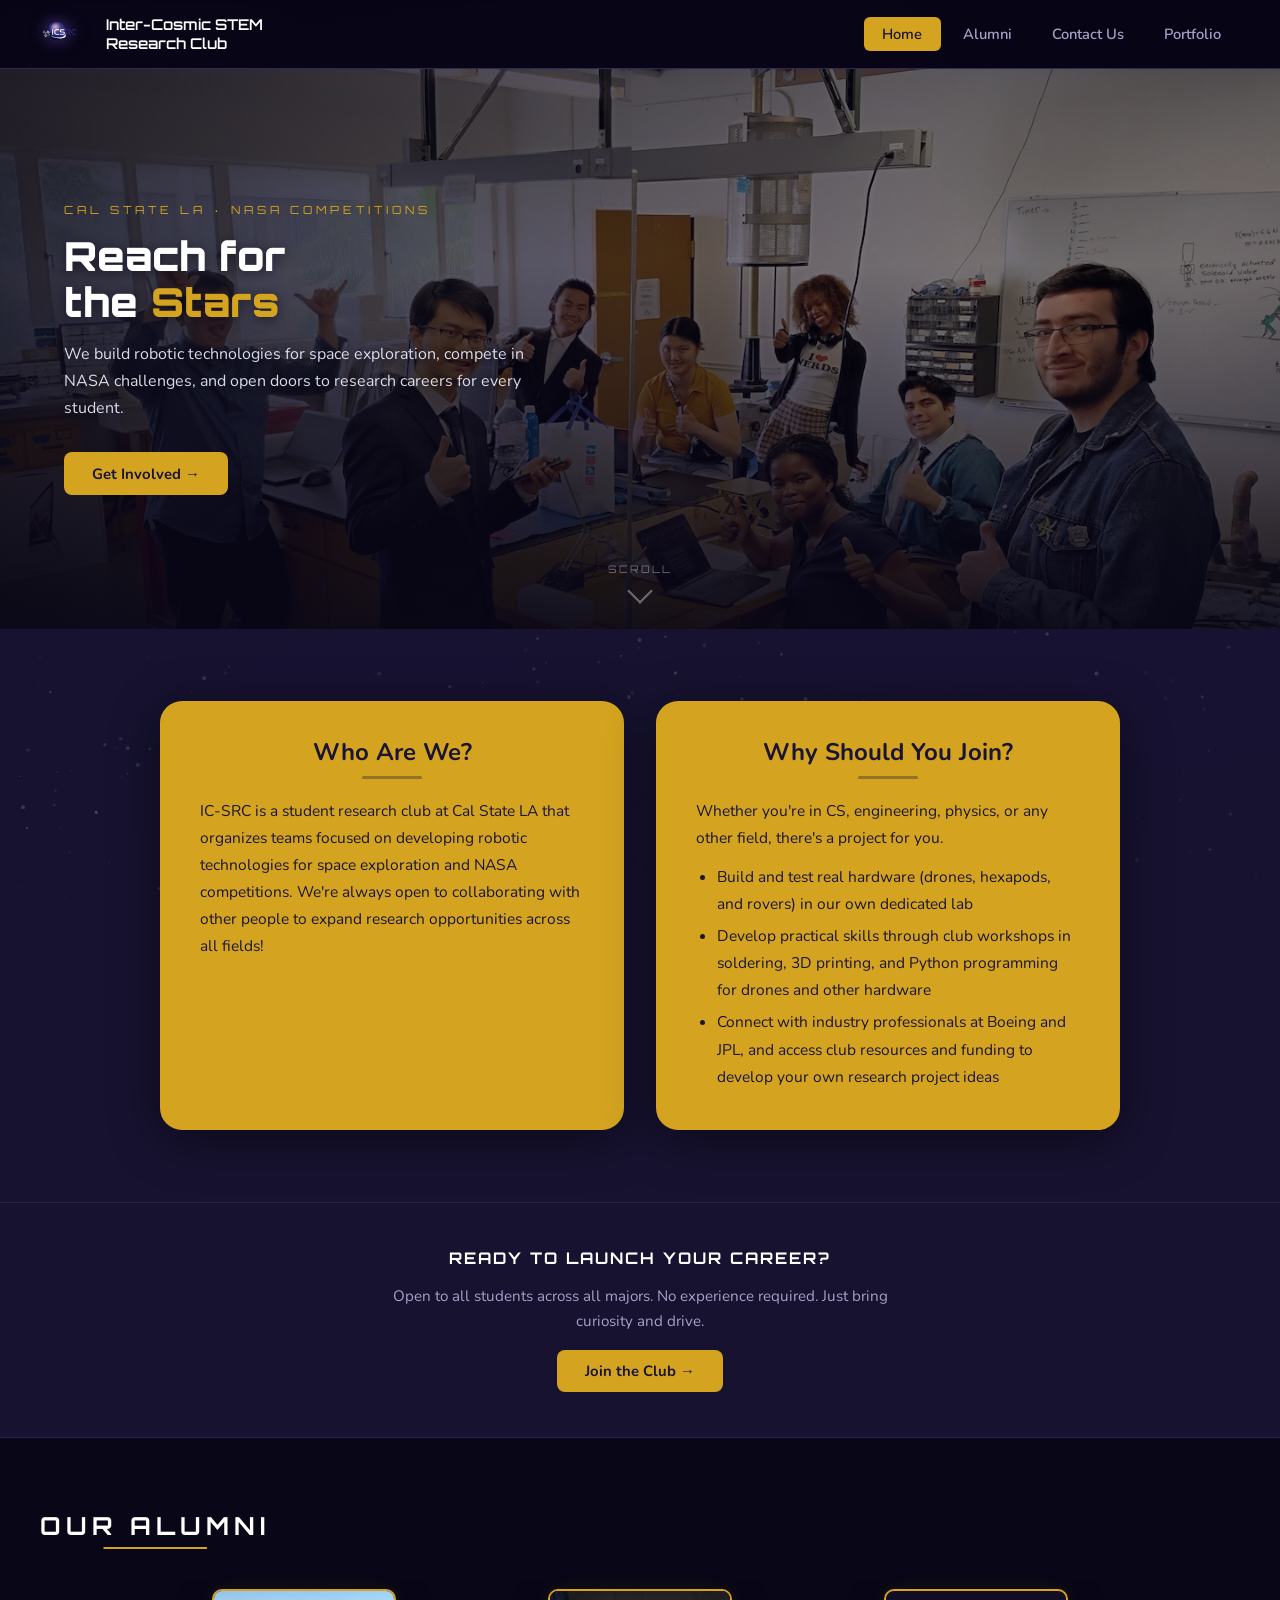
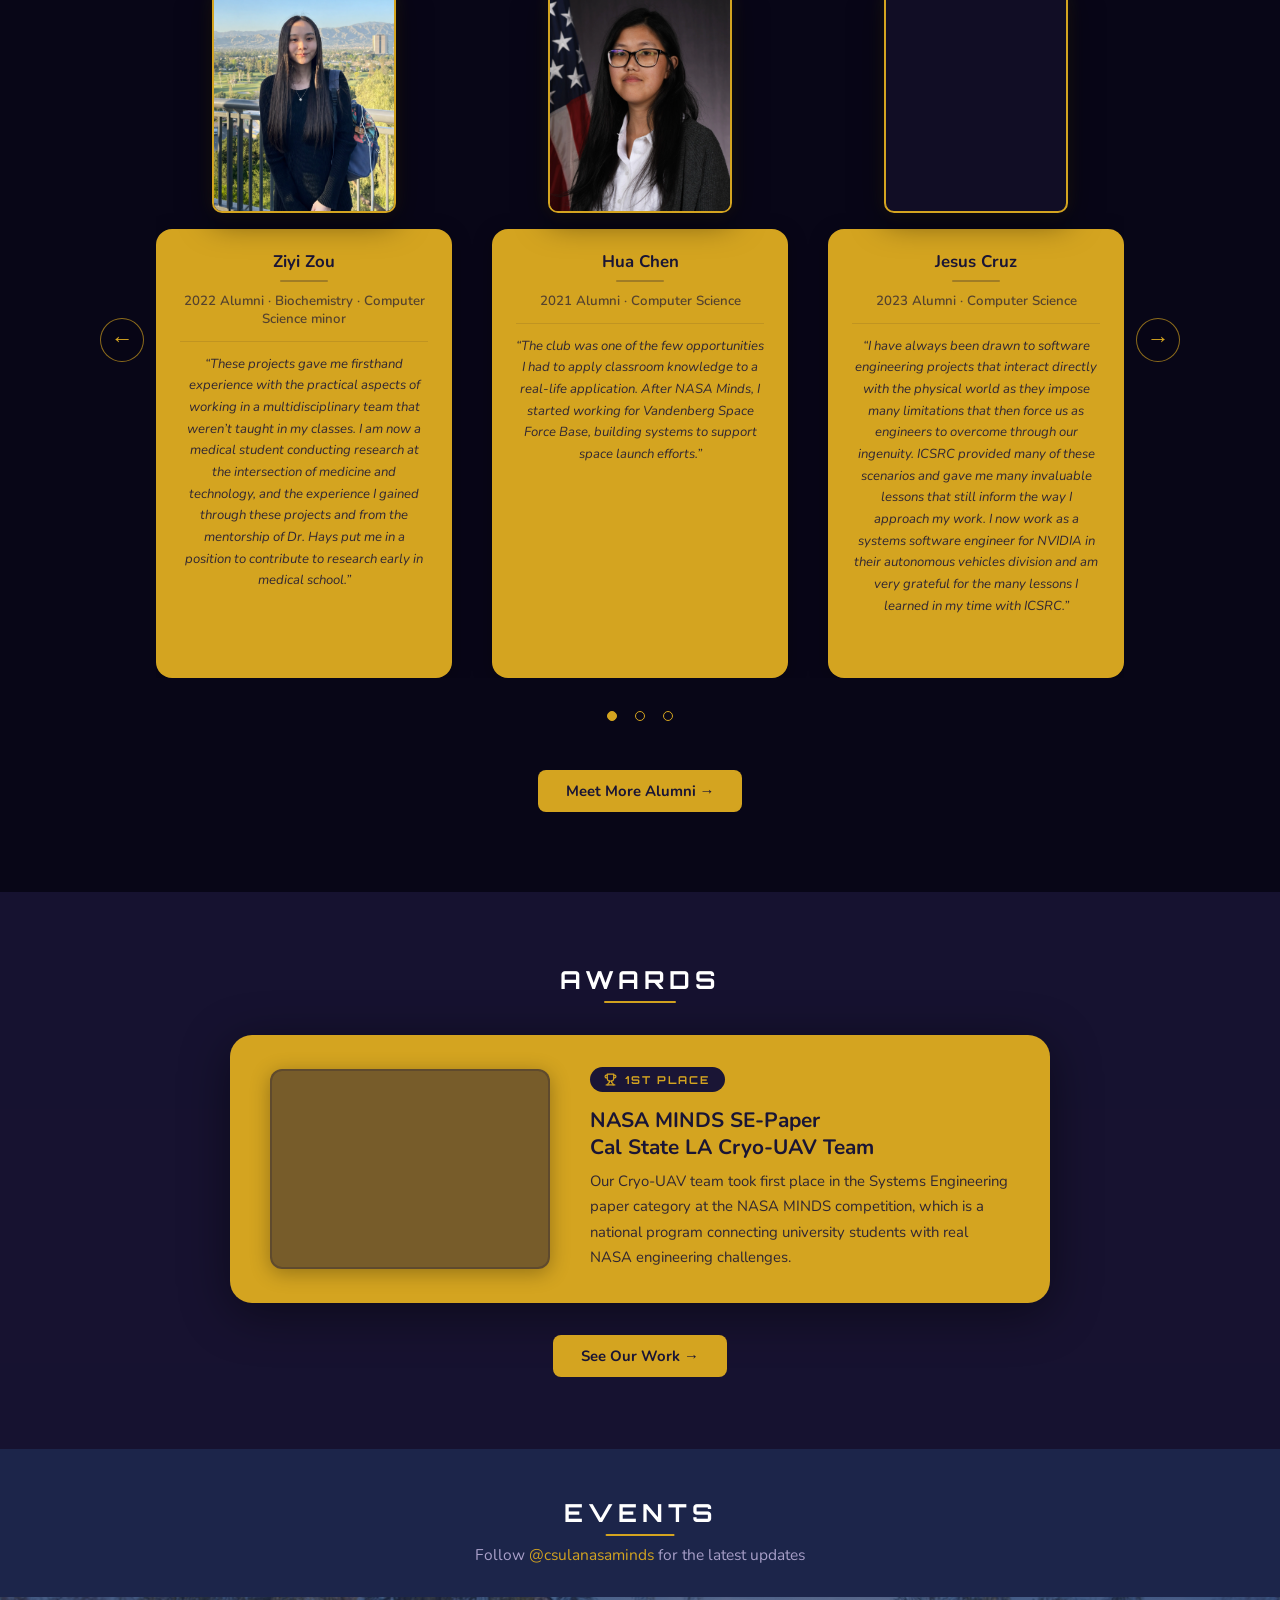
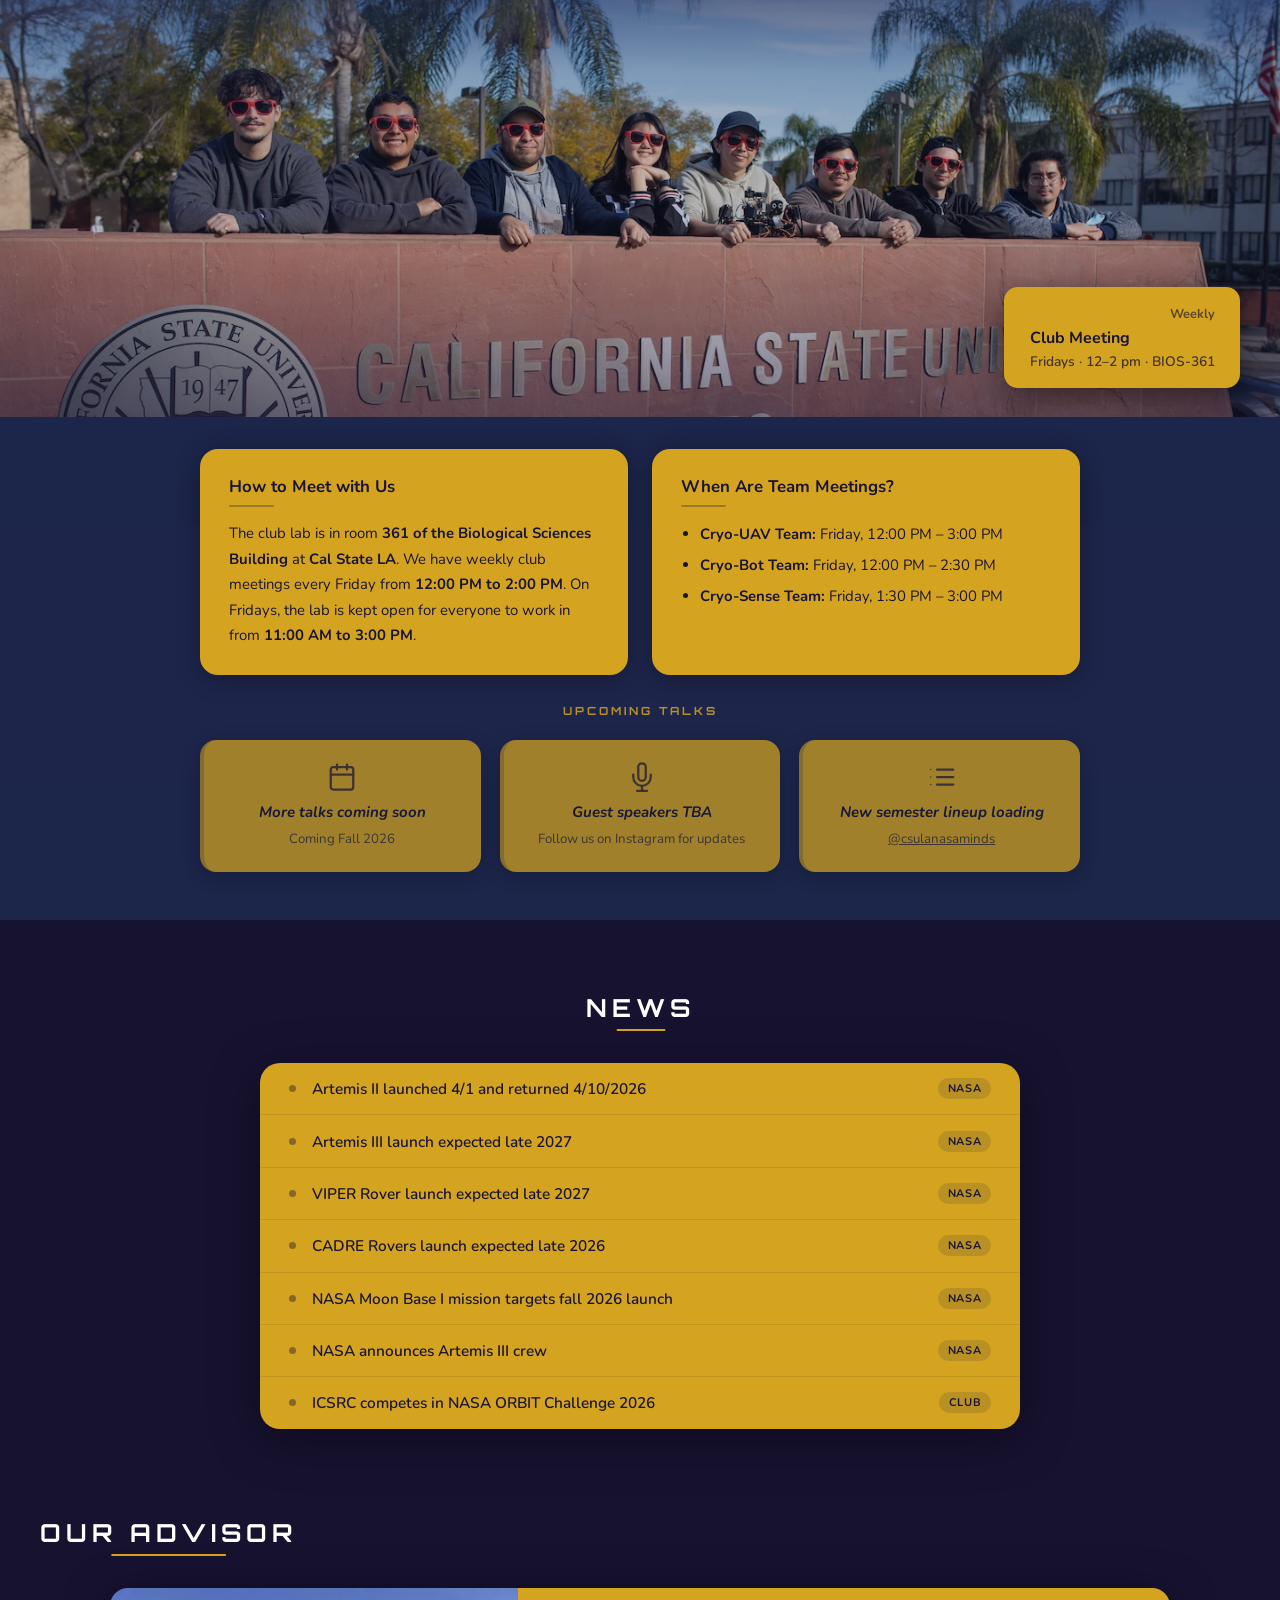
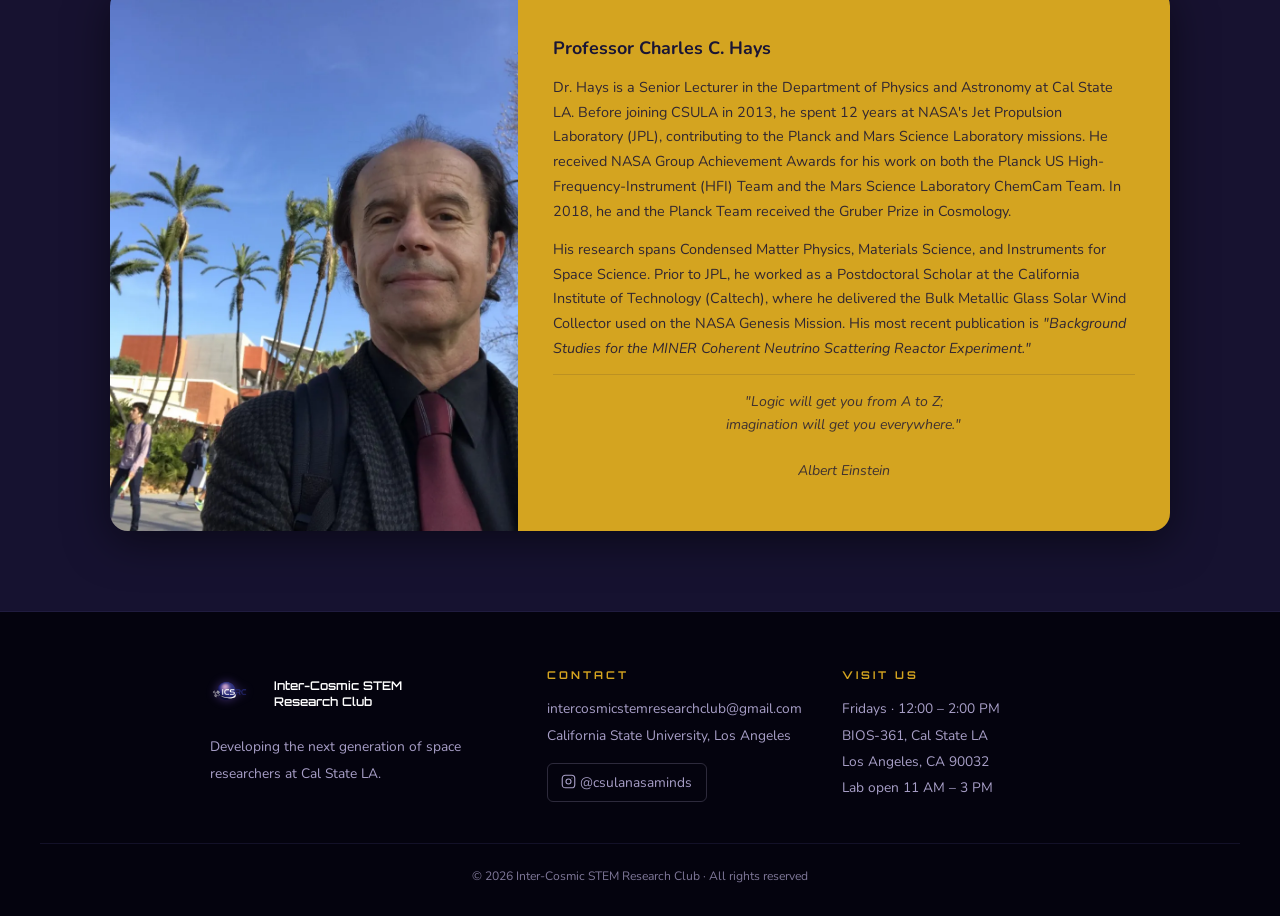
<file: index.html>
<!DOCTYPE html>
<html lang="en">
<head>
<meta charset="UTF-8">
<meta name="viewport" content="width=device-width, initial-scale=1.0">

<!-- Google tag (gtag.js) -->
<script async src="https://www.googletagmanager.com/gtag/js?id=G-5B4QP117YL"></script>
<script>
  window.dataLayer = window.dataLayer || [];
  function gtag(){dataLayer.push(arguments);}
  gtag('js', new Date());
  gtag('config', 'G-5B4QP117YL');
</script>
<meta name="description" content="Inter-Cosmic STEM Research Club (IC-SRC) at Cal State LA. We build robotic technologies for NASA competitions and open doors to research careers for students.">
<meta name="keywords" content="ICSRC, Inter-Cosmic STEM Research Club, Cal State LA, CSULA, California State University Los Angeles, NASA club, STEM club, robotics club, space club, drone club, NASA MINDS, NASA ORBIT, HuLC, undergraduate research, aerospace, engineering club, student organization">
<meta property="og:type" content="website">
<meta property="og:site_name" content="Inter-Cosmic STEM Research Club">
<meta property="og:title" content="Inter-Cosmic STEM Research Club (IC-SRC) – Cal State LA">
<meta property="og:description" content="We build robotic technologies for NASA competitions and open doors to research careers for every student at Cal State LA.">
<meta property="og:url" content="https://nasa-minds-icsrc.github.io/IC-SRC-Website/">
<meta property="og:image" content="https://nasa-minds-icsrc.github.io/IC-SRC-Website/images/hero-team.webp">
<meta name="twitter:card" content="summary_large_image">
<meta name="twitter:title" content="Inter-Cosmic STEM Research Club (IC-SRC) – Cal State LA">
<meta name="twitter:description" content="We build robotic technologies for NASA competitions and open doors to research careers for every student at Cal State LA.">
<meta name="twitter:image" content="https://nasa-minds-icsrc.github.io/IC-SRC-Website/images/hero-team.webp">
<link rel="canonical" href="https://nasa-minds-icsrc.github.io/IC-SRC-Website/">

<title>Inter-Cosmic STEM Research Club (IC-SRC) – Cal State LA</title>

<!-- Favicons (from your repo's favicon_io/ folder) -->
<link rel="apple-touch-icon" sizes="180x180" href="./favicon_io/apple-touch-icon.png">
<link rel="icon" type="image/png" sizes="192x192" href="./favicon_io/android-chrome-192x192.png">
<link rel="icon" type="image/png" sizes="32x32" href="./favicon_io/favicon-32x32.png">
<link rel="icon" type="image/png" sizes="16x16" href="./favicon_io/favicon-16x16.png">
<link rel="manifest" href="./favicon_io/site.webmanifest">

<link rel="preload" as="image"
  href="images/hero-team.webp"
  imagesrcset="images/hero-team-mobile.webp 828w, images/hero-team.webp 1440w"
  imagesizes="100vw"
  fetchpriority="high">
<link rel="preconnect" href="https://fonts.googleapis.com">
<link rel="preconnect" href="https://fonts.gstatic.com" crossorigin>
<link rel="preload" href="https://fonts.googleapis.com/css2?family=Orbitron:wght@400;600;700;900&family=Nunito:wght@300;400;600;700&display=swap" as="style" onload="this.onload=null;this.rel='stylesheet'">
<noscript><link rel="stylesheet" href="https://fonts.googleapis.com/css2?family=Orbitron:wght@400;600;700;900&family=Nunito:wght@300;400;600;700&display=swap"></noscript>

<link rel="icon" href="images/logo.webp" type="image/webp">
<link rel="stylesheet" href="shared.css">
<style>
/* —— STARFIELD —— */
#starfield {
  position: fixed;
  inset: 0;
  z-index: 0;
  pointer-events: none;
  will-change: transform;
}

.nebula {
  position: fixed;
  inset: 0;
  z-index: 0;
  pointer-events: none;
  background:
    radial-gradient(ellipse 65% 45% at 10% 25%, rgba(90,45,175,0.22) 0%, transparent 70%),
    radial-gradient(ellipse 55% 40% at 88% 65%, rgba(45,25,130,0.18) 0%, transparent 70%),
    radial-gradient(ellipse 45% 35% at 55% 10%, rgba(110,55,190,0.12) 0%, transparent 70%),
    radial-gradient(ellipse 35% 25% at 30% 80%, rgba(60,30,140,0.10) 0%, transparent 70%);
}

/* —— HERO —— */
.hero {
  position: relative;
  z-index: 1;
  width: 100%;
  height: 560px;
  overflow: hidden;
}

.hero-img {
  width: 100%;
  height: 100%;
  object-fit: cover;
  object-position: center 25%;
  display: block;
  opacity: 0.62;
  transition: transform 10s ease;
}
.hero:hover .hero-img { transform: scale(1.04); }

.hero-overlay {
  position: absolute;
  inset: 0;
  background:
    linear-gradient(to bottom, rgba(8,6,22,0.25) 0%, rgba(8,6,22,0.1) 35%, rgba(8,6,22,0.88) 100%),
    linear-gradient(to right, rgba(8,6,22,0.68) 0%, rgba(8,6,22,0.2) 55%, transparent 75%);
}

.hero-content {
  position: absolute;
  inset: 0;
  display: flex;
  flex-direction: column;
  justify-content: center;
  padding: 0 4rem;
  max-width: 680px;
}

.hero-eyebrow {
  font-family: 'Orbitron', monospace;
  font-size: 0.7rem;
  letter-spacing: 4px;
  color: var(--gold);
  text-transform: uppercase;
  margin-bottom: 1rem;
  opacity: 0;
  transform: translateY(16px);
  animation: fadeUp 0.8s 0.3s ease forwards;
}

.hero-title {
  font-family: 'Orbitron', monospace;
  font-size: 2.5rem;
  font-weight: 900;
  color: #fff;
  line-height: 1.15;
  margin-bottom: 1rem;
  opacity: 0;
  transform: translateY(20px);
  animation: fadeUp 0.8s 0.5s ease forwards;
  text-shadow: 0 2px 12px rgba(8,6,22,0.6);
}
.hero-title span { color: var(--gold); }

.hero-sub {
  font-size: 1rem;
  color: rgba(240,238,255,0.9);
  line-height: 1.68;
  max-width: 460px;
  margin-bottom: 1.9rem;
  opacity: 0;
  transform: translateY(20px);
  animation: fadeUp 0.8s 0.7s ease forwards;
  text-shadow: 0 1px 8px rgba(8,6,22,0.7);
}

.hero-cta {
  display: inline-flex;
  align-items: center;
  gap: 0.5rem;
  background: var(--gold);
  color: #1a1535;
  font-weight: 700;
  font-size: 0.93rem;
  padding: 0.72rem 1.75rem;
  border-radius: 8px;
  text-decoration: none;
  transition: background 0.2s, transform 0.15s;
  opacity: 0;
  animation: fadeUp 0.8s 0.9s ease forwards;
  width: fit-content;
}
.hero-cta:hover { background: var(--gold-hover); transform: translateY(-2px); }

.hero-scroll {
  position: absolute;
  bottom: 1.8rem;
  left: 50%;
  transform: translateX(-50%);
  display: flex;
  flex-direction: column;
  align-items: center;
  gap: 0.4rem;
  opacity: 0.38;
  animation: bounce 2s 1.5s ease-in-out infinite;
}
.hero-scroll span {
  font-family: 'Orbitron', monospace;
  font-size: 0.65rem;
  letter-spacing: 2px;
  color: #fff;
}
.hero-scroll-arrow {
  width: 18px;
  height: 18px;
  border-right: 2px solid #fff;
  border-bottom: 2px solid #fff;
  transform: rotate(45deg);
}

@keyframes fadeUp { to { opacity: 1; transform: translateY(0); } }
@keyframes bounce {
  0%, 100% { transform: translateX(-50%) translateY(0); }
  50% { transform: translateX(-50%) translateY(7px); }
}

/* —— SCROLL OFFSET FOR STICKY NAV —— */
section[id] { scroll-margin-top: 72px; }

/* —— SECTION WRAPPER —— */
.section-wrap { position: relative; z-index: 1; }
.section-wrap.navy  { background: var(--section-navy); }
.section-wrap.dark  { background: var(--section-dark); }
.section-wrap.slate { background: var(--section-slate); }

/* —— SECTION TITLE —— */
.section-title {
  font-family: 'Orbitron', monospace;
  font-size: 1.55rem;
  font-weight: 700;
  letter-spacing: 5px;
  color: #fff;
  display: inline-block;
  position: relative;
}
.section-title::after {
  content: '';
  position: absolute;
  bottom: -8px;
  left: 50%;
  transform: translateX(-50%);
  width: 45%;
  height: 2px;
  background: var(--gold);
  border-radius: 2px;
}

/* —— GOLD CARDS —— */
.info-section {
  padding: 4.5rem 2.5rem;
  display: flex;
  flex-direction: column;
  align-items: center;
  gap: 2rem;
}

/* Two-up layout for Who Are We / Why Join */
.info-pair {
  display: grid;
  grid-template-columns: 1fr 1fr;
  gap: 2rem;
  max-width: 960px;
  width: 100%;
  align-items: stretch;
}

.gold-card {
  background: var(--gold);
  border-radius: 22px;
  padding: 2.2rem 2.5rem;
  color: #1a1535;
  box-shadow: 0 10px 50px rgba(0,0,0,0.45);
}

.gold-card h2 {
  font-size: 1.5rem;
  font-weight: 700;
  color: #1a1535;
  margin-bottom: 0.3rem;
  text-align: center;
}

.card-divider {
  width: 60px;
  height: 3px;
  background: rgba(26,21,53,0.35);
  margin: 0.5rem auto 1.1rem;
  border-radius: 2px;
}

.gold-card p { font-size: 0.97rem; line-height: 1.75; color: #1a1535; }
.gold-card ul { padding-left: 1.3rem; }
.gold-card ul li { font-size: 0.97rem; line-height: 1.75; color: #1a1535; margin-bottom: 0.3rem; }

/* —— JOIN CTA BANNER —— */
.join-banner {
  padding: 2.8rem 2.5rem;
  display: flex;
  flex-direction: column;
  align-items: center;
  text-align: center;
  gap: 1rem;
  border-top: 1px solid rgba(106,95,192,0.2);
  border-bottom: 1px solid rgba(106,95,192,0.2);
}

.join-banner h3 {
  font-family: 'Orbitron', monospace;
  font-size: 1rem;
  font-weight: 700;
  letter-spacing: 2px;
  color: #fff;
}

.join-banner p { font-size: 0.95rem; color: var(--text-muted); max-width: 500px; line-height: 1.65; }

.btn-gold {
  display: inline-flex;
  align-items: center;
  gap: 0.5rem;
  background: var(--gold);
  color: #1a1535;
  font-weight: 700;
  font-size: 0.93rem;
  padding: 0.7rem 1.75rem;
  border-radius: 8px;
  text-decoration: none;
  transition: background 0.2s, transform 0.15s;
}
.btn-gold:hover { background: var(--gold-hover); transform: translateY(-2px); }

/* —— EVENTS —— */
.events-section { padding: 0; }
.events-header { text-align: center; padding: 3rem 2.5rem 2rem; }
.events-follow { font-size: 0.97rem; color: var(--text-muted); margin-top: 1rem; }
.events-follow a { color: var(--gold); text-decoration: none; }
.events-follow a:hover { text-decoration: underline; }

.events-photo {
  position: relative;
  width: 100%;
  height: 420px;
  overflow: hidden;
  margin-top: 0;
}
.events-photo img {
  width: 100%;
  height: 100%;
  object-fit: cover;
  object-position: center 22%;
  opacity: 0.75;
}
.events-photo-overlay {
  position: absolute;
  inset: 0;
  background:
    linear-gradient(to bottom, rgba(34,46,88,0.55) 0%, rgba(34,46,88,0.15) 18%, transparent 38%),
    linear-gradient(to bottom, transparent 60%, rgba(26,21,53,0.45) 100%);
}

.event-badge {
  position: absolute;
  bottom: 1.8rem;
  right: 2.5rem;
  background: var(--gold);
  border-radius: 14px;
  padding: 1.1rem 1.6rem;
  color: #1a1535;
  box-shadow: 0 8px 30px rgba(0,0,0,0.5);
}
.event-badge .event-date { font-size: 0.8rem; font-weight: 700; text-align: right; margin-bottom: 0.25rem; opacity: 0.65; }
.event-badge .event-name { font-size: 1rem; font-weight: 700; }
.event-badge .event-time { font-size: 0.86rem; font-weight: 600; margin-top: 0.2rem; opacity: 0.78; }

/* Meeting info cards (two-up) */
.meetings-grid {
  display: grid;
  grid-template-columns: 1fr 1fr;
  gap: 1.5rem;
  padding: 2rem 2.5rem 1.5rem;
  max-width: 960px;
  margin: 0 auto;
  width: 100%;
}

.meeting-card {
  background: var(--gold);
  border-radius: 18px;
  padding: 1.6rem 1.8rem;
  color: #1a1535;
  box-shadow: 0 4px 24px rgba(0,0,0,0.32);
}

.meeting-card h3 {
  font-size: 1.05rem;
  font-weight: 700;
  margin-bottom: 0.3rem;
  color: #1a1535;
}

.card-divider-sm {
  width: 45px;
  height: 2px;
  background: rgba(26,21,53,0.3);
  margin: 0.45rem 0 0.9rem;
  border-radius: 1px;
}

.meeting-card p { font-size: 0.93rem; line-height: 1.72; color: #1a1535; }

.meeting-card ul { padding-left: 1.2rem; }
.meeting-card ul li { font-size: 0.93rem; line-height: 1.75; color: #1a1535; margin-bottom: 0.3rem; }
.meeting-card ul li strong { font-weight: 700; }

/* Upcoming talks label */
.talks-label {
  text-align: center;
  padding: 0 2.5rem 1.2rem;
  max-width: 960px;
  margin: 0 auto;
  width: 100%;
}
.talks-label span {
  font-family: 'Orbitron', monospace;
  font-size: 0.7rem;
  font-weight: 700;
  letter-spacing: 3px;
  text-transform: uppercase;
  color: var(--gold);
  opacity: 0.85;
}

/* Upcoming talks cards */
.talks-row {
  display: grid;
  grid-template-columns: repeat(3, 1fr);
  gap: 1.2rem;
  padding: 0 2.5rem 3rem;
  max-width: 960px;
  margin: 0 auto;
  width: 100%;
}

.talk-card {
  background: var(--gold);
  border-radius: 16px;
  padding: 1.4rem 1.5rem;
  color: #1a1535;
  border-left: 4px solid rgba(26,21,53,0.2);
  box-shadow: 0 4px 20px rgba(0,0,0,0.3);
  transition: transform 0.22s, box-shadow 0.22s;
}
.talk-card:hover { transform: translateY(-5px); box-shadow: 0 12px 36px rgba(0,0,0,0.42); }
.talk-card .tc-date { font-weight: 700; font-size: 0.93rem; margin-bottom: 0.18rem; }
.talk-card .tc-time { font-size: 0.83rem; opacity: 0.72; margin-bottom: 0.12rem; }
.talk-card .tc-room { font-size: 0.83rem; opacity: 0.72; margin-bottom: 0.65rem; }
.talk-card .tc-title { font-weight: 700; font-size: 0.94rem; font-style: italic; border-top: 1px solid rgba(26,21,53,0.15); padding-top: 0.6rem; }

/* —— NEWS —— */
.news-section { padding: 4.5rem 2.5rem; text-align: center; }
.news-section .section-title { margin-bottom: 2.5rem; }

.news-container {
  max-width: 760px;
  margin: 0 auto;
  background: var(--gold);
  border-radius: 20px;
  overflow: hidden;
  box-shadow: 0 10px 50px rgba(0,0,0,0.4);
  /* Ensure scroll-reveal doesn't clip first row during animation */
  transform: translateZ(0);
}

.news-item {
  display: flex;
  align-items: center;
  gap: 1rem;
  padding: 0.95rem 1.8rem;
  border-bottom: 1px solid rgba(26,21,53,0.1);
  transition: background 0.15s;
  color: #1a1535;
  text-align: left;
}
.news-item:last-child { border-bottom: none; }
.news-item:hover { background: rgba(26,21,53,0.06); }
a.news-item { text-decoration: none; }
a.news-item:hover { background: rgba(26,21,53,0.1); }
.news-dot { width: 7px; height: 7px; border-radius: 50%; background: #1a1535; flex-shrink: 0; opacity: 0.42; }
.news-text { font-size: 0.96rem; font-weight: 600; flex: 1; }
.news-tag {
  font-size: 0.69rem; font-weight: 700; letter-spacing: 0.06em;
  text-transform: uppercase; padding: 3px 10px; border-radius: 20px;
  background: rgba(26,21,53,0.14); color: #1a1535; white-space: nowrap;
}

/* —— ACHIEVEMENT —— */
.achievement-section { padding: 4.5rem 2.5rem; text-align: center; }

.achievement-section .section-title { margin-bottom: 2.5rem; }

.achievement-card {
  max-width: 820px; margin: 0 auto;
  display: flex; gap: 2.5rem; align-items: center;
  background: var(--gold); border-radius: 22px;
  padding: 2rem 2.5rem;
  box-shadow: 0 10px 50px rgba(0,0,0,0.45);
}

.achievement-photo {
  width: 280px; min-width: 280px; height: 200px;
  border-radius: 12px; overflow: hidden;
  border: 2.5px solid rgba(26,21,53,0.25);
  box-shadow: 0 4px 20px rgba(0,0,0,0.3);
  flex-shrink: 0;
}
.achievement-photo img {
  width: 100%; height: 100%;
  object-fit: cover; object-position: center 30%; display: block;
}

.achievement-text { text-align: left; color: #1a1535; }

.achievement-badge {
  display: inline-flex; align-items: center; gap: 0.5rem;
  background: #1a1535; color: var(--gold);
  font-family: 'Orbitron', monospace;
  font-size: 0.68rem; font-weight: 700; letter-spacing: 2px;
  text-transform: uppercase; padding: 0.35rem 0.9rem;
  border-radius: 20px; margin-bottom: 0.9rem;
}

.achievement-text h3 {
  font-size: 1.3rem; font-weight: 700; color: #1a1535;
  margin-bottom: 0.5rem; line-height: 1.3;
}

.achievement-text p {
  font-size: 0.93rem; line-height: 1.72; color: #1a1535; opacity: 0.88;
}

@media (max-width: 760px) {
  .achievement-card { flex-direction: column; }
  .achievement-photo { width: 100%; min-width: unset; height: 220px; }
  .achievement-text { text-align: center; }
}

/* —— ALUMNI —— */
.alumni-section { padding: 4.5rem 2.5rem 5rem; }

.alumni-section .section-title { margin-bottom: 3rem; }

.alumni-section { padding: 4.5rem 2.5rem 5rem; }
.alumni-section .section-title { margin-bottom: 3rem; }
.alumni-carousel { position: relative; max-width: 1080px; margin: 0 auto; padding: 0 3.5rem; }
.alumni-carousel-viewport { overflow: hidden; margin-top: -8px; padding-top: 8px; transition: height 0.22s ease; }
.alumni-track { display: flex; align-items: flex-start; gap: 2.5rem; transition: transform 0.5s ease; }
.alumni-card { display: flex; flex: 0 0 calc((100% - 5rem) / 3); min-width: 0; flex-direction: column; align-items: center; gap: 1rem; transition: transform 0.22s; }
.alumni-card-placeholder { visibility: hidden; pointer-events: none; }
.alumni-coin-slot { position: relative; align-self: stretch; pointer-events: none; }
.alumni-coin {
  position: absolute; top: calc(224px + 0.5rem); left: 50%; width: min(204px, 86%); aspect-ratio: 1;
  padding: 0; border: 0; border-radius: 50%; background: transparent; cursor: pointer;
  perspective: 900px; pointer-events: auto; transform: translate(-50%, -50%);
}
.alumni-coin-inner { position: absolute; inset: 0; transition: transform 0.7s cubic-bezier(0.2, 0.72, 0.2, 1); transform-style: preserve-3d; }
.alumni-coin[aria-pressed="true"] .alumni-coin-inner { transform: rotateY(180deg); }
.alumni-coin-face {
  position: absolute; inset: 0; display: grid; overflow: hidden; place-items: center; border: 3px solid var(--gold);
  border-radius: 50%; backface-visibility: hidden; box-shadow: 0 10px 34px rgba(0,0,0,0.55), 0 0 26px rgba(212,164,32,0.24), inset 0 0 0 2px rgba(255,255,255,0.1);
}
.alumni-coin-front {
  background:
    radial-gradient(circle at 24% 25%, rgba(255,255,255,0.72) 0 1px, transparent 1.7px),
    radial-gradient(circle at 76% 29%, rgba(255,255,255,0.55) 0 1px, transparent 1.7px),
    radial-gradient(circle at 66% 76%, rgba(255,255,255,0.46) 0 1px, transparent 1.7px),
    radial-gradient(circle at 42% 54%, rgba(78,62,164,0.72), transparent 48%),
    #080616;
}
.alumni-coin-front img { position: absolute; top: 50%; left: 50%; width: 152%; height: auto; max-width: none; transform: translate(-50%, -46%); }
.alumni-coin-back { background: #080616; transform: rotateY(180deg); }
.alumni-coin-back img { position: absolute; top: 50%; left: 50%; width: 190%; height: auto; max-width: none; transform: translate(-53%, -65%); }
.alumni-coin:hover .alumni-coin-face { box-shadow: 0 12px 38px rgba(0,0,0,0.6), 0 0 32px rgba(212,164,32,0.4), inset 0 0 0 2px rgba(255,255,255,0.14); }
.alumni-coin:focus-visible { outline: 3px solid #fff; outline-offset: 5px; }
.alumni-card-clone .alumni-coin { pointer-events: none; }
.alumni-card:hover { transform: translateY(-5px); }
.alumni-coin-slot:hover { transform: none; }
a.alumni-card { text-decoration: none; color: inherit; }
.alumni-photo-wrap { width: 184px; height: 224px; border-radius: 10px; overflow: hidden; border: 2.5px solid var(--gold); box-shadow: 0 8px 32px rgba(0,0,0,0.55), 0 0 18px rgba(212,164,32,0.12); flex-shrink: 0; }
.alumni-photo-wrap img { width: 100%; height: 100%; object-fit: cover; object-position: center 15%; display: block; }
.alumni-photo-wrap img.alumni-photo-marisol { object-position: center 30%; transform: translateX(2%) scale(1.07); }
.alumni-info { background: var(--gold); border-radius: 16px; padding: 1.3rem 1.5rem; color: #1a1535; width: 100%; text-align: center; box-shadow: 0 4px 20px rgba(0,0,0,0.28); }
.alumni-info h3 { font-size: 1.05rem; font-weight: 700; margin-bottom: 0.15rem; }
.alumni-divider { width: 48px; height: 2px; background: rgba(26,21,53,0.28); margin: 0.45rem auto 0.65rem; border-radius: 1px; }
.alumni-meta { font-size: 0.83rem; font-weight: 600; opacity: 0.68; }
.alumni-quote { font-size: 0.82rem; line-height: 1.65; margin-top: 0.8rem; font-style: italic; border-top: 1px solid rgba(26,21,53,0.12); padding-top: 0.72rem; opacity: 0.88; }
.alumni-carousel-controls { display: flex; align-items: center; justify-content: center; margin-top: 1.5rem; }
.alumni-carousel-button { position: absolute; top: 48%; display: grid; place-items: center; width: 44px; height: 44px; padding: 0 0 2px; border: 1px solid rgba(212,164,32,0.65); border-radius: 50%; background: rgba(8,6,22,0.76); color: var(--gold); font-size: 1.4rem; line-height: 1; cursor: pointer; transform: translateY(-50%); transition: background 0.2s, color 0.2s; }
.alumni-previous { left: 0; }
.alumni-next { right: 0; }
.alumni-carousel-button:hover, .alumni-carousel-button:focus-visible { background: var(--gold); color: #1a1535; }
.alumni-carousel-dots { display: flex; gap: 0; }
.alumni-carousel-dot { display: grid; width: 28px; height: 28px; place-items: center; padding: 0; border: 0; background: transparent; cursor: pointer; }
.alumni-carousel-dot::before { width: 10px; height: 10px; border: 1px solid var(--gold); border-radius: 50%; background: transparent; content: ""; }
.alumni-carousel-dot.active::before { background: var(--gold); }
.alumni-carousel-dot:focus-visible { outline: 2px solid var(--gold); outline-offset: 1px; }
@media (min-width: 761px) {
  .alumni-card { align-self: stretch; }
  .alumni-info { flex: 1; }
}
/* —— ADVISOR —— */
.advisor-section { padding: 1rem 2.5rem 5rem; }

.advisor-section .section-title { margin-bottom: 2.5rem; }

a.advisor-split { color: inherit; text-decoration: none; }
.advisor-split {
  max-width: 1060px; margin: 0 auto;
  display: grid;
  grid-template-columns: 1fr 1.6fr;
  border-radius: 18px;
  overflow: hidden;
  box-shadow: 0 10px 44px rgba(0,0,0,0.5);
  min-height: 380px;
}

.advisor-photo-wrap {
  position: relative;
  min-height: 380px;
}
.advisor-photo-wrap img {
  position: absolute;
  inset: 0;
  width: 100%; height: 100%;
  object-fit: cover; object-position: 35% 15%; display: block;
}

.advisor-info {
  background: var(--gold); padding: 2.5rem 2.2rem;
  color: #1a1535;
  display: flex; flex-direction: column; justify-content: center;
}
.advisor-info h3 { font-size: 1.12rem; font-weight: 700; margin-bottom: 0.9rem; }
.advisor-info p { font-size: 0.9rem; line-height: 1.72; margin-bottom: 0.85rem; opacity: 0.88; }
.advisor-quote {
  font-style: italic; font-size: 0.88rem; line-height: 1.65;
  border-top: 1px solid rgba(26,21,53,0.16); padding-top: 0.9rem;
  text-align: center; opacity: 0.8;
}

.talk-card--soon {
  display: flex;
  flex-direction: column;
  align-items: center;
  justify-content: center;
  text-align: center;
  opacity: 0.72;
  cursor: default;
}
.talk-card--soon:hover { transform: none; box-shadow: 0 4px 20px rgba(0,0,0,0.3); }
.tc-soon-icon { width: 30px; height: 30px; margin-bottom: 0.6rem; opacity: 0.75; }

/* —— SKELETON SHIMMER & IMAGE FADE-IN —— */
@keyframes shimmer {
  0%   { transform: translateX(-100%); }
  100% { transform: translateX(100%); }
}

.achievement-photo,
.alumni-photo-wrap,
.advisor-photo-wrap {
  position: relative;
}

.achievement-photo img,
.alumni-photo-wrap img,
.advisor-photo-wrap img {
  position: relative;
}

.achievement-photo::before,
.alumni-photo-wrap::before,
.advisor-photo-wrap::before {
  content: '';
  position: absolute;
  inset: 0;
  background: linear-gradient(
    90deg,
    transparent 0%,
    rgba(100, 85, 180, 0.4) 50%,
    transparent 100%
  );
  animation: shimmer 1.6s infinite linear;
  border-radius: inherit;
  pointer-events: none;
  transition: opacity 0.4s ease;
}

.achievement-photo.img-loaded::before,
.alumni-photo-wrap.img-loaded::before,
.advisor-photo-wrap.img-loaded::before {
  opacity: 0;
  animation: none;
}

.hero { background: rgba(8, 6, 22, 0.95); }
.achievement-photo { background: rgba(26, 21, 53, 0.5); }
.alumni-photo-wrap { background: rgba(26, 21, 53, 0.5); }
.advisor-photo-wrap { background: rgba(26, 21, 53, 0.5); }
.events-photo { background: rgba(34, 46, 88, 0.6); }

.hero-img,
.events-photo img,
.achievement-photo img,
.alumni-photo-wrap img,
.advisor-photo-wrap img {
  opacity: 0;
  transition: opacity 0.5s ease, transform 10s ease;
}

.hero.img-loaded .hero-img         { opacity: 0.62; }
.events-photo.img-loaded img       { opacity: 0.75; }
.achievement-photo.img-loaded img  { opacity: 1; }
.alumni-photo-wrap.img-loaded img  { opacity: 1; }
.advisor-photo-wrap.img-loaded img { opacity: 1; }

/* —— RESPONSIVE —— */
@media (max-width: 760px) {
  .hero { height: 420px; }
  .hero-content { padding: 0 1.8rem; max-width: 100%; }
  .hero-title { font-size: 1.75rem; }
  .hero-scroll { display: none; }
  .info-pair { grid-template-columns: 1fr; }
  .meetings-grid { grid-template-columns: 1fr; }
  .talks-row { grid-template-columns: 1fr; }
  .alumni-section { padding: 3.5rem 1.25rem 4rem; }
  .alumni-carousel { padding: 0; }
  .alumni-card { flex-basis: 100%; }
  .alumni-coin-slot { display: none; }
  .alumni-carousel-controls { gap: 1rem; }
  .alumni-carousel-button { position: static; transform: none; }
  .alumni-carousel-dots { order: 2; }
  .alumni-previous { order: 1; }
  .alumni-next { order: 3; }
  .advisor-split { grid-template-columns: 1fr; }
  .advisor-photo-wrap { min-height: 260px; }
}

@media (prefers-reduced-motion: reduce) {
  .alumni-carousel-viewport,
  .alumni-track,
  .alumni-card,
  .alumni-carousel-button { transition: none; }
  .alumni-card:hover { transform: none; }
  .alumni-photo-wrap::before { animation: none; }
  .alumni-coin-inner { transition: none; }
}

</style>

<script type="application/ld+json">
{
  "@context": "https://schema.org",
  "@graph": [
    {
      "@type": "EducationalOrganization",
      "@id": "https://nasa-minds-icsrc.github.io/IC-SRC-Website/#organization",
      "name": "Inter-Cosmic STEM Research Club",
      "alternateName": ["ICSRC", "IC-SRC"],
      "description": "Student research club at California State University, Los Angeles that develops robotic technologies for NASA competitions including drone swarms, rovers, and sensor systems, and opens doors to research careers for every student.",
      "url": "https://nasa-minds-icsrc.github.io/IC-SRC-Website/",
      "logo": {
        "@type": "ImageObject",
        "url": "https://nasa-minds-icsrc.github.io/IC-SRC-Website/images/logo.webp"
      },
      "image": "https://nasa-minds-icsrc.github.io/IC-SRC-Website/images/hero-team.webp",
      "email": "intercosmicstemresearchclub@gmail.com",
      "address": {
        "@type": "PostalAddress",
        "streetAddress": "5151 State University Dr, BIOS-361",
        "addressLocality": "Los Angeles",
        "addressRegion": "CA",
        "postalCode": "90032",
        "addressCountry": "US"
      },
      "sameAs": [
        "https://www.instagram.com/csulanasaminds/",
        "https://github.com/Nasa-Minds-ICSRC"
      ],
      "memberOf": {
        "@type": "CollegeOrUniversity",
        "name": "California State University, Los Angeles",
        "alternateName": ["Cal State LA", "CSULA"],
        "url": "https://www.calstatela.edu/"
      },
      "award": "1st Place, NASA MINDS Systems Engineering Paper, Cal State LA Cryo-UAV Team",
      "knowsAbout": [
        "Robotics", "Space Exploration", "NASA Competitions",
        "STEM Research", "Drone Technology", "Systems Engineering",
        "Undergraduate Research", "Aerospace Engineering"
      ]
    },
    {
      "@type": "WebSite",
      "@id": "https://nasa-minds-icsrc.github.io/IC-SRC-Website/#website",
      "url": "https://nasa-minds-icsrc.github.io/IC-SRC-Website/",
      "name": "Inter-Cosmic STEM Research Club",
      "publisher": {
        "@id": "https://nasa-minds-icsrc.github.io/IC-SRC-Website/#organization"
      }
    },
    {
      "@type": "Event",
      "name": "ICSRC Weekly Club Meeting",
      "description": "Weekly open club meeting for all students. Teams work on active NASA competition projects: drone swarms (Cryo-UAV), rovers (Cryo-Bot), and sensor systems (Cryo-Sense). No experience required.",
      "startDate": "2026-08-28T12:00:00-07:00",
      "endDate": "2026-08-28T14:00:00-07:00",
      "image": "https://nasa-minds-icsrc.github.io/IC-SRC-Website/images/hero-team.webp",
      "organizer": {
        "@id": "https://nasa-minds-icsrc.github.io/IC-SRC-Website/#organization"
      },
      "location": {
        "@type": "Place",
        "name": "Biological Sciences Building, Room 361 (BIOS-361), Cal State LA",
        "address": {
          "@type": "PostalAddress",
          "streetAddress": "5151 State University Dr",
          "addressLocality": "Los Angeles",
          "addressRegion": "CA",
          "postalCode": "90032",
          "addressCountry": "US"
        }
      },
      "eventSchedule": {
        "@type": "Schedule",
        "byDay": "https://schema.org/Friday",
        "startTime": "12:00:00",
        "endTime": "14:00:00",
        "scheduleTimezone": "America/Los_Angeles",
        "repeatFrequency": "P1W"
      },
      "eventAttendanceMode": "https://schema.org/OfflineEventAttendanceMode",
      "eventStatus": "https://schema.org/EventScheduled",
      "isAccessibleForFree": true,
      "url": "https://nasa-minds-icsrc.github.io/IC-SRC-Website/#events"
    }
  ]
}
</script>
<script type="application/ld+json">
{
  "@context": "https://schema.org",
  "@type": "StudentGroup",
  "name": "Inter-Cosmic STEM Research Club",
  "alternateName": ["IC-SRC", "ICSRC"],
  "url": "https://nasa-minds-icsrc.github.io/IC-SRC-Website/",
  "description": "IC-SRC is a student research club at Cal State LA that organizes teams focused on developing robotic technologies for space exploration and NASA competitions.",
  "email": "intercosmicstemresearchclub@gmail.com",
  "parentOrganization": {
    "@type": "CollegeOrUniversity",
    "name": "California State University, Los Angeles",
    "alternateName": ["Cal State LA", "CSULA"],
    "url": "https://www.calstatela.edu/"
  },
  "logo": "https://nasa-minds-icsrc.github.io/IC-SRC-Website/images/logo.webp",
  "sameAs": [
    "https://www.instagram.com/icsrc.csula/"
  ]
}
</script>
</head>
<body>

<canvas id="starfield"></canvas>
<div class="nebula"></div>

<!-- —— NAV —— -->
<nav>
  <a href="#home" class="nav-logo">
    <!-- Using your real logo from the repo -->
    <img
      class="nav-logo-img"
      src="images/logo.webp"
      alt="ICSRC Logo"
    />
    <span class="nav-title">Inter-Cosmic STEM<br>Research Club</span>
  </a>
  <div class="nav-links">
    <a href="#home" class="active">Home</a>
    <a href="alumni.html">Alumni</a>
    <a href="contact.html">Contact Us</a>
    <a href="portfolio.html">Portfolio</a>
  </div>

</nav>

<main>

<!-- —— HERO —— -->
<section id="home" class="hero">
  <!-- Your real club photo from the repo -->
  <img
    class="hero-img"
    src="images/hero-team.webp"
    srcset="images/hero-team-mobile.webp 828w, images/hero-team.webp 1440w"
    sizes="100vw"
    alt="ICSRC club members in the lab."
    loading="eager"
    decoding="async"
  />
  <div class="hero-overlay"></div>
  <div class="hero-content">
    <p class="hero-eyebrow">Cal State LA · NASA Competitions</p>
    <h1 class="hero-title">Reach for<br>the <span>Stars</span></h1>
    <p class="hero-sub">We build robotic technologies for space exploration, compete in NASA challenges, and open doors to research careers for every student.</p>
    <a href="contact.html" class="hero-cta">Get Involved →</a>
  </div>
  <div class="hero-scroll">
    <span>SCROLL</span>
    <div class="hero-scroll-arrow"></div>
  </div>
</section>

<!-- —— WHO ARE WE / WHY JOIN —— -->
<section class="section-wrap navy">
  <div class="info-section">
    <div class="info-pair reveal">
      <div class="gold-card">
        <h2>Who Are We?</h2>
        <div class="card-divider"></div>
        <p>IC-SRC is a student research club at Cal State LA that organizes teams focused on developing robotic technologies for space exploration and NASA competitions. We're always open to collaborating with other people to expand research opportunities across all fields!</p>
      </div>
      <div class="gold-card">
        <h2>Why Should You Join?</h2>
        <div class="card-divider"></div>
        <p style="margin-bottom:0.75rem;">Whether you're in CS, engineering, physics, or any other field, there's a project for you.</p>
        <ul>
          <li>Build and test real hardware (drones, hexapods, and rovers) in our own dedicated lab</li>
          <li>Develop practical skills through club workshops in soldering, 3D printing, and Python programming for drones and other hardware</li>
          <li>Connect with industry professionals at Boeing and JPL, and access club resources and funding to develop your own research project ideas</li>
        </ul>
      </div>
    </div>
  </div>

  <!-- JOIN CTA -->
  <div class="join-banner reveal">
    <h3>READY TO LAUNCH YOUR CAREER?</h3>
    <p>Open to all students across all majors. No experience required. Just bring curiosity and drive.</p>
    <a href="contact.html" class="btn-gold">Join the Club →</a>
  </div>
</section>

<!-- —— ALUMNI SUCCESS —— -->
<section class="section-wrap dark" id="alumni">
  <div class="alumni-section">
    <h2 class="section-title reveal">OUR ALUMNI</h2>
    <div class="alumni-carousel reveal" aria-label="Alumni profiles">
      <div class="alumni-carousel-viewport"><div class="alumni-track">
        <a class="alumni-card" href="https://www.linkedin.com/in/david-san-648979139/" target="_blank" rel="noopener"><div class="alumni-photo-wrap"><img src="images/alumni-david-san.webp" loading="lazy" decoding="async" alt="Portrait of David San"></div><div class="alumni-info"><h3>David San</h3><div class="alumni-divider"></div><div class="alumni-meta">2020 Alumni &middot; Computer Science</div><div class="alumni-quote">&ldquo;As someone who was mostly studying computer science, I appreciated the opportunity to work alongside mechanical engineering students and learn what other ECST majors were doing. Toward the end of the pandemic, I enjoyed passing down what I had learned to newer members. I now work at JPL as a web developer, primarily working on backend bugs, APIs, and database changes.&rdquo;</div></div></a>
        <a class="alumni-card" href="https://www.linkedin.com/in/sophia-sherzai-29488a234/" target="_blank" rel="noopener"><div class="alumni-photo-wrap"><img src="images/alumni-sophia-sherzai.webp" loading="lazy" decoding="async" alt="Portrait of Sophia Sherzai"></div><div class="alumni-info"><h3>Sophia Sherzai</h3><div class="alumni-divider"></div><div class="alumni-meta">2025 Alumni &middot; Electrical Engineering / Biomedical Engineering</div><div class="alumni-quote">&ldquo;The club was my first time applying engineering in a real group setting outside of the classroom. It ignited my passion for the field, taught me how to work with a team, and opened doors I hadn't expected. Dr. Hays was supportive well beyond just the competition. After NASA MINDS, opportunities started opening up. Now I'm at Harvard MGH doing neurotechnology research on epilepsy and neural stimulation.&rdquo;</div></div></a>
        <article class="alumni-card"><div class="alumni-photo-wrap"><img src="images/alumni-david-camacho.webp" loading="lazy" decoding="async" alt="Portrait of David Camacho"></div><div class="alumni-info"><h3>David Camacho</h3><div class="alumni-divider"></div><div class="alumni-meta">2021 Alumni &middot; Computer Science</div><div class="alumni-quote">&ldquo;Unlike other group projects I was part of, ICSRC gave me real opportunities to contribute and help others grow. I built skills in leadership, systems engineering, and programming robots with Python that I still use today. The influence of Dr. Hays and my teammates is hard to put into words. I would not be where I am today without NASA MINDS. Now I work as an associate software engineer with this project still on my resume and portfolio.&rdquo;</div></div></article>
        <a class="alumni-card" href="https://www.linkedin.com/in/ziyizou6402895/" target="_blank" rel="noopener"><div class="alumni-photo-wrap"><img src="images/alumni-ziyi-zou.webp" loading="lazy" decoding="async" alt="Portrait of Ziyi Zou"></div><div class="alumni-info"><h3>Ziyi Zou</h3><div class="alumni-divider"></div><div class="alumni-meta">2022 Alumni &middot; Biochemistry &middot; Computer Science minor</div><div class="alumni-quote">&ldquo;These projects gave me firsthand experience with the practical aspects of working in a multidisciplinary team that weren’t taught in my classes. I am now a medical student conducting research at the intersection of medicine and technology, and the experience I gained through these projects and from the mentorship of Dr. Hays put me in a position to contribute to research early in medical school.&rdquo;</div></div></a>
        <a class="alumni-card" href="https://www.linkedin.com/in/hchen63/" target="_blank" rel="noopener"><div class="alumni-photo-wrap"><img src="images/alumni-hua-chen.webp" loading="lazy" decoding="async" alt="Portrait of Hua Chen"></div><div class="alumni-info"><h3>Hua Chen</h3><div class="alumni-divider"></div><div class="alumni-meta">2021 Alumni &middot; Computer Science</div><div class="alumni-quote">&ldquo;The club was one of the few opportunities I had to apply classroom knowledge to a real-life application. After NASA Minds, I started working for Vandenberg Space Force Base, building systems to support space launch efforts.&rdquo;</div></div></a>
        <a class="alumni-card" href="https://www.linkedin.com/in/j-cruz-447729225" target="_blank" rel="noopener"><div class="alumni-photo-wrap"><img src="images/alumni-jesus-cruz.jpg" loading="lazy" decoding="async" alt="Portrait of Jesus Cruz"></div><div class="alumni-info"><h3>Jesus Cruz</h3><div class="alumni-divider"></div><div class="alumni-meta">2023 Alumni &middot; Computer Science</div><div class="alumni-quote">&ldquo;I have always been drawn to software engineering projects that interact directly with the physical world as they impose many limitations that then force us as engineers to overcome through our ingenuity. ICSRC provided many of these scenarios and gave me many invaluable lessons that still inform the way I approach my work. I now work as a systems software engineer for NVIDIA in their autonomous vehicles division and am very grateful for the many lessons I learned in my time with ICSRC.&rdquo;</div></div></a>
        <a class="alumni-card" href="https://www.linkedin.com/in/marian-gomez-cs" target="_blank" rel="noopener"><div class="alumni-photo-wrap"><img src="images/alumni-marian-gomez.webp" loading="lazy" decoding="async" alt="Portrait of Marian Gomez"></div><div class="alumni-info"><h3>Marian Gomez</h3><div class="alumni-divider"></div><div class="alumni-meta">Class of 2023 &middot; Computer Science</div><div class="alumni-quote">&ldquo;ICSRC was my true introduction to robotics and engineering. I spent countless hours tinkering with Arduinos, servos, and sensors, and what started as a way to fill that gap eventually became one of my genuine hobbies. Funny enough, I&rsquo;ve since become a competitive robotics coach for three different teams. When I&rsquo;m not coaching, I work as a database administrator for several nonprofits.&rdquo;</div></div></a>
        <a class="alumni-card" href="https://www.linkedin.com/in/marisolhn/" target="_blank" rel="noopener"><div class="alumni-photo-wrap"><img class="alumni-photo-marisol" src="images/alumni-marisol-hernandez-nieblas.webp" loading="lazy" decoding="async" alt="Portrait of Marisol Hernandez Nieblas"></div><div class="alumni-info"><h3>Marisol Hernandez Nieblas</h3><div class="alumni-divider"></div><div class="alumni-meta">2022 Alumni &middot; Business Administration &middot; International Business</div><div class="alumni-quote">&ldquo;The club was a great experience and a stepping stone for me into the aerospace industry. I learned and worked alongside students from diverse backgrounds and disciplines, which was something I hadn&rsquo;t done outside of working with my business peers. I learned how to apply my business knowledge to the aerospace industry, whether through supply chain or marketing. I currently work as a Buyer at Vast Space, where I support the procurement of flight hardware and manage supplier relationships and performance.&rdquo;</div></div></a>
      </div></div>
      <div class="alumni-carousel-controls"><button class="alumni-carousel-button alumni-previous" type="button" aria-label="Show previous alumni">&larr;</button><div class="alumni-carousel-dots" aria-label="Alumni carousel pages"></div><button class="alumni-carousel-button alumni-next" type="button" aria-label="Show next alumni">&rarr;</button></div>
    </div>
    <div style="text-align:center; margin-top:2.5rem;" class="reveal"><a href="alumni.html" class="btn-gold">Meet More Alumni &rarr;</a></div>
  </div>
</section><section class="section-wrap navy">
  <div class="achievement-section">
    <h2 class="section-title reveal">AWARDS</h2>
    <div class="achievement-card reveal reveal-delay-1">
      <div class="achievement-photo">
        <img
          src="images/nasa-minds-award.webp"
          loading="lazy" decoding="async"
          alt="Cal State LA Cryo-UAV Team celebrating 1st Place at NASA MINDS"
        />
      </div>
      <div class="achievement-text">
        <div class="achievement-badge">
          <svg aria-hidden="true" width="13" height="13" viewBox="0 0 24 24" fill="none" stroke="currentColor" stroke-width="2.2" stroke-linecap="round" stroke-linejoin="round">
            <path d="M6 9H4.5a2.5 2.5 0 0 1 0-5H6"/><path d="M18 9h1.5a2.5 2.5 0 0 0 0-5H18"/><path d="M4 22h16"/><path d="M10 14.66V17c0 .55-.47.98-.97 1.21C7.85 18.75 7 20.24 7 22"/><path d="M14 14.66V17c0 .55.47.98.97 1.21C16.15 18.75 17 20.24 17 22"/><path d="M18 2H6v7a6 6 0 0 0 12 0V2z"/>
          </svg>
          1st Place
        </div>
        <h3>NASA MINDS SE-Paper<br>Cal State LA Cryo-UAV Team</h3>
        <p>Our Cryo-UAV team took first place in the Systems Engineering paper category at the NASA MINDS competition, which is a national program connecting university students with real NASA engineering challenges.</p>
      </div>
    </div>
    <div style="text-align:center; margin-top:2rem;" class="reveal">
      <a href="portfolio.html" class="btn-gold">See Our Work →</a>
    </div>
  </div>
</section>

<!-- —— EVENTS —— -->
<section class="section-wrap slate" id="events">
  <div class="events-section">
    <div class="events-header reveal">
      <h2 class="section-title">EVENTS</h2>
      <p class="events-follow">Follow <a href="https://www.instagram.com/csulanasaminds/" target="_blank" rel="noopener">@csulanasaminds</a> for the latest updates</p>
    </div>

    <!-- Your real CSULA photo from the repo -->
    <div class="events-photo">
      <img
        src="images/campus-sign.webp"
        srcset="images/campus-sign-mobile.webp 828w, images/campus-sign.webp 1440w"
        sizes="100vw"
        alt="Club members at California State University, Los Angeles."
        loading="lazy"
        decoding="async"
      />
      <div class="events-photo-overlay"></div>
      <div class="event-badge reveal">
        <div class="event-date">Weekly</div>
        <div class="event-name">Club Meeting</div>
        <div class="event-time">Fridays · 12–2 pm · BIOS-361</div>
      </div>
    </div>

    <!-- How to Meet / Team Meetings -->
    <div class="meetings-grid reveal">
      <div class="meeting-card">
        <h3>How to Meet with Us</h3>
        <div class="card-divider-sm"></div>
        <p>The club lab is in room <strong>361 of the Biological Sciences Building</strong> at <strong>Cal State LA</strong>. We have weekly club meetings every Friday from <strong>12:00 PM to 2:00 PM</strong>. On Fridays, the lab is kept open for everyone to work in from <strong>11:00 AM to 3:00 PM</strong>.</p>
      </div>
      <div class="meeting-card">
        <h3>When Are Team Meetings?</h3>
        <div class="card-divider-sm"></div>
        <ul>
          <li><strong>Cryo-UAV Team:</strong> Friday, 12:00 PM – 3:00 PM</li>
          <li><strong>Cryo-Bot Team:</strong> Friday, 12:00 PM – 2:30 PM</li>
          <li><strong>Cryo-Sense Team:</strong> Friday, 1:30 PM – 3:00 PM</li>
        </ul>
      </div>
    </div>

    <!-- Upcoming talks label -->
    <div class="talks-label reveal">
      <span>Upcoming Talks</span>
    </div>

    <!-- Upcoming talks -->
    <div class="talks-row reveal reveal-delay-1">
      <div class="talk-card talk-card--soon">
        <svg class="tc-soon-icon" aria-hidden="true" viewBox="0 0 24 24" fill="none" stroke="currentColor" stroke-width="1.8" stroke-linecap="round" stroke-linejoin="round">
          <rect x="3" y="4" width="18" height="18" rx="2"/><line x1="16" y1="2" x2="16" y2="6"/><line x1="8" y1="2" x2="8" y2="6"/><line x1="3" y1="10" x2="21" y2="10"/>
        </svg>
        <div class="tc-title" style="border-top:none; padding-top:0;">More talks coming soon</div>
        <div class="tc-time" style="margin-top:0.5rem;">Coming Fall 2026</div>
      </div>
      <div class="talk-card talk-card--soon">
        <svg class="tc-soon-icon" aria-hidden="true" viewBox="0 0 24 24" fill="none" stroke="currentColor" stroke-width="1.8" stroke-linecap="round" stroke-linejoin="round">
          <path d="M12 1a3 3 0 0 0-3 3v8a3 3 0 0 0 6 0V4a3 3 0 0 0-3-3z"/><path d="M19 10v2a7 7 0 0 1-14 0v-2"/><line x1="12" y1="19" x2="12" y2="23"/><line x1="8" y1="23" x2="16" y2="23"/>
        </svg>
        <div class="tc-title" style="border-top:none; padding-top:0;">Guest speakers TBA</div>
        <div class="tc-time" style="margin-top:0.5rem;">Follow us on Instagram for updates</div>
      </div>
      <div class="talk-card talk-card--soon">
        <svg class="tc-soon-icon" aria-hidden="true" viewBox="0 0 24 24" fill="none" stroke="currentColor" stroke-width="1.8" stroke-linecap="round" stroke-linejoin="round">
          <line x1="8" y1="6" x2="21" y2="6"/><line x1="8" y1="12" x2="21" y2="12"/><line x1="8" y1="18" x2="21" y2="18"/><circle cx="3" cy="6" r="0.6" fill="currentColor" stroke="none"/><circle cx="3" cy="12" r="0.6" fill="currentColor" stroke="none"/><circle cx="3" cy="18" r="0.6" fill="currentColor" stroke="none"/>
        </svg>
        <div class="tc-title" style="border-top:none; padding-top:0;">New semester lineup loading</div>
        <div class="tc-time" style="margin-top:0.5rem;"><a href="https://www.instagram.com/csulanasaminds/" target="_blank" rel="noopener" style="color:inherit; text-decoration:underline;">@csulanasaminds</a></div>
      </div>
    </div>
  </div>
</section>

<!-- —— NEWS —— -->
<section class="section-wrap navy">
  <div class="news-section">
    <h2 class="section-title reveal">NEWS</h2>
    <div class="news-container reveal reveal-delay-1">
      <a class="news-item" href="https://www.nasa.gov/mission/artemis-ii/" target="_blank" rel="noopener"><div class="news-dot"></div><span class="news-text">Artemis II launched 4/1 and returned 4/10/2026</span><span class="news-tag">NASA</span></a>
      <a class="news-item" href="https://en.wikipedia.org/wiki/Artemis_III" target="_blank" rel="noopener"><div class="news-dot"></div><span class="news-text">Artemis III launch expected late 2027</span><span class="news-tag">NASA</span></a>
      <a class="news-item" href="https://science.nasa.gov/mission/viper/" target="_blank" rel="noopener"><div class="news-dot"></div><span class="news-text">VIPER Rover launch expected late 2027</span><span class="news-tag">NASA</span></a>
      <a class="news-item" href="https://www.jpl.nasa.gov/missions/cadre/" target="_blank" rel="noopener"><div class="news-dot"></div><span class="news-text">CADRE Rovers launch expected late 2026</span><span class="news-tag">NASA</span></a>
      <a class="news-item" href="https://www.nasa.gov/news-release/nasa-provides-update-on-moon-base-rovers-landers-missions/" target="_blank" rel="noopener"><div class="news-dot"></div><span class="news-text">NASA Moon Base I mission targets fall 2026 launch</span><span class="news-tag">NASA</span></a>
      <a class="news-item" href="https://www.nasa.gov/mission/artemis-iii/" target="_blank" rel="noopener"><div class="news-dot"></div><span class="news-text">NASA announces Artemis III crew</span><span class="news-tag">NASA</span></a>
      <a class="news-item" href="https://www.nasa.gov/directorates/stmd/prizes-challenges-crowdsourcing-program/center-of-excellence-for-collaborative-innovation-coeci/nasa-orbit-challenge-2026/" target="_blank" rel="noopener"><div class="news-dot"></div><span class="news-text">ICSRC competes in NASA ORBIT Challenge 2026</span><span class="news-tag">Club</span></a>
    </div>
  </div>
</section>

<!-- —— ADVISOR —— -->
<!-- JPL THROUGHLINE: Dr. Hays spent 11 years at JPL (see bio below), and David San
     (Our Alumni section) also works at JPL. Consider referencing this connection
     explicitly in one of the two sections — e.g. "The same JPL that shaped Dr. Hays
     is where our alumni now work" — to create a narrative throughline across the page. -->
<section class="section-wrap navy">
  <div class="advisor-section">
    <h2 class="section-title reveal">OUR ADVISOR</h2>
    <a class="advisor-split reveal reveal-delay-1" href="https://www.calstatela.edu/faculty/charles-hays" target="_blank" rel="noopener">
      <div class="advisor-photo-wrap">
        <img
          src="images/advisor-charles-hays.webp"
          loading="lazy" decoding="async"
          alt="Portrait of Professor Charles C. Hays"
        />
      </div>
      <div class="advisor-info">
        <h3>Professor Charles C. Hays</h3>
        <p>Dr. Hays is a Senior Lecturer in the Department of Physics and Astronomy at Cal State LA. Before joining CSULA in 2013, he spent 12 years at NASA's Jet Propulsion Laboratory (JPL), contributing to the Planck and Mars Science Laboratory missions. He received NASA Group Achievement Awards for his work on both the Planck US High-Frequency-Instrument (HFI) Team and the Mars Science Laboratory ChemCam Team. In 2018, he and the Planck Team received the Gruber Prize in Cosmology.</p>
        <p>His research spans Condensed Matter Physics, Materials Science, and Instruments for Space Science. Prior to JPL, he worked as a Postdoctoral Scholar at the California Institute of Technology (Caltech), where he delivered the Bulk Metallic Glass Solar Wind Collector used on the NASA Genesis Mission. His most recent publication is <em>"Background Studies for the MINER Coherent Neutrino Scattering Reactor Experiment."</em></p>
        <div class="advisor-quote">
          "Logic will get you from A to Z;<br>imagination will get you everywhere."<br><br>Albert Einstein
        </div>
      </div>
    </a>
  </div>
</section>


</main>

<!-- —— FOOTER —— -->
<footer>
  <div class="footer-inner">
    <div class="footer-col">
      <a href="#home" class="footer-logo-wrap">
        <img
          src="images/logo.webp"
          alt="ICSRC Logo"
        />
        <span>Inter-Cosmic STEM<br>Research Club</span>
      </a>
      <p class="footer-tagline">Developing the next generation of space researchers at Cal State LA.</p>
    </div>
    <div class="footer-col">
      <h4>Contact</h4>
      <a href="mailto:intercosmicstemresearchclub@gmail.com">intercosmicstemresearchclub@gmail.com</a>
      <p>California State University, Los Angeles</p>
      <div class="footer-social" style="margin-top:0.9rem;">
        <a href="https://www.instagram.com/csulanasaminds/" target="_blank" rel="noopener">
          <!-- Instagram icon -->
          <svg aria-hidden="true" viewBox="0 0 24 24" fill="none" stroke="currentColor" stroke-width="1.8" stroke-linecap="round" stroke-linejoin="round">
            <rect x="2" y="2" width="20" height="20" rx="5" ry="5"/>
            <circle cx="12" cy="12" r="4"/>
            <circle cx="17.5" cy="6.5" r="0.8" fill="currentColor" stroke="none"/>
          </svg>
          @csulanasaminds
        </a>
      </div>
    </div>
    <div class="footer-col">
      <h4>Visit Us</h4>
      <p>Fridays · 12:00 – 2:00 PM<br>BIOS-361, Cal State LA<br>Los Angeles, CA 90032<br>Lab open 11 AM – 3 PM</p>
    </div>
  </div>
  <div class="footer-bottom">
    © 2026 Inter-Cosmic STEM Research Club · All rights reserved
  </div>
</footer>

<div id="page-veil"></div>

<script>
// —— ANIMATED STARFIELD ——
const canvas = document.getElementById('starfield');
const ctx = canvas.getContext('2d');
let stars = [];

function resize() {
  canvas.width = window.innerWidth;
  canvas.height = window.innerHeight;
}

function initStars() {
  stars = [];
  const count = Math.floor((canvas.width * canvas.height) / 1500);
  for (let i = 0; i < count; i++) {
    stars.push({
      x: Math.random() * canvas.width,
      y: Math.random() * canvas.height,
      r: Math.random() * 1.8 + 0.3,
      alpha: Math.random() * 0.75 + 0.25,
      speed: Math.random() * 0.02 + 0.015,
      phase: Math.random() * Math.PI * 2
    });
  }
}

let t = 0;
let animRunning = true;
function drawStars() {
  if (!animRunning) return;
  t += 0.016;
  ctx.clearRect(0, 0, canvas.width, canvas.height);
  stars.forEach(s => {
    const a = s.alpha * (0.55 + 0.45 * Math.sin(t * s.speed * 60 + s.phase));
    ctx.beginPath();
    ctx.arc(s.x, s.y, s.r, 0, Math.PI * 2);
    ctx.fillStyle = `rgba(255,255,255,${a})`;
    ctx.fill();
  });
  requestAnimationFrame(drawStars);
}

resize();
initStars();
drawStars();
window.addEventListener('resize', () => { resize(); initStars(); });
document.addEventListener('visibilitychange', () => {
  if (document.hidden) {
    animRunning = false;
  } else {
    animRunning = true;
    drawStars();
  }
});

// —— SCROLL REVEAL ——
const revealEls = document.querySelectorAll('.reveal');
const observer = new IntersectionObserver(entries => {
  entries.forEach(e => {
    if (e.isIntersecting) {
      e.target.classList.add('visible');
      observer.unobserve(e.target);
    }
  });
}, { threshold: 0.08, rootMargin: '0px 0px 80px 0px' });
revealEls.forEach(el => observer.observe(el));

// —— IMAGE SKELETON LOADERS ——
document.querySelectorAll(
  '.hero-img, .events-photo img, .achievement-photo img, .alumni-photo-wrap img, .advisor-photo-wrap img'
).forEach(img => {
  const container = img.parentElement;
  const markLoaded = () => container.classList.add('img-loaded');
  if (img.complete && img.naturalWidth) markLoaded();
  else {
    img.addEventListener('load', markLoaded);
    img.addEventListener('error', markLoaded);
  }
});

// —— NAV ACTIVE STATE ON SCROLL ——

// —— PAGE TRANSITIONS ——
const alumniCarousel = document.querySelector('.alumni-carousel');
if (alumniCarousel) {
  const alumniViewport = alumniCarousel.querySelector('.alumni-carousel-viewport');
  const alumniTrack = alumniCarousel.querySelector('.alumni-track');
  const sourceAlumniCards = Array.from(alumniTrack.children);
  const previousAlumni = alumniCarousel.querySelector('.alumni-previous');
  const nextAlumni = alumniCarousel.querySelector('.alumni-next');
  const alumniDots = alumniCarousel.querySelector('.alumni-carousel-dots');
  const reducedMotion = window.matchMedia('(prefers-reduced-motion: reduce)');
  const dailyGroupCount = Math.ceil(sourceAlumniCards.length / 3);
  const dailyGroup = Math.floor(Date.now() / 86400000) % dailyGroupCount;
  const dailyStart = dailyGroup * 3;
  const alumniCards = sourceAlumniCards.slice(dailyStart).concat(sourceAlumniCards.slice(0, dailyStart));
  alumniCards.forEach(card => alumniTrack.appendChild(card));
  alumniCarousel.dataset.dailyStart = String(dailyStart);
  let visibleCount = 0;
  let physicalIndex = 0;
  let activePage = 0;
  let isAnimating = false;
  let resizeFrame = 0;
  let transitionFallback = 0;
  let loopCards = [];
  const moveQueue = [];
  const maxQueuedMoves = 2;
  const transitionFallbackDelay = 650;

  const visibleAlumni = () => window.matchMedia('(max-width: 760px)').matches ? 1 : 3;

  const pageCount = () => Math.ceil(alumniCards.length / visibleCount);

  const createPlaceholder = () => {
    const placeholder = document.createElement('div');
    placeholder.className = 'alumni-card alumni-card-placeholder';
    placeholder.setAttribute('aria-hidden', 'true');
    return placeholder;
  };

  const createCoinSlot = () => {
    const slot = document.createElement('div');
    slot.className = 'alumni-card alumni-coin-slot';
    slot.innerHTML = `
      <button class="alumni-coin" type="button" aria-label="Flip coin to show the moon mascot" aria-pressed="false">
        <span class="alumni-coin-inner" aria-hidden="true">
          <span class="alumni-coin-face alumni-coin-front"><img src="images/alumni-coin-logo-original.PNG" alt=""></span>
          <span class="alumni-coin-face alumni-coin-back"><img src="images/alumni-moon-mascot-original.jpg" alt=""></span>
        </span>
      </button>`;
    return slot;
  };

  const buildDisplayCards = () => {
    if (visibleCount === 1 || alumniCards.length % visibleCount === 0) return [...alumniCards];
    const remainder = alumniCards.length % visibleCount;
    const completeCardCount = alumniCards.length - remainder;
    const displayCards = alumniCards.slice(0, completeCardCount);
    const finalCards = alumniCards.slice(completeCardCount);
    if (remainder === 1) {
      displayCards.push(createPlaceholder(), finalCards[0], createPlaceholder());
    } else {
      displayCards.push(finalCards[0], createCoinSlot(), finalCards[1]);
    }
    return displayCards;
  };

  const updateDots = () => {
    Array.from(alumniDots.children).forEach((dot, page) => {
      const isActive = page === activePage;
      dot.classList.toggle('active', isActive);
      if (isActive) dot.setAttribute('aria-current', 'true');
      else dot.removeAttribute('aria-current');
    });
  };

  const updateViewportHeight = index => {
    if (visibleCount !== 1) {
      alumniViewport.style.height = '';
      return;
    }
    const card = alumniTrack.children[index];
    if (card) alumniViewport.style.height = `${Math.ceil(card.getBoundingClientRect().height)}px`;
  };

  const positionTrack = (index, animate) => {
    const renderedCards = alumniTrack.children;
    const offset = renderedCards[index].offsetLeft - renderedCards[0].offsetLeft;
    const shouldAnimate = animate && !reducedMotion.matches;
    alumniTrack.style.transition = shouldAnimate ? '' : 'none';
    if (!animate) alumniViewport.style.transition = 'none';
    alumniTrack.style.transform = `translateX(${-offset}px)`;
    updateViewportHeight(index);
    if (!shouldAnimate) {
      alumniTrack.getBoundingClientRect();
      alumniTrack.style.transition = '';
      alumniViewport.style.transition = '';
    }
    return shouldAnimate;
  };

  const prepareClone = card => {
    const clone = card.cloneNode(true);
    clone.classList.add('alumni-card-clone');
    clone.setAttribute('aria-hidden', 'true');
    if (clone.matches('a')) clone.tabIndex = -1;
    clone.querySelectorAll('a, button, input, select, textarea').forEach(element => {
      element.tabIndex = -1;
    });
    clone.querySelectorAll('img').forEach(img => {
      const markLoaded = () => img.closest('.alumni-photo-wrap')?.classList.add('img-loaded');
      if (img.complete) markLoaded();
      else {
        img.addEventListener('load', markLoaded, { once: true });
        img.addEventListener('error', markLoaded, { once: true });
      }
    });
    return clone;
  };

  const clearTransitionFallback = () => {
    if (!transitionFallback) return;
    clearTimeout(transitionFallback);
    transitionFallback = 0;
  };

  const startTransitionFallback = () => {
    clearTransitionFallback();
    transitionFallback = window.setTimeout(() => {
      transitionFallback = 0;
      if (isAnimating) completeMove();
    }, transitionFallbackDelay);
  };

  const buildDots = () => {
    alumniDots.innerHTML = '';
    for (let page = 0; page < pageCount(); page++) {
      const dot = document.createElement('button');
      dot.type = 'button';
      dot.className = `alumni-carousel-dot${page === activePage ? ' active' : ''}`;
      dot.setAttribute('aria-label', `Show alumni group ${page + 1}`);
      if (page === activePage) dot.setAttribute('aria-current', 'true');
      dot.addEventListener('click', () => {
        if (isAnimating || page === activePage) return;
        moveQueue.length = 0;
        activePage = page;
        physicalIndex = visibleCount + (page * visibleCount);
        isAnimating = true;
        const animated = positionTrack(physicalIndex, true);
        updateDots();
        if (animated) startTransitionFallback();
        else completeMove();
      });
      alumniDots.appendChild(dot);
    }
  };

  const buildLoop = () => {
    clearTransitionFallback();
    moveQueue.length = 0;
    isAnimating = false;
    alumniTrack.querySelectorAll('.alumni-card-clone, .alumni-card-placeholder, .alumni-coin-slot').forEach(card => card.remove());
    const firstVisibleCard = activePage * (visibleCount || visibleAlumni());
    visibleCount = visibleAlumni();
    activePage = Math.floor(firstVisibleCard / visibleCount) % pageCount();

    alumniCards.forEach(card => alumniTrack.appendChild(card));
    loopCards = buildDisplayCards();
    loopCards.forEach(card => alumniTrack.appendChild(card));

    const leadingClones = document.createDocumentFragment();
    loopCards.slice(-visibleCount).forEach(card => leadingClones.appendChild(prepareClone(card)));
    alumniTrack.insertBefore(leadingClones, alumniTrack.firstChild);
    loopCards.slice(0, visibleCount).forEach(card => alumniTrack.appendChild(prepareClone(card)));

    physicalIndex = visibleCount + (activePage * visibleCount);
    positionTrack(physicalIndex, false);
    buildDots();
  };

  function completeMove() {
    if (!isAnimating) return;
    clearTransitionFallback();
    if (physicalIndex >= loopCards.length + visibleCount) {
      physicalIndex = visibleCount;
      positionTrack(physicalIndex, false);
    } else if (physicalIndex <= 0) {
      physicalIndex = loopCards.length;
      positionTrack(physicalIndex, false);
    }

    isAnimating = false;
    runNextMove();
  }

  function runNextMove() {
    if (isAnimating || moveQueue.length === 0) return;
    const direction = moveQueue.shift();
    activePage = (activePage + direction + pageCount()) % pageCount();
    physicalIndex += direction * visibleCount;
    isAnimating = true;
    const animated = positionTrack(physicalIndex, true);
    updateDots();
    if (animated) startTransitionFallback();
    else completeMove();
  }

  const queueMove = direction => {
    if (isAnimating && moveQueue.length >= maxQueuedMoves) return;
    moveQueue.push(direction);
    runNextMove();
  };

  alumniTrack.addEventListener('transitionend', event => {
    if (event.target !== alumniTrack || event.propertyName !== 'transform' || !isAnimating) return;
    completeMove();
  });

  previousAlumni.addEventListener('click', () => queueMove(-1));
  nextAlumni.addEventListener('click', () => queueMove(1));
  alumniCarousel.addEventListener('click', event => {
    const coin = event.target.closest('.alumni-coin');
    if (!coin || coin.closest('.alumni-card-clone')) return;
    const showMascot = coin.getAttribute('aria-pressed') !== 'true';
    coin.setAttribute('aria-pressed', String(showMascot));
    coin.setAttribute('aria-label', showMascot ? 'Flip coin to show the ICSRC logo' : 'Flip coin to show the moon mascot');
  });
  reducedMotion.addEventListener('change', event => {
    if (event.matches && isAnimating) {
      positionTrack(physicalIndex, false);
      completeMove();
    }
  });
  window.addEventListener('resize', () => {
    cancelAnimationFrame(resizeFrame);
    resizeFrame = requestAnimationFrame(() => {
      if (isAnimating || visibleCount !== visibleAlumni()) buildLoop();
      else positionTrack(physicalIndex, false);
    });
  });

  buildLoop();
}let navigating = false;
document.addEventListener('click', e => {
  if (navigating) return;
  const link = e.target.closest('a[href]');
  if (!link) return;
  const href = link.getAttribute('href');
  if (!href || href.startsWith('#') || href.startsWith('mailto:') || href.startsWith('http') || link.target === '_blank') return;
  e.preventDefault();
  navigating = true;
  const dest = link.href;
  const veil = document.getElementById('page-veil');
  veil.style.animation = 'veilIn 0.18s ease-in forwards';
  veil.addEventListener('animationend', () => { location.href = dest; }, { once: true });
});

</script>
</body>
</html>
</file>
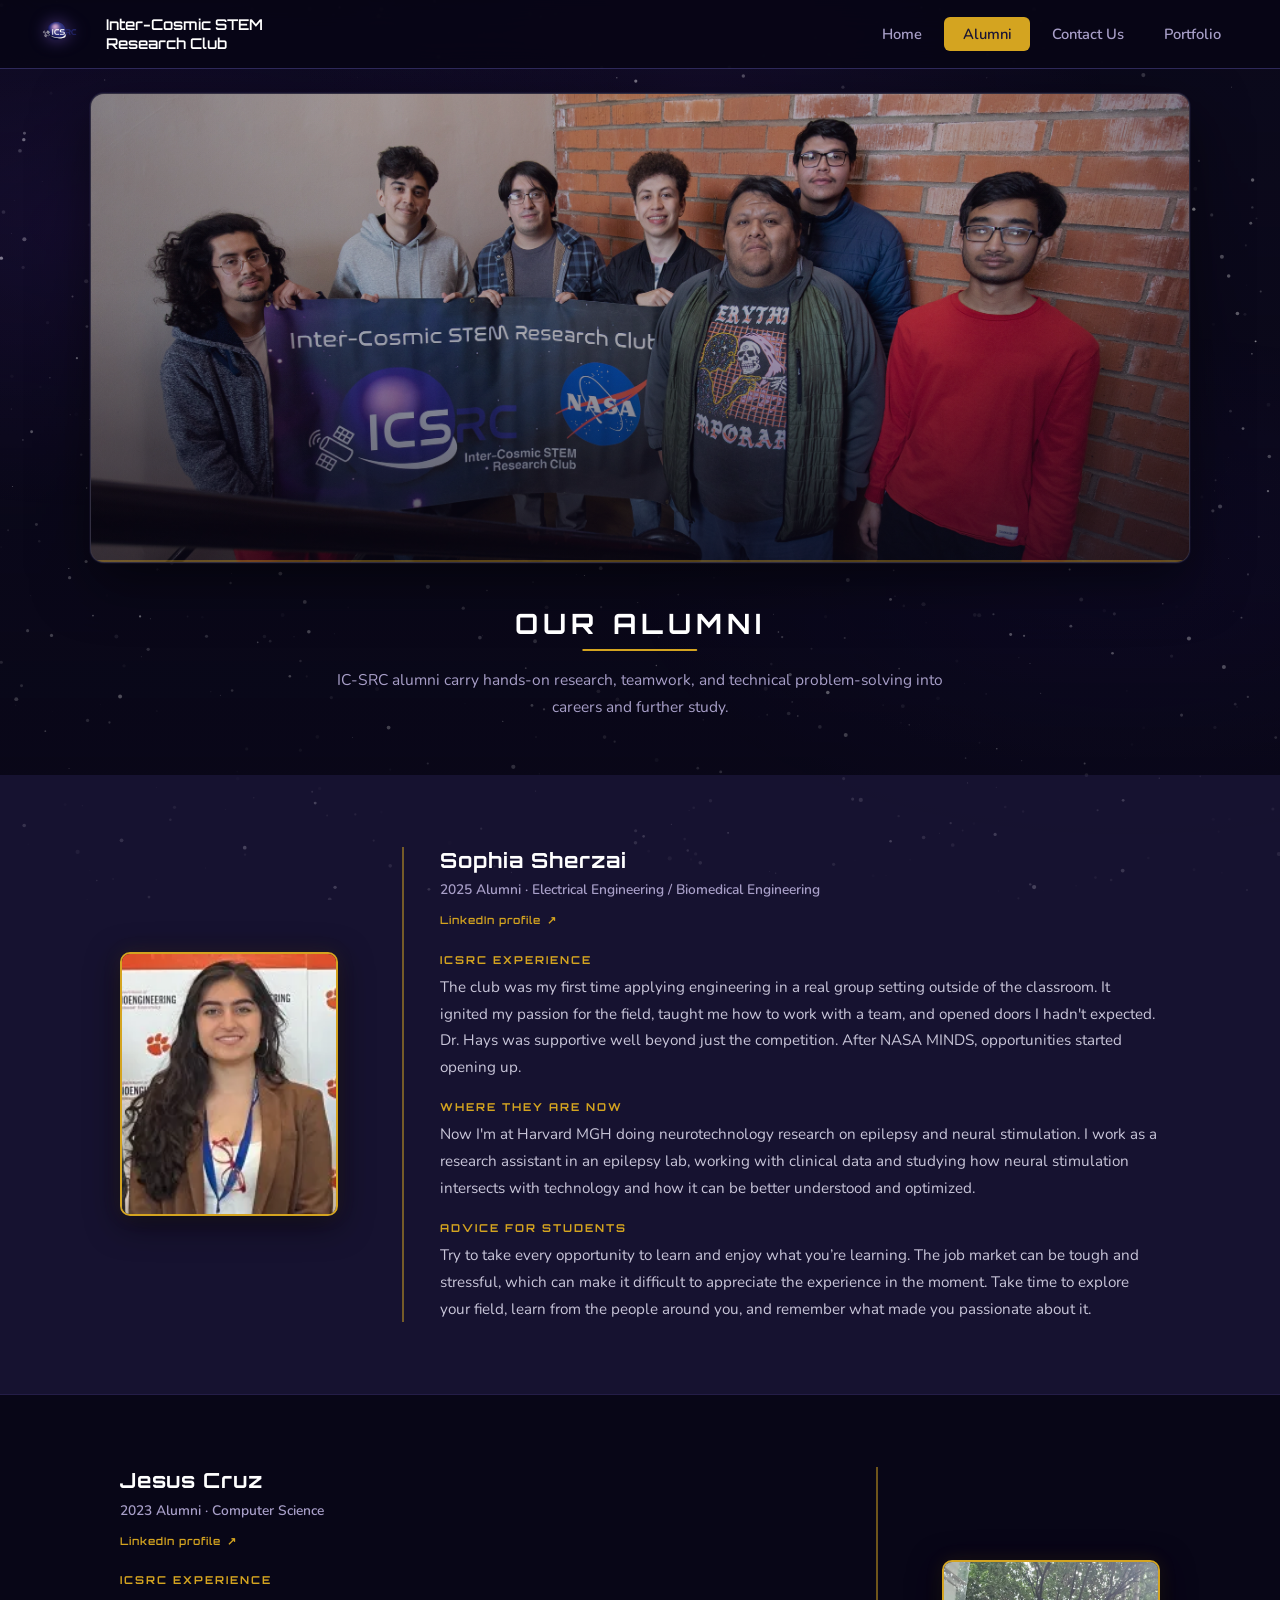
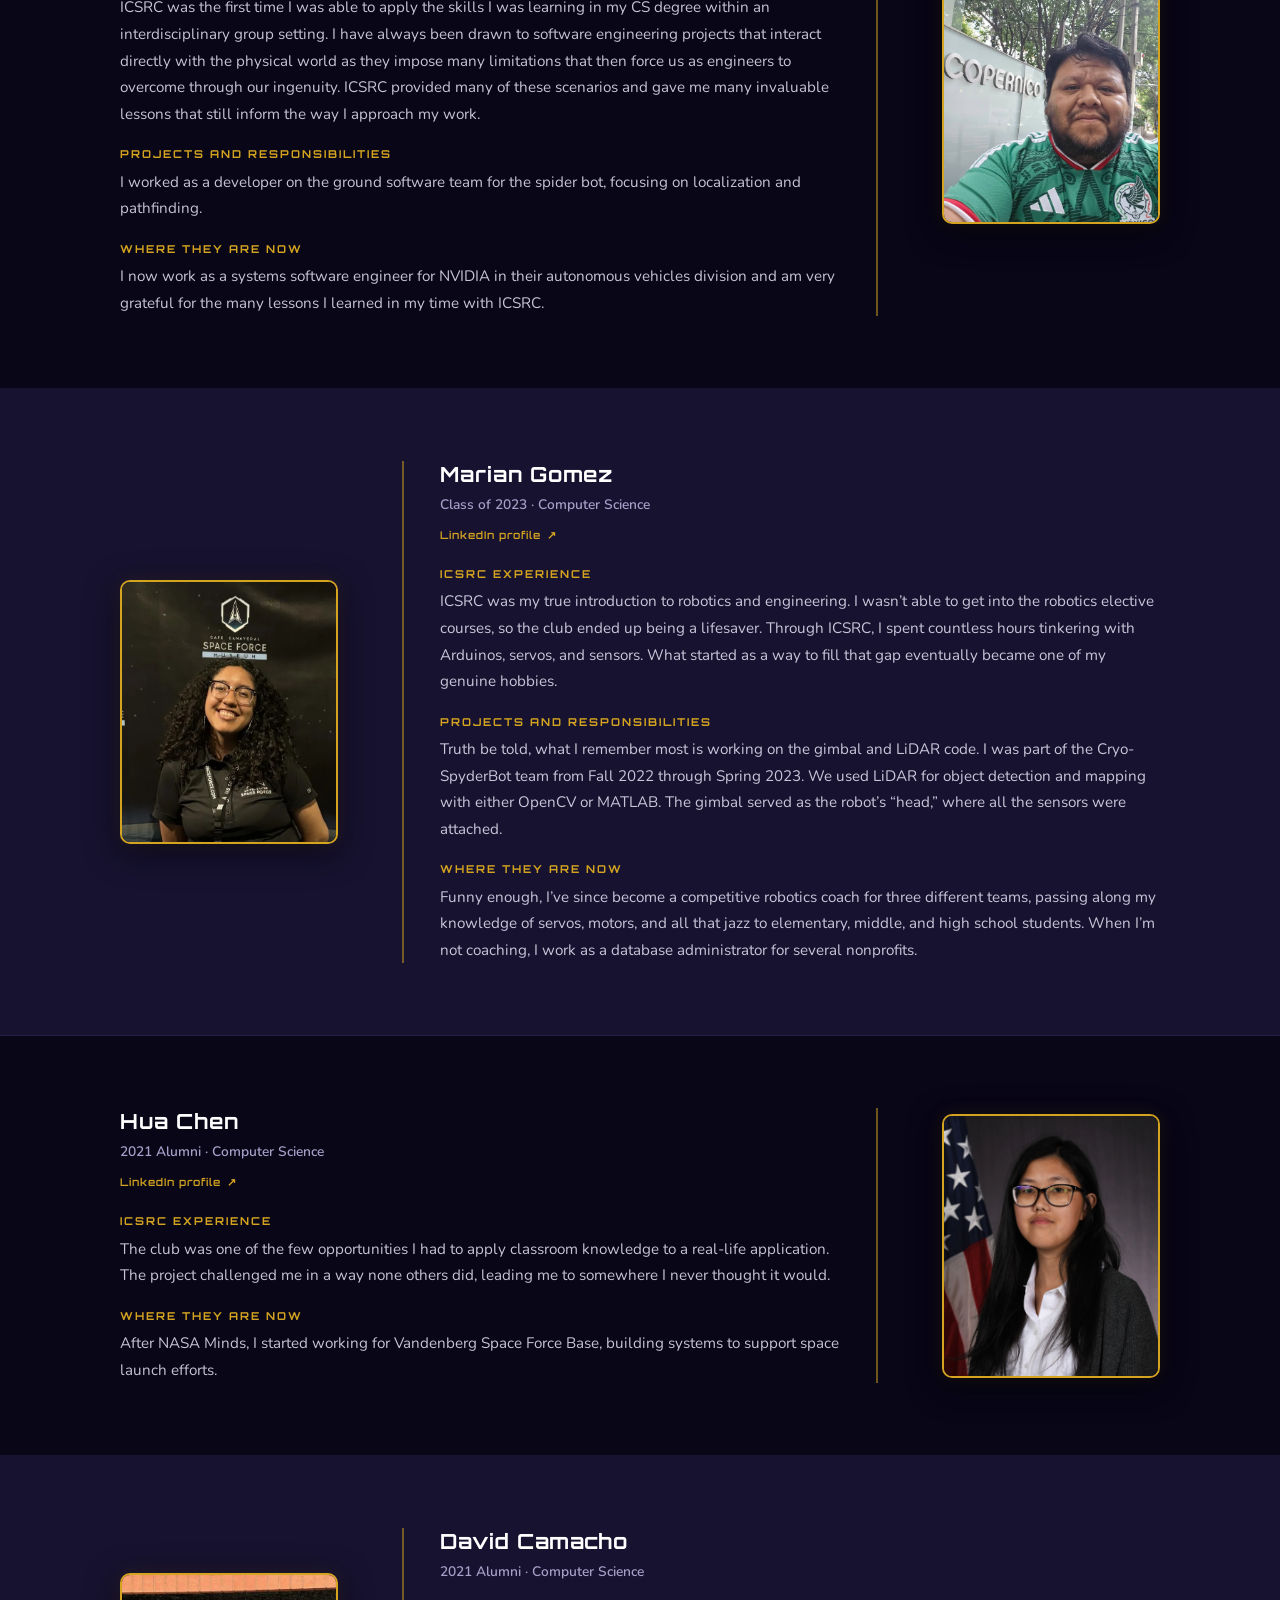
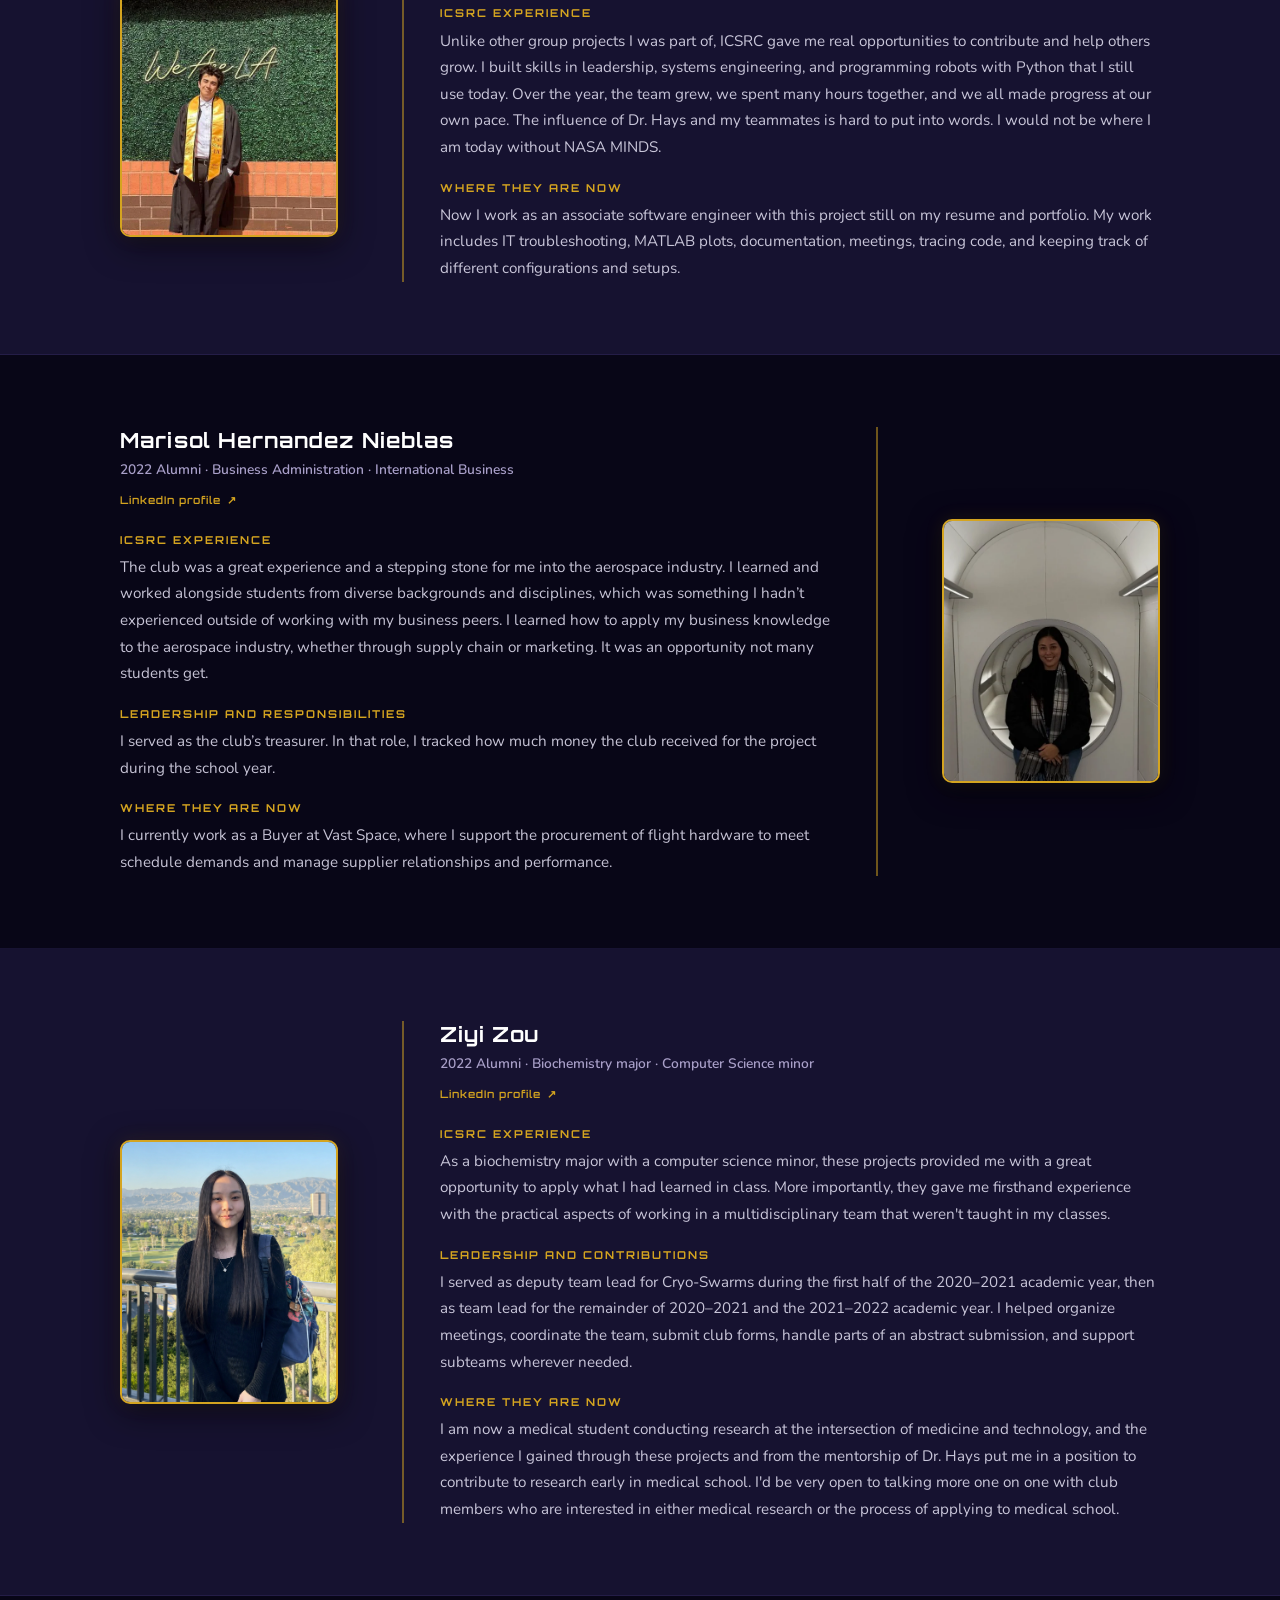
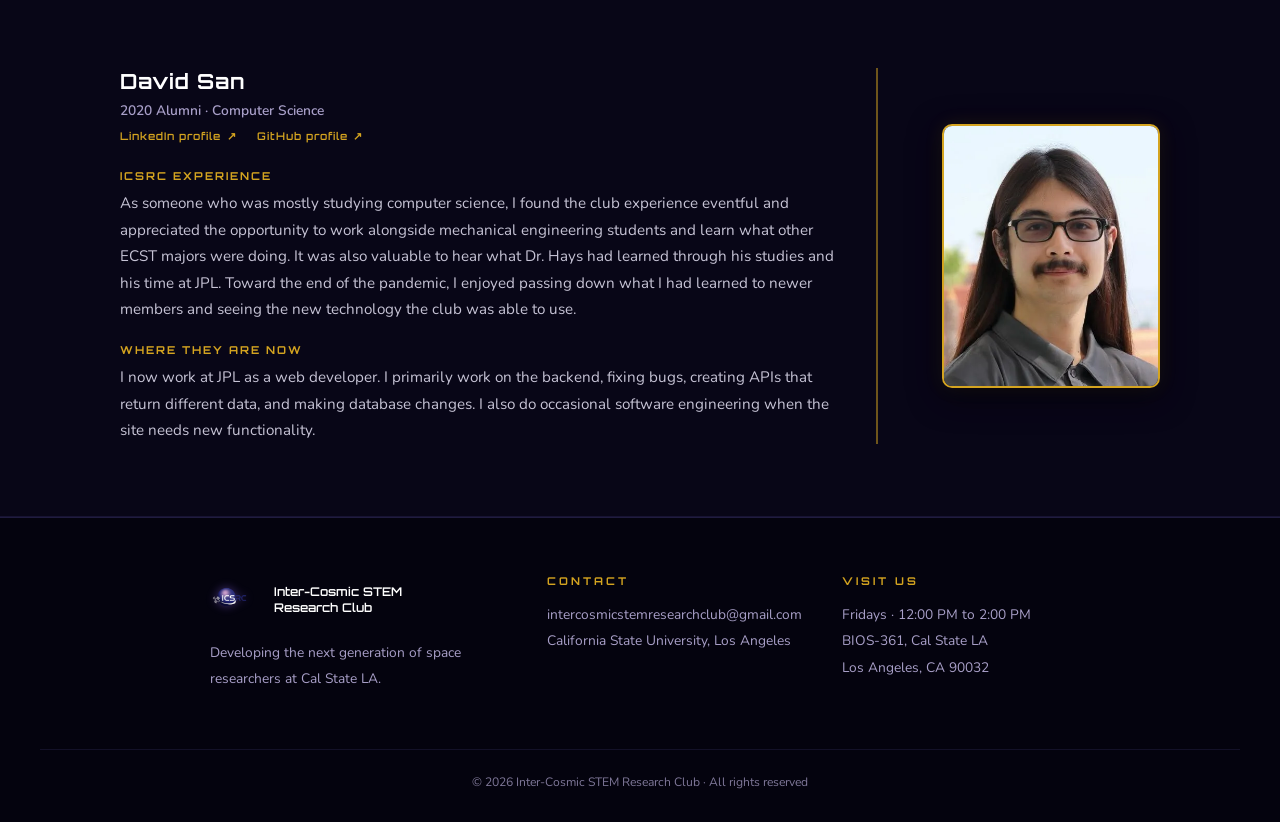
<file: alumni.html>
<!DOCTYPE html>
<html lang="en">
<head>
  <meta charset="UTF-8">
  <meta name="viewport" content="width=device-width, initial-scale=1.0">
  <meta name="description" content="Meet alumni of the Inter-Cosmic STEM Research Club at Cal State LA and explore the paths they have taken after IC-SRC.">
  <link rel="canonical" href="https://nasa-minds-icsrc.github.io/IC-SRC-Website/alumni.html">
  <link rel="apple-touch-icon" sizes="180x180" href="./favicon_io/apple-touch-icon.png">
  <link rel="icon" type="image/png" sizes="32x32" href="./favicon_io/favicon-32x32.png">
  <link rel="manifest" href="./favicon_io/site.webmanifest">
  <link rel="preconnect" href="https://fonts.googleapis.com">
  <link rel="preconnect" href="https://fonts.gstatic.com" crossorigin>
  <link href="https://fonts.googleapis.com/css2?family=Orbitron:wght@400;600;700;900&family=Nunito:wght@300;400;600;700&display=swap" rel="stylesheet">
  <link rel="stylesheet" href="shared.css">
  <title>Alumni | Inter-Cosmic STEM Research Club</title>
  <style>
    body { background: var(--deep-navy); }
    #starfield { position: fixed; inset: 0; z-index: 0; pointer-events: none; }
    .nebula {
      position: fixed; inset: 0; z-index: 0; pointer-events: none;
      background:
        radial-gradient(ellipse 65% 45% at 10% 25%, rgba(90,45,175,0.22) 0%, transparent 70%),
        radial-gradient(ellipse 55% 40% at 88% 65%, rgba(45,25,130,0.18) 0%, transparent 70%),
        radial-gradient(ellipse 45% 35% at 55% 10%, rgba(110,55,190,0.12) 0%, transparent 70%);
    }
    main { position: relative; z-index: 1; }
    .alumni-hero { padding: 1.5rem 2rem 0; background: linear-gradient(to bottom, rgba(8,6,22,0.3), rgba(8,6,22,0.68)); }
    .alumni-hero-photo {
      position: relative; display: block; width: min(1100px, 100%); height: clamp(325px, 37vw, 470px); margin: 0 auto;
      overflow: hidden; border: 1px solid rgba(255,255,255,0.12); border-radius: 14px; background: #151126;
      box-shadow: 0 18px 55px rgba(0,0,0,0.52), 0 0 0 1px rgba(106,95,192,0.1);
    }
    .alumni-hero-photo::after {
      position: absolute; inset: 0; content: '';
      background:
        linear-gradient(to bottom, rgba(8,6,22,0.08) 42%, rgba(8,6,22,0.58) 100%),
        linear-gradient(to right, rgba(8,6,22,0.2), transparent 24%, transparent 76%, rgba(8,6,22,0.2));
      box-shadow: inset 0 -2px rgba(212,164,32,0.38);
    }
    .alumni-hero-photo img { width: 100%; height: 100%; display: block; object-fit: cover; object-position: center 17%; opacity: 0; transition: opacity 0.5s ease; }
    .alumni-hero-photo.img-loaded img { opacity: 0.76; }
    .alumni-hero-copy { width: min(850px, 100%); margin: 0 auto; padding: 2.7rem 2rem 3.4rem; text-align: center; }
    .alumni-hero h1 { position: relative; display: inline-block; margin: 0; font-family: 'Orbitron', monospace; font-size: clamp(1.35rem, 3vw, 1.75rem); color: #fff; letter-spacing: 5px; }
    .alumni-hero h1::after { position: absolute; bottom: -10px; left: 50%; width: 46%; height: 2px; border-radius: 2px; background: var(--gold); content: ''; transform: translateX(-50%); }
    .alumni-hero p { max-width: 650px; margin: 1.55rem auto 0; color: var(--text-muted); font-size: 0.97rem; line-height: 1.75; }
    .alumni-page { position: relative; z-index: 1; padding: 0; }
    .alumni-page-grid { display: grid; }
    .alumni-profile, a.alumni-profile {
      display: grid; grid-template-columns: 218px minmax(0, 1fr); gap: clamp(2.25rem, 5vw, 4.75rem); align-items: center;
      width: 100%; max-width: none; min-height: 390px; padding: 4.5rem max(2rem, calc((100vw - 1040px) / 2));
      color: inherit; text-decoration: none; background: var(--section-navy); border-bottom: 1px solid rgba(106,95,192,0.16);
      transition: transform 0.22s ease, box-shadow 0.22s ease;
    }
    @media (hover: hover) {
      .alumni-profile:hover {
        transform: translateY(-4px) scale(1.006);
        box-shadow: 0 18px 52px rgba(0,0,0,0.48), 0 0 28px rgba(212,164,32,0.13);
        z-index: 1; position: relative;
      }
    }
    @media (prefers-reduced-motion: reduce) {
      .alumni-profile, a.alumni-profile { transition: none; }
    }
    .alumni-profile:nth-child(even) { grid-template-columns: minmax(0, 1fr) 218px; background: var(--section-dark); }
    .alumni-profile:nth-child(even) .alumni-photo { grid-column: 2; grid-row: 1; }
    .alumni-profile:nth-child(even) .alumni-copy { grid-column: 1; grid-row: 1; padding: 0 2.25rem 0 0; border-right: 2px solid rgba(212,164,32,0.5); border-left: 0; }
    @keyframes alumni-shimmer {
      0% { transform: translateX(-100%); }
      100% { transform: translateX(100%); }
    }
    .alumni-photo { position: relative; width: 218px; height: 264px; overflow: hidden; border: 2.5px solid var(--gold); border-radius: 10px; background: rgba(26,21,53,0.5); box-shadow: 0 8px 32px rgba(0,0,0,0.55), 0 0 18px rgba(212,164,32,0.12); }
    .alumni-photo::before {
      position: absolute; inset: 0; z-index: 1; content: '';
      background: linear-gradient(90deg, transparent 0%, rgba(80,65,160,0.4) 50%, transparent 100%);
      animation: alumni-shimmer 1.6s infinite linear;
      pointer-events: none; transition: opacity 0.4s ease;
    }
    .alumni-photo.img-loaded::before { opacity: 0; animation: none; }
    .alumni-photo img { width: 100%; height: 100%; display: block; object-fit: cover; object-position: center 15%; opacity: 0; transition: opacity 0.5s ease; }
    .alumni-photo img.alumni-photo-marisol { object-position: center 30%; transform: translateX(2%) scale(1.07); }
    .alumni-photo.img-loaded img { opacity: 1; }
    @media (prefers-reduced-motion: reduce) {
      .alumni-photo::before { animation: none; }
      .alumni-photo img, .alumni-hero-photo img { transition: none; }
    }
    .alumni-copy { padding: 0 0 0 2.25rem; border-left: 2px solid rgba(212,164,32,0.5); }
    .alumni-copy h2 { margin: 0; font-family: 'Orbitron', monospace; font-size: clamp(1.05rem, 2vw, 1.3rem); color: #fff; letter-spacing: 1px; }
    .alumni-meta { margin: 0.48rem 0 0.55rem; color: var(--text-muted); font-size: 0.86rem; font-weight: 600; }
    .alumni-profile-link {
      display: inline-flex; align-items: center; gap: 0.35rem; margin: 0 0 1.6rem;
      font-family: 'Orbitron', monospace; color: var(--gold); font-size: 0.66rem; font-weight: 600;
      letter-spacing: 1px; text-decoration: none; text-underline-offset: 4px;
    }
    .alumni-profile-link:hover { color: var(--gold-hover); text-decoration: underline; }
    .alumni-profile-link:focus-visible { outline: 2px solid var(--gold); outline-offset: 4px; border-radius: 2px; }
    .alumni-profile-links { display: flex; flex-wrap: wrap; gap: 0.7rem 1.25rem; margin: 0 0 1.6rem; }
    .alumni-profile-links .alumni-profile-link { margin: 0; }
    .alumni-meta + .alumni-section { margin-top: 1.6rem; }
    .alumni-section + .alumni-section { margin-top: 1.25rem; }
    .alumni-section h3 { margin: 0 0 0.45rem; font-family: 'Orbitron', monospace; font-size: 0.68rem; color: var(--gold); letter-spacing: 2px; text-transform: uppercase; }
    .alumni-section p { margin: 0; max-width: 720px; color: rgba(240,238,255,0.82); font-size: 0.95rem; line-height: 1.75; }
    @media (max-width: 720px) {
      .alumni-hero { padding: 1rem 0.75rem 0; }
      .alumni-hero-photo { height: clamp(260px, 72vw, 350px); border-radius: 10px; }
      .alumni-hero-photo img { object-position: center 18%; }
      .alumni-hero-copy { padding: 2.35rem 0.5rem 2.85rem; }
      .alumni-profile, a.alumni-profile { grid-template-columns: 1fr; gap: 1.65rem; justify-items: center; min-height: 0; padding: 3.5rem 1.25rem; }
      .alumni-profile:nth-child(even) { grid-template-columns: 1fr; }
      .alumni-profile:nth-child(even) .alumni-photo, .alumni-profile:nth-child(even) .alumni-copy { grid-column: 1; }
      .alumni-profile:nth-child(even) .alumni-photo { grid-row: 1; }
      .alumni-profile:nth-child(even) .alumni-copy { grid-row: 2; }
      .alumni-copy, .alumni-profile:nth-child(even) .alumni-copy { width: 100%; padding: 0; border: 0; text-align: left; }
      .alumni-copy h2, .alumni-meta { text-align: center; }
      .alumni-section p { margin-inline: auto; }
    }
    @media (max-width: 400px) { .alumni-photo { width: 204px; height: 248px; } }
  </style>
</head>
<body>
<canvas id="starfield" aria-hidden="true"></canvas>
<div class="nebula" aria-hidden="true"></div>
<nav>
  <a href="index.html" class="nav-logo"><img class="nav-logo-img" src="images/logo.webp" alt="ICSRC logo"><span class="nav-title">Inter-Cosmic STEM<br>Research Club</span></a>
  <div class="nav-links"><a href="index.html#home">Home</a><a href="alumni.html" class="active">Alumni</a><a href="contact.html">Contact Us</a><a href="portfolio.html">Portfolio</a></div>
</nav>
<main>
  <section class="alumni-hero" aria-labelledby="alumni-title"><picture class="alumni-hero-photo"><source media="(max-width: 600px)" srcset="images/alumni-team-banner-mobile.webp"><img src="images/alumni-team-banner.webp" alt="NASA MINDS team holding the Inter-Cosmic STEM Research Club banner" fetchpriority="high" decoding="async"></picture><div class="alumni-hero-copy"><h1 id="alumni-title">OUR ALUMNI</h1><p>IC-SRC alumni carry hands-on research, teamwork, and technical problem-solving into careers and further study.</p></div></section>
  <section class="alumni-page"><div class="alumni-page-grid">
    <article class="alumni-profile"><div class="alumni-photo"><img src="images/alumni-david-san.webp" alt="Portrait of David San" loading="lazy" decoding="async"></div><div class="alumni-copy"><h2>David San</h2><p class="alumni-meta">2020 Alumni &middot; Computer Science</p><div class="alumni-profile-links"><a class="alumni-profile-link" href="https://www.linkedin.com/in/david-san-648979139/" target="_blank" rel="noopener" aria-label="View David San's LinkedIn profile (opens in a new tab)">LinkedIn profile <span aria-hidden="true">&nearr;</span></a><a class="alumni-profile-link" href="https://github.com/Daveed3" target="_blank" rel="noopener" aria-label="View David San's GitHub profile (opens in a new tab)">GitHub profile <span aria-hidden="true">&nearr;</span></a></div><div class="alumni-section"><h3>ICSRC experience</h3><p>As someone who was mostly studying computer science, I found the club experience eventful and appreciated the opportunity to work alongside mechanical engineering students and learn what other ECST majors were doing. It was also valuable to hear what Dr. Hays had learned through his studies and his time at JPL. Toward the end of the pandemic, I enjoyed passing down what I had learned to newer members and seeing the new technology the club was able to use.</p></div><div class="alumni-section"><h3>Where they are now</h3><p>I now work at JPL as a web developer. I primarily work on the backend, fixing bugs, creating APIs that return different data, and making database changes. I also do occasional software engineering when the site needs new functionality.</p></div></div></article>
    <article class="alumni-profile"><div class="alumni-photo"><img src="images/alumni-sophia-sherzai.webp" alt="Portrait of Sophia Sherzai" loading="lazy" decoding="async"></div><div class="alumni-copy"><h2>Sophia Sherzai</h2><p class="alumni-meta">2025 Alumni &middot; Electrical Engineering / Biomedical Engineering</p><a class="alumni-profile-link" href="https://www.linkedin.com/in/sophia-sherzai-29488a234/" target="_blank" rel="noopener" aria-label="View Sophia Sherzai's LinkedIn profile (opens in a new tab)">LinkedIn profile <span aria-hidden="true">&nearr;</span></a><div class="alumni-section"><h3>ICSRC experience</h3><p>The club was my first time applying engineering in a real group setting outside of the classroom. It ignited my passion for the field, taught me how to work with a team, and opened doors I hadn't expected. Dr. Hays was supportive well beyond just the competition. After NASA MINDS, opportunities started opening up.</p></div><div class="alumni-section"><h3>Where they are now</h3><p>Now I'm at Harvard MGH doing neurotechnology research on epilepsy and neural stimulation. I work as a research assistant in an epilepsy lab, working with clinical data and studying how neural stimulation intersects with technology and how it can be better understood and optimized.</p></div><div class="alumni-section"><h3>Advice for students</h3><p>Try to take every opportunity to learn and enjoy what you’re learning. The job market can be tough and stressful, which can make it difficult to appreciate the experience in the moment. Take time to explore your field, learn from the people around you, and remember what made you passionate about it.</p></div></div></article>
    <article class="alumni-profile"><div class="alumni-photo"><img src="images/alumni-david-camacho.webp" alt="Portrait of David Camacho" loading="lazy" decoding="async"></div><div class="alumni-copy"><h2>David Camacho</h2><p class="alumni-meta">2021 Alumni &middot; Computer Science</p><div class="alumni-section"><h3>ICSRC experience</h3><p>Unlike other group projects I was part of, ICSRC gave me real opportunities to contribute and help others grow. I built skills in leadership, systems engineering, and programming robots with Python that I still use today. Over the year, the team grew, we spent many hours together, and we all made progress at our own pace. The influence of Dr. Hays and my teammates is hard to put into words. I would not be where I am today without NASA MINDS.</p></div><div class="alumni-section"><h3>Where they are now</h3><p>Now I work as an associate software engineer with this project still on my resume and portfolio. My work includes IT troubleshooting, MATLAB plots, documentation, meetings, tracing code, and keeping track of different configurations and setups.</p></div></div></article>
    <article class="alumni-profile"><div class="alumni-photo"><img src="images/alumni-ziyi-zou.webp" alt="Portrait of Ziyi Zou" loading="lazy" decoding="async"></div><div class="alumni-copy"><h2>Ziyi Zou</h2><p class="alumni-meta">2022 Alumni &middot; Biochemistry major &middot; Computer Science minor</p><a class="alumni-profile-link" href="https://www.linkedin.com/in/ziyizou6402895/" target="_blank" rel="noopener" aria-label="View Ziyi Zou's LinkedIn profile (opens in a new tab)">LinkedIn profile <span aria-hidden="true">&nearr;</span></a><div class="alumni-section"><h3>ICSRC experience</h3><p>As a biochemistry major with a computer science minor, these projects provided me with a great opportunity to apply what I had learned in class. More importantly, they gave me firsthand experience with the practical aspects of working in a multidisciplinary team that weren't taught in my classes.</p></div><div class="alumni-section"><h3>Leadership and contributions</h3><p>I served as deputy team lead for Cryo-Swarms during the first half of the 2020&ndash;2021 academic year, then as team lead for the remainder of 2020&ndash;2021 and the 2021&ndash;2022 academic year. I helped organize meetings, coordinate the team, submit club forms, handle parts of an abstract submission, and support subteams wherever needed.</p></div><div class="alumni-section"><h3>Where they are now</h3><p>I am now a medical student conducting research at the intersection of medicine and technology, and the experience I gained through these projects and from the mentorship of Dr. Hays put me in a position to contribute to research early in medical school. I'd be very open to talking more one on one with club members who are interested in either medical research or the process of applying to medical school.</p></div></div></article>
    <article class="alumni-profile"><div class="alumni-photo"><img src="images/alumni-hua-chen.webp" alt="Portrait of Hua Chen" loading="lazy" decoding="async"></div><div class="alumni-copy"><h2>Hua Chen</h2><p class="alumni-meta">2021 Alumni &middot; Computer Science</p><a class="alumni-profile-link" href="https://www.linkedin.com/in/hchen63/" target="_blank" rel="noopener" aria-label="View Hua Chen's LinkedIn profile (opens in a new tab)">LinkedIn profile <span aria-hidden="true">&nearr;</span></a><div class="alumni-section"><h3>ICSRC experience</h3><p>The club was one of the few opportunities I had to apply classroom knowledge to a real-life application. The project challenged me in a way none others did, leading me to somewhere I never thought it would.</p></div><div class="alumni-section"><h3>Where they are now</h3><p>After NASA Minds, I started working for Vandenberg Space Force Base, building systems to support space launch efforts.</p></div></div></article>
    <article class="alumni-profile"><div class="alumni-photo"><img src="images/alumni-jesus-cruz.jpg" alt="Portrait of Jesus Cruz" loading="lazy" decoding="async"></div><div class="alumni-copy"><h2>Jesus Cruz</h2><p class="alumni-meta">2023 Alumni &middot; Computer Science</p><a class="alumni-profile-link" href="https://www.linkedin.com/in/j-cruz-447729225" target="_blank" rel="noopener" aria-label="View Jesus Cruz's LinkedIn profile (opens in a new tab)">LinkedIn profile <span aria-hidden="true">&nearr;</span></a><div class="alumni-section"><h3>ICSRC experience</h3><p>ICSRC was the first time I was able to apply the skills I was learning in my CS degree within an interdisciplinary group setting. I have always been drawn to software engineering projects that interact directly with the physical world as they impose many limitations that then force us as engineers to overcome through our ingenuity. ICSRC provided many of these scenarios and gave me many invaluable lessons that still inform the way I approach my work.</p></div><div class="alumni-section"><h3>Projects and responsibilities</h3><p>I worked as a developer on the ground software team for the spider bot, focusing on localization and pathfinding.</p></div><div class="alumni-section"><h3>Where they are now</h3><p>I now work as a systems software engineer for NVIDIA in their autonomous vehicles division and am very grateful for the many lessons I learned in my time with ICSRC.</p></div></div></article>
    <article class="alumni-profile"><div class="alumni-photo"><img src="images/alumni-marian-gomez.webp" alt="Portrait of Marian Gomez" loading="lazy" decoding="async"></div><div class="alumni-copy"><h2>Marian Gomez</h2><p class="alumni-meta">Class of 2023 &middot; Computer Science</p><a class="alumni-profile-link" href="https://www.linkedin.com/in/marian-gomez-cs" target="_blank" rel="noopener" aria-label="View Marian Gomez's LinkedIn profile (opens in a new tab)">LinkedIn profile <span aria-hidden="true">&nearr;</span></a><div class="alumni-section"><h3>ICSRC experience</h3><p>ICSRC was my true introduction to robotics and engineering. I wasn&rsquo;t able to get into the robotics elective courses, so the club ended up being a lifesaver. Through ICSRC, I spent countless hours tinkering with Arduinos, servos, and sensors. What started as a way to fill that gap eventually became one of my genuine hobbies.</p></div><div class="alumni-section"><h3>Projects and responsibilities</h3><p>Truth be told, what I remember most is working on the gimbal and LiDAR code. I was part of the Cryo-SpyderBot team from Fall 2022 through Spring 2023. We used LiDAR for object detection and mapping with either OpenCV or MATLAB. The gimbal served as the robot&rsquo;s &ldquo;head,&rdquo; where all the sensors were attached.</p></div><div class="alumni-section"><h3>Where they are now</h3><p>Funny enough, I&rsquo;ve since become a competitive robotics coach for three different teams, passing along my knowledge of servos, motors, and all that jazz to elementary, middle, and high school students. When I&rsquo;m not coaching, I work as a database administrator for several nonprofits.</p></div></div></article>
    <article class="alumni-profile"><div class="alumni-photo"><img class="alumni-photo-marisol" src="images/alumni-marisol-hernandez-nieblas.webp" alt="Portrait of Marisol Hernandez Nieblas" loading="lazy" decoding="async"></div><div class="alumni-copy"><h2>Marisol Hernandez Nieblas</h2><p class="alumni-meta">2022 Alumni &middot; Business Administration &middot; International Business</p><a class="alumni-profile-link" href="https://www.linkedin.com/in/marisolhn/" target="_blank" rel="noopener" aria-label="View Marisol Hernandez Nieblas's LinkedIn profile (opens in a new tab)">LinkedIn profile <span aria-hidden="true">&nearr;</span></a><div class="alumni-section"><h3>ICSRC experience</h3><p>The club was a great experience and a stepping stone for me into the aerospace industry. I learned and worked alongside students from diverse backgrounds and disciplines, which was something I hadn&rsquo;t experienced outside of working with my business peers. I learned how to apply my business knowledge to the aerospace industry, whether through supply chain or marketing. It was an opportunity not many students get.</p></div><div class="alumni-section"><h3>Leadership and responsibilities</h3><p>I served as the club&rsquo;s treasurer. In that role, I tracked how much money the club received for the project during the school year.</p></div><div class="alumni-section"><h3>Where they are now</h3><p>I currently work as a Buyer at Vast Space, where I support the procurement of flight hardware to meet schedule demands and manage supplier relationships and performance.</p></div></div></article>
  </div></section>
</main>
<footer><div class="footer-inner"><div class="footer-col"><a href="index.html" class="footer-logo-wrap"><img src="images/logo.webp" alt="ICSRC logo"><span>Inter-Cosmic STEM<br>Research Club</span></a><p class="footer-tagline">Developing the next generation of space researchers at Cal State LA.</p></div><div class="footer-col"><h4>Contact</h4><a href="mailto:intercosmicstemresearchclub@gmail.com">intercosmicstemresearchclub@gmail.com</a><p>California State University, Los Angeles</p></div><div class="footer-col"><h4>Visit Us</h4><p>Fridays &middot; 12:00 PM to 2:00 PM<br>BIOS-361, Cal State LA<br>Los Angeles, CA 90032</p></div></div><div class="footer-bottom">&copy; 2026 Inter-Cosmic STEM Research Club &middot; All rights reserved</div></footer>
<div id="page-veil"></div>
<script>
  function dailyRandom(seed) {
    return function() {
      seed += 0x6D2B79F5;
      let value = seed;
      value = Math.imul(value ^ value >>> 15, value | 1);
      value ^= value + Math.imul(value ^ value >>> 7, value | 61);
      return ((value ^ value >>> 14) >>> 0) / 4294967296;
    };
  }

  function dateSeed(date) {
    const key = `${date.getFullYear()}-${date.getMonth() + 1}-${date.getDate()}`;
    let hash = 2166136261;
    for (const character of key) {
      hash ^= character.charCodeAt(0);
      hash = Math.imul(hash, 16777619);
    }
    return hash >>> 0;
  }

  function shuffleAlumniForToday() {
    const grid = document.querySelector('.alumni-page-grid');
    const original = Array.from(grid.children);
    const shuffled = [...original];
    const random = dailyRandom(dateSeed(new Date()));

    for (let index = shuffled.length - 1; index > 0; index -= 1) {
      const other = Math.floor(random() * (index + 1));
      [shuffled[index], shuffled[other]] = [shuffled[other], shuffled[index]];
    }

    const isSimpleRotation = shuffled.some((profile, index) =>
      original.every((candidate, offset) => shuffled[(index + offset) % shuffled.length] === candidate)
    );
    if (isSimpleRotation && shuffled.length > 2) {
      [shuffled[1], shuffled[2]] = [shuffled[2], shuffled[1]];
    }

    shuffled.forEach(profile => grid.appendChild(profile));
  }

  shuffleAlumniForToday();

  document.querySelectorAll('.alumni-hero-photo img, .alumni-photo img').forEach(img => {
    const container = img.parentElement;
    const markLoaded = () => container.classList.add('img-loaded');
    if (img.complete && img.naturalWidth) markLoaded();
    else {
      img.addEventListener('load', markLoaded, { once: true });
      img.addEventListener('error', markLoaded, { once: true });
    }
  });

  const canvas = document.getElementById('starfield');
  const ctx = canvas.getContext('2d');
  const reduceMotion = window.matchMedia('(prefers-reduced-motion: reduce)').matches;
  let stars = [];
  let animationFrame;
  let time = 0;

  function resizeStarfield() {
    canvas.width = window.innerWidth;
    canvas.height = window.innerHeight;
    stars = Array.from({ length: Math.floor((canvas.width * canvas.height) / 1500) }, () => ({
      x: Math.random() * canvas.width,
      y: Math.random() * canvas.height,
      radius: Math.random() * 1.8 + 0.3,
      alpha: Math.random() * 0.75 + 0.25,
      speed: Math.random() * 0.02 + 0.015,
      phase: Math.random() * Math.PI * 2
    }));
  }

  function drawStarfield() {
    ctx.clearRect(0, 0, canvas.width, canvas.height);
    stars.forEach(star => {
      const alpha = reduceMotion ? star.alpha * 0.65 : star.alpha * (0.55 + 0.45 * Math.sin(time * star.speed * 60 + star.phase));
      ctx.beginPath();
      ctx.arc(star.x, star.y, star.radius, 0, Math.PI * 2);
      ctx.fillStyle = `rgba(255,255,255,${alpha})`;
      ctx.fill();
    });
    if (!reduceMotion) {
      time += 0.016;
      animationFrame = requestAnimationFrame(drawStarfield);
    }
  }

  resizeStarfield();
  drawStarfield();
  window.addEventListener('resize', () => {
    cancelAnimationFrame(animationFrame);
    resizeStarfield();
    drawStarfield();
  });
</script>
</body>
</html>
</file>
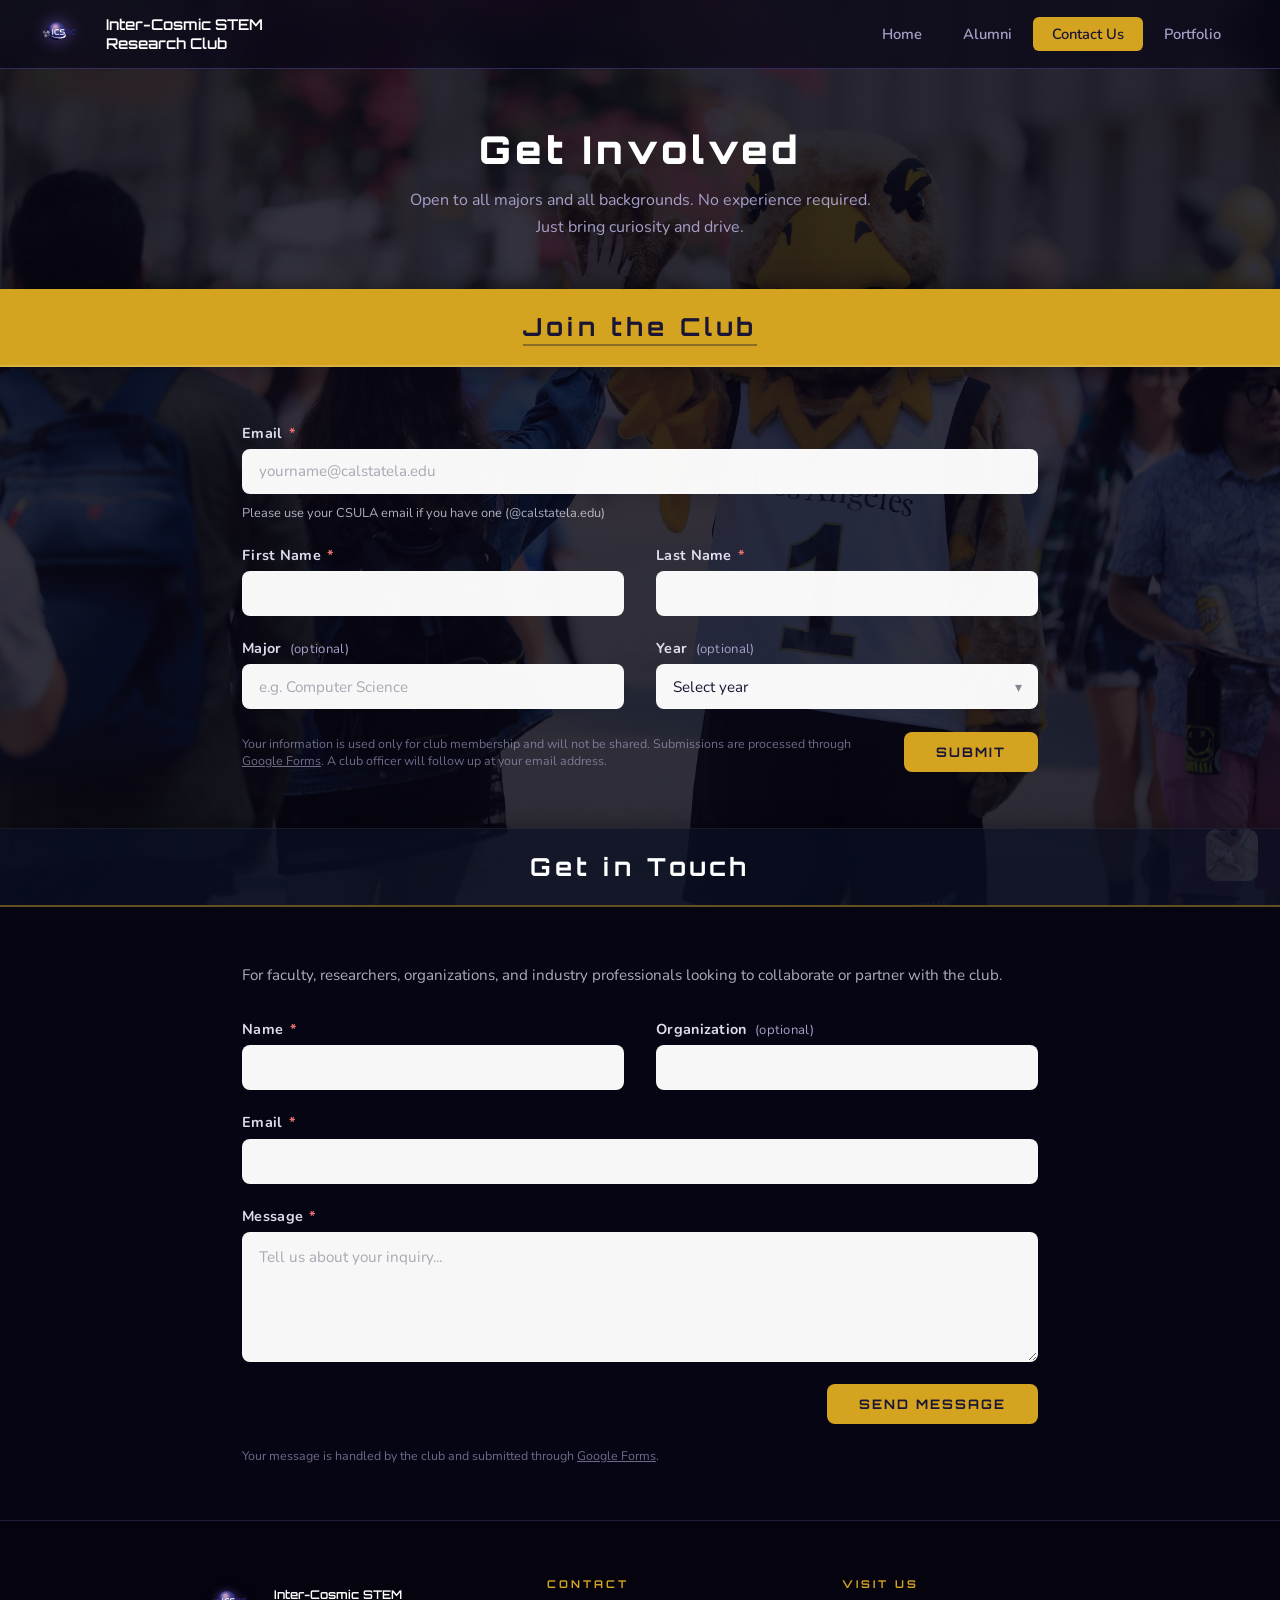
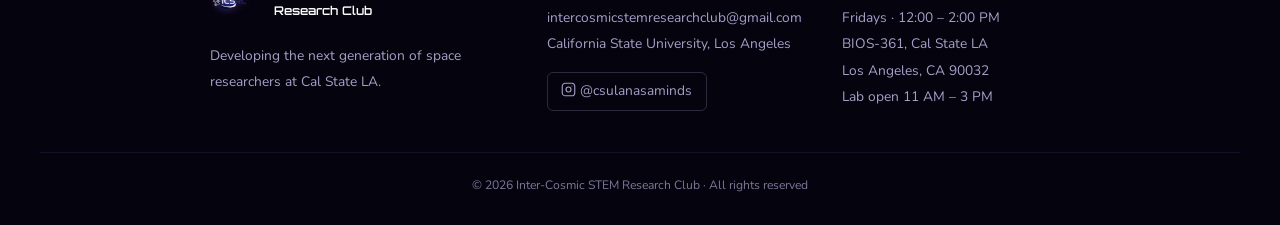
<file: contact.html>
<!DOCTYPE html>
<html lang="en">
<head>
  <meta charset="UTF-8">
  <meta name="viewport" content="width=device-width, initial-scale=1.0">

  <!-- Google tag (gtag.js) -->
  <script async src="https://www.googletagmanager.com/gtag/js?id=G-5B4QP117YL"></script>
  <script>
    window.dataLayer = window.dataLayer || [];
    function gtag(){dataLayer.push(arguments);}
    gtag('js', new Date());
    gtag('config', 'G-5B4QP117YL');
  </script>
  <meta name="description" content="Join the Inter-Cosmic STEM Research Club (IC-SRC / ICSRC) at Cal State LA or get in touch with our team.">
  <meta name="keywords" content="ICSRC, Inter-Cosmic STEM Research Club, Cal State LA, CSULA, join STEM club, join NASA club, CSULA student organization, robotics club, space club, undergraduate research, sign up">
<meta property="og:type" content="website">
<meta property="og:site_name" content="Inter-Cosmic STEM Research Club">
<meta property="og:title" content="Join Us – Inter-Cosmic STEM Research Club">
<meta property="og:description" content="Open to all majors and all backgrounds. Fill out our join form or reach out directly — we'd love to hear from you.">
<meta property="og:url" content="https://nasa-minds-icsrc.github.io/IC-SRC-Website/contact.html">
<meta property="og:image" content="https://nasa-minds-icsrc.github.io/IC-SRC-Website/images/hero-team.webp">
<meta name="twitter:card" content="summary_large_image">
<meta name="twitter:title" content="Join Us – Inter-Cosmic STEM Research Club">
<meta name="twitter:description" content="Open to all majors and all backgrounds. Fill out our join form or reach out directly — we'd love to hear from you.">
<meta name="twitter:image" content="https://nasa-minds-icsrc.github.io/IC-SRC-Website/images/hero-team.webp">
<link rel="canonical" href="https://nasa-minds-icsrc.github.io/IC-SRC-Website/contact.html">
  <title>Contact – Inter-Cosmic STEM Research Club</title>

  <link rel="apple-touch-icon" sizes="180x180" href="./favicon_io/apple-touch-icon.png">
  <link rel="icon" type="image/png" sizes="192x192" href="./favicon_io/android-chrome-192x192.png">
  <link rel="icon" type="image/png" sizes="32x32" href="./favicon_io/favicon-32x32.png">
  <link rel="icon" type="image/png" sizes="16x16" href="./favicon_io/favicon-16x16.png">
  <link rel="manifest" href="./favicon_io/site.webmanifest">

  <link rel="preconnect" href="https://fonts.googleapis.com">
  <link rel="preconnect" href="https://fonts.gstatic.com" crossorigin>
  <link rel="preload" href="https://fonts.googleapis.com/css2?family=Orbitron:wght@400;600;700;900&family=Nunito:wght@300;400;600;700&display=swap" as="style" onload="this.onload=null;this.rel='stylesheet'">
  <noscript><link rel="stylesheet" href="https://fonts.googleapis.com/css2?family=Orbitron:wght@400;600;700;900&family=Nunito:wght@300;400;600;700&display=swap"></noscript>

  <link rel="icon" href="images/logo.webp" type="image/webp">
  <link rel="preload" as="image" href="contact-images/eddie-campus-walkway.webp" type="image/webp" fetchpriority="high">
  <link rel="stylesheet" href="shared.css">
  <style>
    body {
      background: url('contact-images/eddie-campus-walkway.webp') center top/cover fixed no-repeat;
      background-color: var(--deep-navy);
    }

    /* ── CONTACT HERO INTRO ── */
    .contact-hero {
      position: relative;
      z-index: 1;
      background: rgba(6, 4, 18, 0.82);
      text-align: center;
      padding: 3.5rem 2rem 3rem;
    }
    .contact-hero h1 {
      font-family: 'Orbitron', monospace;
      font-size: clamp(1.6rem, 3.5vw, 2.4rem);
      font-weight: 900;
      color: #fff;
      letter-spacing: 4px;
      margin-bottom: 0.85rem;
    }
    .contact-hero p {
      font-size: 1rem;
      color: var(--text-muted);
      line-height: 1.7;
      max-width: 480px;
      margin: 0 auto;
    }

    /* ── SECTION BANNERS ── */
    .contact-banner {
      position: relative;
      z-index: 1;
      text-align: center;
      padding: 1.4rem 2rem;
      box-shadow: 0 4px 28px rgba(0,0,0,0.5);
    }
    .contact-banner.joining {
      background: var(--gold);
      border-bottom: 2px solid rgba(255,255,255,0.15);
    }
    .contact-banner.joining h2 {
      font-family: 'Orbitron', monospace;
      font-size: clamp(1.05rem, 2.4vw, 1.55rem);
      font-weight: 700;
      color: #1a1535;
      letter-spacing: 4px;
      text-decoration: underline;
      text-underline-offset: 8px;
      text-decoration-color: rgba(26,21,53,0.4);
    }
    .contact-banner.reaching {
      background: rgba(8, 12, 30, 0.95);
      border-top: 1px solid rgba(255,255,255,0.06);
      border-bottom: 2px solid rgba(212, 164, 32, 0.45);
    }
    .contact-banner.reaching h2 {
      font-family: 'Orbitron', monospace;
      font-size: clamp(1.05rem, 2.4vw, 1.55rem);
      font-weight: 700;
      color: #fff;
      letter-spacing: 4px;
    }

    /* ── FORM SECTIONS ── */
    .form-section {
      position: relative;
      z-index: 1;
    }
    .form-section.join-section .form-overlay {
      background: rgba(6, 4, 18, 0.82);
    }
    .form-section.contact-section .form-overlay {
      background: rgba(6, 4, 18, 0.82);
    }
    .form-overlay {
      position: absolute;
      inset: 0;
    }
    .form-container {
      position: relative;
      z-index: 1;
      max-width: 860px;
      margin: 0 auto;
      padding: 3.5rem 2rem;
    }

    .form-intro {
      font-size: 0.95rem;
      color: rgba(240, 238, 255, 0.72);
      margin: 0 0 2rem;
      line-height: 1.6;
    }

    /* ── FORM GRID ── */
    .form-grid {
      display: grid;
      grid-template-columns: 1fr 1fr;
      gap: 1.4rem 2rem;
    }
    .form-field { display: flex; flex-direction: column; gap: 0.38rem; }
    .form-field.full-width { grid-column: 1 / -1; }

    .form-field label {
      font-size: 0.9rem;
      font-weight: 700;
      color: rgba(240, 238, 255, 0.92);
      letter-spacing: 0.3px;
    }
    .form-field label .required { color: #f07070; margin-left: 2px; }
    .form-field label .optional {
      font-weight: 400;
      font-size: 0.82rem;
      color: var(--text-muted);
      margin-left: 4px;
    }

    .field-hint {
      font-size: 0.8rem;
      color: rgba(240, 238, 255, 0.72);
      margin-top: 0.25rem;
      line-height: 1.45;
    }

    .form-field input,
    .form-field select,
    .form-field textarea {
      width: 100%;
      padding: 0.72rem 1rem;
      border-radius: 8px;
      border: 1.5px solid rgba(255,255,255,0.18);
      background: rgba(255, 255, 255, 0.97);
      color: #1a1535;
      font-family: 'Nunito', sans-serif;
      font-size: 0.95rem;
      outline: none;
      transition: border-color 0.2s, box-shadow 0.2s;
      appearance: none;
    }
    .form-field input::placeholder,
    .form-field textarea::placeholder { color: rgba(26,21,53,0.35); }
    .form-field input:focus,
    .form-field select:focus,
    .form-field textarea:focus {
      border-color: var(--gold);
      box-shadow: 0 0 0 3px rgba(212,164,32,0.18);
    }
    .form-field input.error,
    .form-field select.error,
    .form-field textarea.error {
      border-color: #f07070;
      box-shadow: 0 0 0 3px rgba(240,112,112,0.14);
    }

    .form-status {
      display: none;
      grid-column: 1 / -1;
      font-size: 0.86rem;
      line-height: 1.45;
      color: #ffd0d0;
    }
    .form-status.visible { display: block; }

    /* Custom select arrow */
    .select-wrap { position: relative; }
    .select-wrap::after {
      content: '▾';
      position: absolute;
      right: 1rem;
      top: 50%;
      transform: translateY(-50%);
      color: rgba(26,21,53,0.5);
      pointer-events: none;
      font-size: 0.85rem;
    }
    .select-wrap select { padding-right: 2.2rem; cursor: pointer; }

    .form-field textarea { resize: vertical; min-height: 130px; line-height: 1.6; }

    /* ── SUBMIT ROW ── */
    .form-submit-row {
      display: flex;
      justify-content: flex-end;
      align-items: center;
      gap: 1rem;
      grid-column: 1 / -1;
    }
    .btn-submit {
      font-family: 'Orbitron', monospace;
      font-size: 0.82rem;
      font-weight: 700;
      letter-spacing: 2px;
      text-transform: uppercase;
      padding: 0.75rem 2rem;
      border-radius: 8px;
      border: none;
      background: var(--gold);
      color: #1a1535;
      cursor: pointer;
      transition: background 0.2s, transform 0.15s;
    }
    .btn-submit:hover { background: var(--gold-hover); transform: translateY(-2px); }
    .btn-submit:active { transform: translateY(0); }
    .btn-submit:disabled { opacity: 0.6; cursor: not-allowed; transform: none; }

    /* ── SUCCESS STATE ── */
    .form-success {
      text-align: center;
      padding: 3rem 2rem;
      animation: fadeUp 0.5s ease forwards;
    }
    .success-icon {
      width: 64px;
      height: 64px;
      border-radius: 50%;
      background: rgba(40, 160, 100, 0.18);
      border: 2px solid rgba(40,160,100,0.5);
      color: #72dda8;
      font-size: 1.8rem;
      display: flex;
      align-items: center;
      justify-content: center;
      margin: 0 auto 1.25rem;
    }
    .form-success h3 {
      font-family: 'Orbitron', monospace;
      font-size: 1.3rem;
      font-weight: 700;
      color: #fff;
      margin-bottom: 0.75rem;
      letter-spacing: 1px;
    }
    .form-success p {
      font-size: 1rem;
      color: var(--text-muted);
      line-height: 1.7;
    }

    @keyframes fadeUp {
      from { opacity: 0; transform: translateY(14px); }
      to   { opacity: 1; transform: translateY(0); }
    }

    /* ── CSULA EMAIL WARNING MODAL ── */
    .modal-overlay {
      position: fixed;
      inset: 0;
      z-index: 200;
      background: rgba(5, 4, 14, 0.82);
      display: flex;
      align-items: center;
      justify-content: center;
      padding: 1.5rem;
      backdrop-filter: blur(4px);
    }
    .modal-overlay[hidden] { display: none; }
    .modal-box {
      background: #1a1535;
      border: 1.5px solid rgba(212,164,32,0.35);
      border-radius: 18px;
      padding: 2.2rem 2.4rem;
      max-width: 480px;
      width: 100%;
      box-shadow: 0 20px 60px rgba(0,0,0,0.6);
      animation: fadeUp 0.3s ease;
    }
    .modal-box p {
      font-size: 0.97rem;
      line-height: 1.72;
      color: rgba(240,238,255,0.88);
      margin-bottom: 1.75rem;
    }
    .modal-actions { display: flex; gap: 1rem; justify-content: flex-end; }
    .btn-modal-secondary {
      font-family: 'Nunito', sans-serif;
      font-size: 0.92rem;
      font-weight: 700;
      padding: 0.6rem 1.4rem;
      border-radius: 7px;
      border: 1.5px solid rgba(255,255,255,0.22);
      background: transparent;
      color: var(--text-light);
      cursor: pointer;
      transition: border-color 0.2s;
    }
    .btn-modal-secondary:hover { border-color: rgba(255,255,255,0.5); }
    .btn-modal-primary {
      font-family: 'Nunito', sans-serif;
      font-size: 0.92rem;
      font-weight: 700;
      padding: 0.6rem 1.4rem;
      border-radius: 7px;
      border: none;
      background: var(--gold);
      color: #1a1535;
      cursor: pointer;
      transition: background 0.2s;
    }
    .btn-modal-primary:hover { background: var(--gold-hover); }

    /* ── CAT EASTER EGG ── */
    .cat-egg {
      display: block;
      position: fixed;
      bottom: 1.2rem;
      right: 1.4rem;
      z-index: 50;
      width: 52px;
      height: 52px;
      border-radius: 10px;
      overflow: hidden;
      opacity: 0.12;
      transition: opacity 0.3s, transform 0.3s;
      cursor: pointer;
      text-decoration: none;
    }
    .cat-egg:hover { opacity: 1; transform: scale(1.08); }
    .cat-egg img { width: 100%; height: 100%; object-fit: cover; display: block; }

    /* ── RESPONSIVE ── */
    @media (max-width: 767px) {
      body { background-attachment: scroll; }
      .form-grid { grid-template-columns: 1fr; }
      .form-field.full-width { grid-column: 1; }
      .contact-hero { background: rgba(6, 4, 18, 0.68); }
      .form-section.join-section .form-overlay,
      .form-section.contact-section .form-overlay { background: rgba(6, 4, 18, 0.70); }
    }
  </style>

<script type="application/ld+json">
{
  "@context": "https://schema.org",
  "@graph": [
    {
      "@type": "EducationalOrganization",
      "@id": "https://nasa-minds-icsrc.github.io/IC-SRC-Website/#organization",
      "name": "Inter-Cosmic STEM Research Club",
      "alternateName": ["ICSRC", "IC-SRC"],
      "description": "Student research club at Cal State LA competing in NASA challenges. Open to all majors — no experience required.",
      "url": "https://nasa-minds-icsrc.github.io/IC-SRC-Website/",
      "email": "intercosmicstemresearchclub@gmail.com",
      "address": {
        "@type": "PostalAddress",
        "streetAddress": "5151 State University Dr, BIOS-361",
        "addressLocality": "Los Angeles",
        "addressRegion": "CA",
        "postalCode": "90032",
        "addressCountry": "US"
      },
      "sameAs": ["https://www.instagram.com/csulanasaminds/"],
      "memberOf": {
        "@type": "CollegeOrUniversity",
        "name": "California State University, Los Angeles",
        "alternateName": ["Cal State LA", "CSULA"],
        "url": "https://www.calstatela.edu/"
      }
    },
    {
      "@type": "BreadcrumbList",
      "itemListElement": [
        {
          "@type": "ListItem",
          "position": 1,
          "name": "Home",
          "item": "https://nasa-minds-icsrc.github.io/IC-SRC-Website/"
        },
        {
          "@type": "ListItem",
          "position": 2,
          "name": "Contact",
          "item": "https://nasa-minds-icsrc.github.io/IC-SRC-Website/contact.html"
        }
      ]
    }
  ]
}
</script>
</head>
<body>

<!-- ── NAV ── -->
<nav>
  <a href="index.html" class="nav-logo">
    <img
      class="nav-logo-img"
      src="images/logo.webp"
      alt="ICSRC Logo"
    />
    <span class="nav-title">Inter-Cosmic STEM<br>Research Club</span>
  </a>
  <div class="nav-links">
    <a href="index.html#home">Home</a>
    <a href="alumni.html">Alumni</a>
    <a href="contact.html" class="active">Contact Us</a>
    <a href="portfolio.html">Portfolio</a>
  </div>
</nav>

<main>

<!-- ── INTRO ── -->
<div class="contact-hero">
  <h1>Get Involved</h1>
  <p>Open to all majors and all backgrounds. No experience required. Just bring curiosity and drive.</p>
</div>

<!-- ════════════════════════════════════
     JOIN THE CLUB
════════════════════════════════════ -->
<div class="contact-banner joining">
  <h2>Join the Club</h2>
</div>

<section class="form-section join-section">
  <div class="form-overlay"></div>
  <div class="form-container">

    <form id="join-form" novalidate>
      <div class="form-grid">

        <!-- Email -->
        <div class="form-field full-width">
          <label for="join-email">Email <span class="required">*</span></label>
          <input
            type="email"
            id="join-email"
            name="email"
            placeholder="yourname@calstatela.edu"
            autocomplete="email"
            autocapitalize="off"
            autocorrect="off"
            spellcheck="false"
            required
          />
          <p class="field-hint">Please use your CSULA email if you have one (@calstatela.edu)</p>
        </div>

        <!-- First Name | Last Name -->
        <div class="form-field">
          <label for="join-first">First Name <span class="required">*</span></label>
          <input type="text" id="join-first" name="firstName" autocomplete="given-name" required />
        </div>
        <div class="form-field">
          <label for="join-last">Last Name <span class="required">*</span></label>
          <input type="text" id="join-last" name="lastName" autocomplete="family-name" required />
        </div>

        <!-- Major | Year -->
        <div class="form-field">
          <label for="join-major">Major <span class="optional">(optional)</span></label>
          <input type="text" id="join-major" name="major" placeholder="e.g. Computer Science" />
        </div>
        <div class="form-field">
          <label for="join-year">Year <span class="optional">(optional)</span></label>
          <div class="select-wrap">
            <select id="join-year" name="year">
              <option value="">Select year</option>
              <option value="Freshman">Freshman</option>
              <option value="Sophomore">Sophomore</option>
              <option value="Junior">Junior</option>
              <option value="Senior">Senior</option>
              <option value="Graduate Student">Graduate Student</option>
            </select>
          </div>
        </div>

        <!-- Submit -->
        <div class="form-submit-row">
          <p style="font-size:0.78rem; color:rgba(168,159,200,0.65); margin:0;">Your information is used only for club membership and will not be shared. Submissions are processed through <a href="https://policies.google.com/privacy" target="_blank" rel="noopener" style="color:inherit; text-decoration:underline;">Google Forms</a>. A club officer will follow up at your email address.</p>
          <button type="submit" class="btn-submit" id="join-submit">Submit</button>
        </div>
        <p id="join-status" class="form-status" role="alert" aria-live="polite"></p>

      </div>
    </form>

    <div id="join-success" class="form-success" hidden>
      <div class="success-icon">✓</div>
      <h3>Sign-up sent</h3>
      <p>Thanks for signing up. A club officer will follow up by email soon.</p>
    </div>

  </div>
</section>

<!-- ════════════════════════════════════
     GET IN TOUCH
════════════════════════════════════ -->
<div class="contact-banner reaching">
  <h2>Get in Touch</h2>
</div>

<section class="form-section contact-section">
  <div class="form-overlay"></div>
  <div class="form-container">

    <p class="form-intro">For faculty, researchers, organizations, and industry professionals looking to collaborate or partner with the club.</p>

    <form id="contact-form" novalidate>
      <div class="form-grid">

        <!-- Name | Organization -->
        <div class="form-field">
          <label for="contact-name">Name <span class="required">*</span></label>
          <input type="text" id="contact-name" name="name" autocomplete="name" required />
        </div>
        <div class="form-field">
          <label for="contact-org">Organization <span class="optional">(optional)</span></label>
          <input type="text" id="contact-org" name="organization" autocomplete="organization" />
        </div>

        <!-- Email -->
        <div class="form-field full-width">
          <label for="contact-email">Email <span class="required">*</span></label>
          <input type="email" id="contact-email" name="email" autocomplete="email" autocapitalize="off" autocorrect="off" spellcheck="false" required />
        </div>

        <!-- Message -->
        <div class="form-field full-width">
          <label for="contact-message">Message <span class="required">*</span></label>
          <textarea id="contact-message" name="message" placeholder="Tell us about your inquiry..." required></textarea>
        </div>

        <!-- Submit -->
        <div class="form-submit-row">
          <button type="submit" class="btn-submit" id="contact-submit">Send Message</button>
        </div>
        <p style="font-size:0.78rem; color:rgba(168,159,200,0.65); margin:0; grid-column:1 / -1;">Your message is handled by the club and submitted through <a href="https://policies.google.com/privacy" target="_blank" rel="noopener" style="color:inherit; text-decoration:underline;">Google Forms</a>.</p>
        <p id="contact-status" class="form-status" role="alert" aria-live="polite"></p>

      </div>
    </form>

    <div id="contact-success" class="form-success" hidden>
      <div class="success-icon">✓</div>
      <h3>Message submitted</h3>
      <p>Thanks for reaching out. We will reply at your email address soon.</p>
    </div>

  </div>
</section>

<!-- ── CSULA EMAIL WARNING MODAL ── -->
<div id="email-modal" class="modal-overlay" hidden>
  <div class="modal-box">
    <p>It looks like you're not using a CSULA email. Please double-check the spelling of your email address, especially the part after @. If you have a CSULA email, please use it. If you don't yet, that's okay. Go ahead and submit.</p>
    <div class="modal-actions">
      <button class="btn-modal-secondary" id="modal-back">Go back</button>
      <button class="btn-modal-primary" id="modal-continue">Submit anyway</button>
    </div>
  </div>
</div>

</main>

<!-- ── FOOTER ── -->
<footer>
  <div class="footer-inner">
    <div class="footer-col">
      <a href="index.html" class="footer-logo-wrap">
        <img
          src="images/logo.webp"
          alt="ICSRC Logo"
        />
        <span>Inter-Cosmic STEM<br>Research Club</span>
      </a>
      <p class="footer-tagline">Developing the next generation of space researchers at Cal State LA.</p>
    </div>
    <div class="footer-col">
      <h4>Contact</h4>
      <a href="mailto:intercosmicstemresearchclub@gmail.com">intercosmicstemresearchclub@gmail.com</a>
      <p>California State University, Los Angeles</p>
      <div class="footer-social" style="margin-top:0.9rem;">
        <a href="https://www.instagram.com/csulanasaminds/" target="_blank" rel="noopener">
          <svg aria-hidden="true" viewBox="0 0 24 24" fill="none" stroke="currentColor" stroke-width="1.8" stroke-linecap="round" stroke-linejoin="round">
            <rect x="2" y="2" width="20" height="20" rx="5" ry="5"/>
            <circle cx="12" cy="12" r="4"/>
            <circle cx="17.5" cy="6.5" r="0.8" fill="currentColor" stroke="none"/>
          </svg>
          @csulanasaminds
        </a>
      </div>
    </div>
    <div class="footer-col">
      <h4>Visit Us</h4>
      <p>Fridays · 12:00 – 2:00 PM<br>BIOS-361, Cal State LA<br>Los Angeles, CA 90032<br>Lab open 11 AM – 3 PM</p>
    </div>
  </div>
  <div class="footer-bottom">
    © 2026 Inter-Cosmic STEM Research Club · All rights reserved
  </div>
</footer>

<script>
  // ── GOOGLE FORMS CONFIGURATION ──
  // After creating your Google Forms, replace these placeholders with the real values.
  // To get entry IDs: open your form → ⋮ menu → Get pre-filled link → fill dummy values → copy the URL.
  // Each field's ID looks like: entry.123456789

  const JOIN_FORM_URL = 'https://docs.google.com/forms/d/e/1FAIpQLSehrz21ovKFUVRESgd9N2iG6pwnS5q46kkEmOfrOaW_daLxPQ/formResponse';
  const JOIN_ENTRY = {
    email:     'entry.297927063',
    firstName: 'entry.554839467',
    lastName:  'entry.1214557736',
    major:     'entry.452332934',
    year:      'entry.1015918259'
  };

  const CONTACT_FORM_URL = 'https://docs.google.com/forms/d/e/1FAIpQLSdq4VTrCm5ybnRrK7xGYcCNbIZ8s0xie_OU_AOXw8sadZsKQw/formResponse';
  const CONTACT_ENTRY = {
    name:         'entry.1663567365',
    organization: 'entry.314388129',
    email:        'entry.350401685',
    message:      'entry.967484196'
  };

  // ── HELPERS ──
  function showEl(id)  { document.getElementById(id).hidden = false; }
  function hideEl(id)  { document.getElementById(id).hidden = true; }
  function getVal(id)  { return document.getElementById(id).value.trim(); }


  function setStatus(id, message = '') {
    const status = document.getElementById(id);
    status.textContent = message;
    status.classList.toggle('visible', Boolean(message));
  }

  function validateForm(form, statusId) {
    const invalidFields = Array.from(form.querySelectorAll('input, select, textarea'))
      .filter(field => !field.disabled && !field.checkValidity());
    form.querySelectorAll('.error').forEach(field => field.classList.remove('error'));
    invalidFields.forEach(field => field.classList.add('error'));
    if (!invalidFields.length) {
      setStatus(statusId);
      return true;
    }
    setStatus(statusId, 'Please complete all required fields with valid information.');
    invalidFields[0].focus();
    return false;
  }

  document.querySelectorAll('form input, form select, form textarea').forEach(field => {
    field.addEventListener('input', () => {
      if (field.checkValidity()) field.classList.remove('error');
    });
    field.addEventListener('change', () => {
      if (field.checkValidity()) field.classList.remove('error');
    });
  });

  function submitToGoogleForms(url, entryMap, values) {
    if (!url) return Promise.reject(new Error('The form is not configured yet.'));
    const body = new FormData();
    Object.entries(entryMap).forEach(([key, entryId]) => {
      if (entryId && values[key] !== undefined) body.append(entryId, values[key]);
    });
    return fetch(url, { method: 'POST', mode: 'no-cors', body, keepalive: true });
  }

  // ── JOIN FORM ──
  let pendingJoinSubmit = false;

  document.getElementById('join-form').addEventListener('submit', function(e) {
    e.preventDefault();
    if (!validateForm(this, 'join-status')) return;
    const email = getVal('join-email');

    if (!email.toLowerCase().endsWith('@calstatela.edu') && !pendingJoinSubmit) {
      showEl('email-modal');
    } else {
      doJoinSubmit();
    }
  });

  function doJoinSubmit() {
    pendingJoinSubmit = false;
    hideEl('email-modal');

    const btn = document.getElementById('join-submit');
    btn.disabled = true;
    btn.textContent = 'Submitting…';

    const values = {
      email:     getVal('join-email'),
      firstName: getVal('join-first'),
      lastName:  getVal('join-last'),
      major:     getVal('join-major'),
      year:      getVal('join-year')
    };

    submitToGoogleForms(JOIN_FORM_URL, JOIN_ENTRY, values)
      .then(() => {
        document.getElementById('join-form').hidden = true;
        showEl('join-success');
      })
      .catch(() => {
        btn.disabled = false;
        btn.textContent = 'Submit';
        setStatus('join-status', 'We could not send your sign-up. Please check your connection and try again.');
      });
  }

  document.getElementById('modal-back').addEventListener('click', function() {
    hideEl('email-modal');
    pendingJoinSubmit = false;
  });

  document.getElementById('modal-continue').addEventListener('click', function() {
    pendingJoinSubmit = true;
    doJoinSubmit();
  });

  // Close modal on overlay click
  document.getElementById('email-modal').addEventListener('click', function(e) {
    if (e.target === this) {
      hideEl('email-modal');
      pendingJoinSubmit = false;
    }
  });

  // ── CONTACT FORM ──
  document.getElementById('contact-form').addEventListener('submit', function(e) {
    e.preventDefault();
    if (!validateForm(this, 'contact-status')) return;

    const btn = document.getElementById('contact-submit');
    btn.disabled = true;
    btn.textContent = 'Sending…';

    const values = {
      name:         getVal('contact-name'),
      organization: getVal('contact-org'),
      email:        getVal('contact-email'),
      message:      getVal('contact-message')
    };

    submitToGoogleForms(CONTACT_FORM_URL, CONTACT_ENTRY, values)
      .then(() => {
        document.getElementById('contact-form').hidden = true;
        showEl('contact-success');
      })
      .catch(() => {
        btn.disabled = false;
        btn.textContent = 'Send Message';
        setStatus('contact-status', 'We could not send your message. Please check your connection and try again.');
      });
  });

  // ── PAGE TRANSITIONS ──
  let navigating = false;
  document.addEventListener('click', e => {
    if (navigating) return;
    const link = e.target.closest('a[href]');
    if (!link) return;
    const href = link.getAttribute('href');
    if (!href || href.startsWith('#') || href.startsWith('mailto:') || href.startsWith('http') || link.target === '_blank') return;
    e.preventDefault();
    navigating = true;
    const dest = link.href;
    const veil = document.getElementById('page-veil');
    veil.style.animation = 'veilIn 0.18s ease-in forwards';
    veil.addEventListener('animationend', () => { location.href = dest; }, { once: true });
  });
</script>

<div id="page-veil"></div>

<!-- ── CAT EASTER EGG ── -->
<a
  href="https://www.instagram.com/claw.command/"
  target="_blank"
  rel="noopener"
  class="cat-egg"
  title="psst..."
>
  <img src="contact-images/cat-easter-egg.webp" alt="Claw Command cat mascot" />
</a>

</body>
</html>
</file>
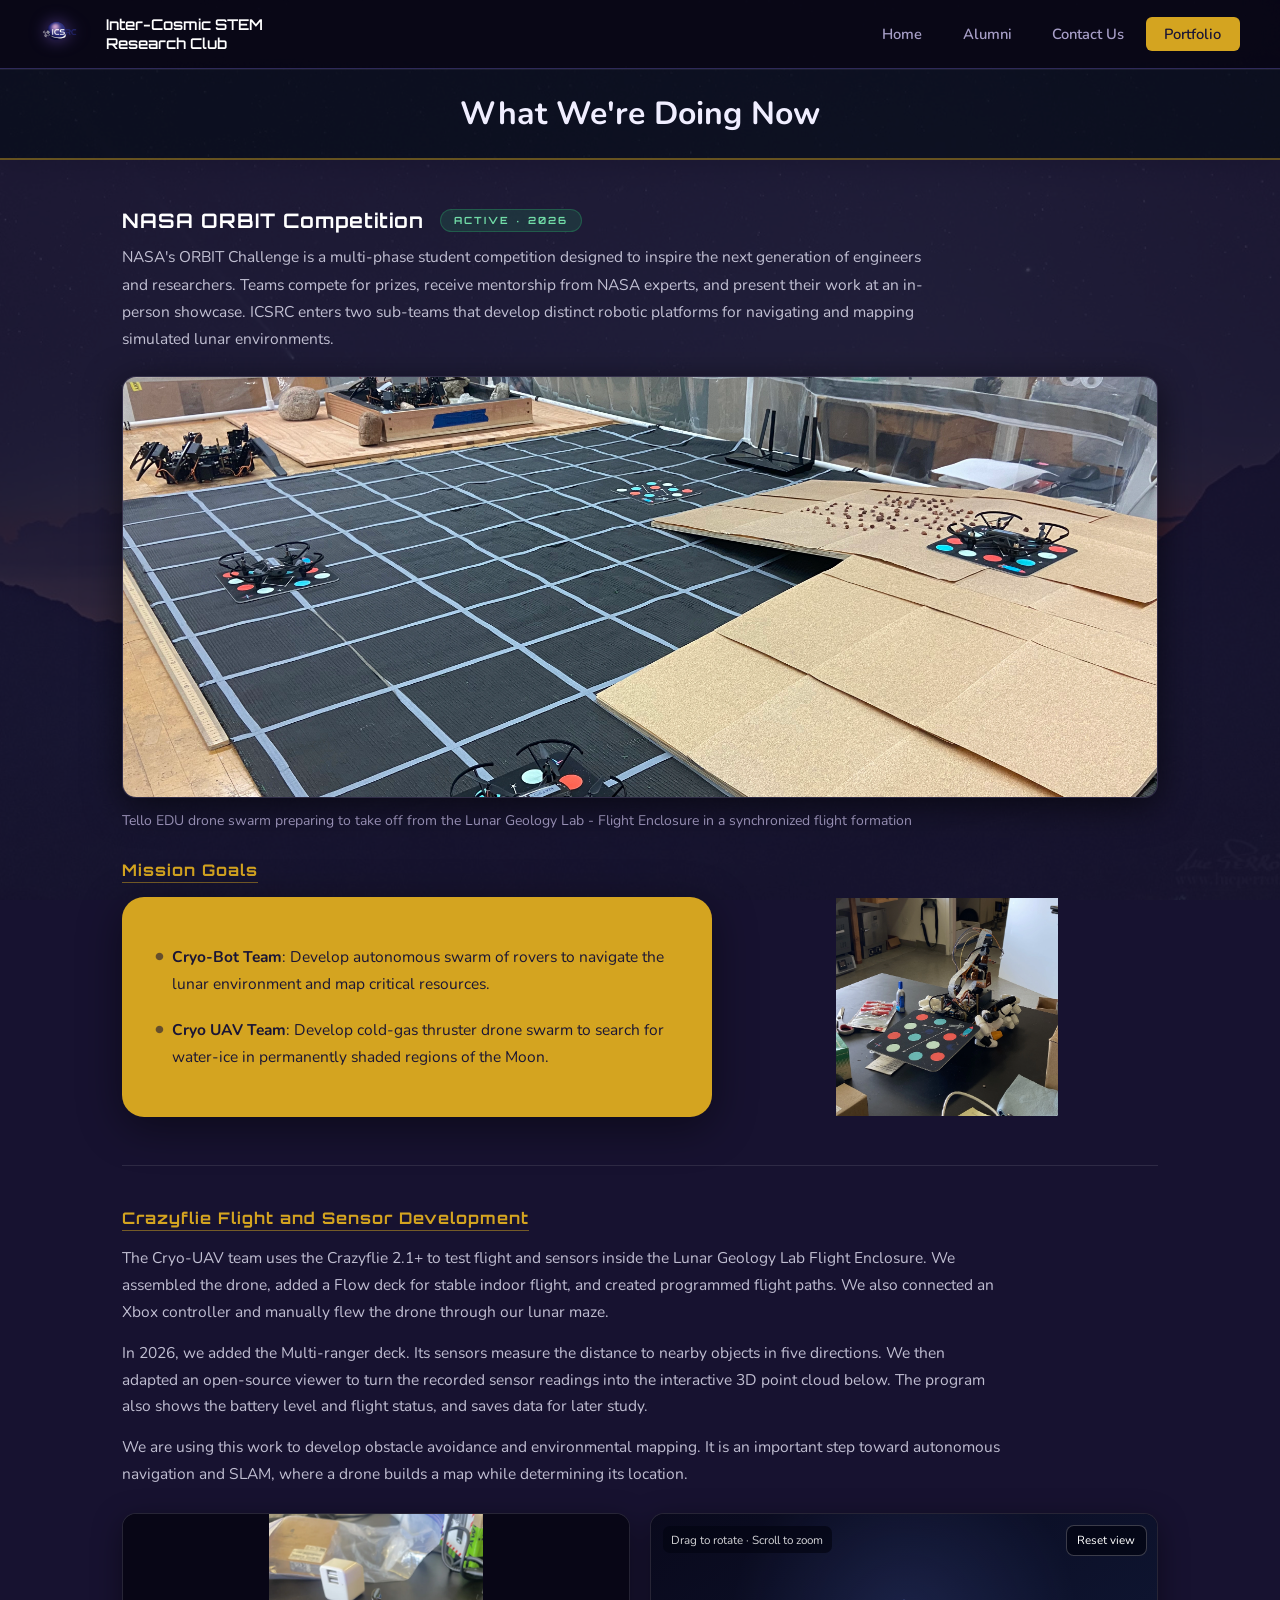
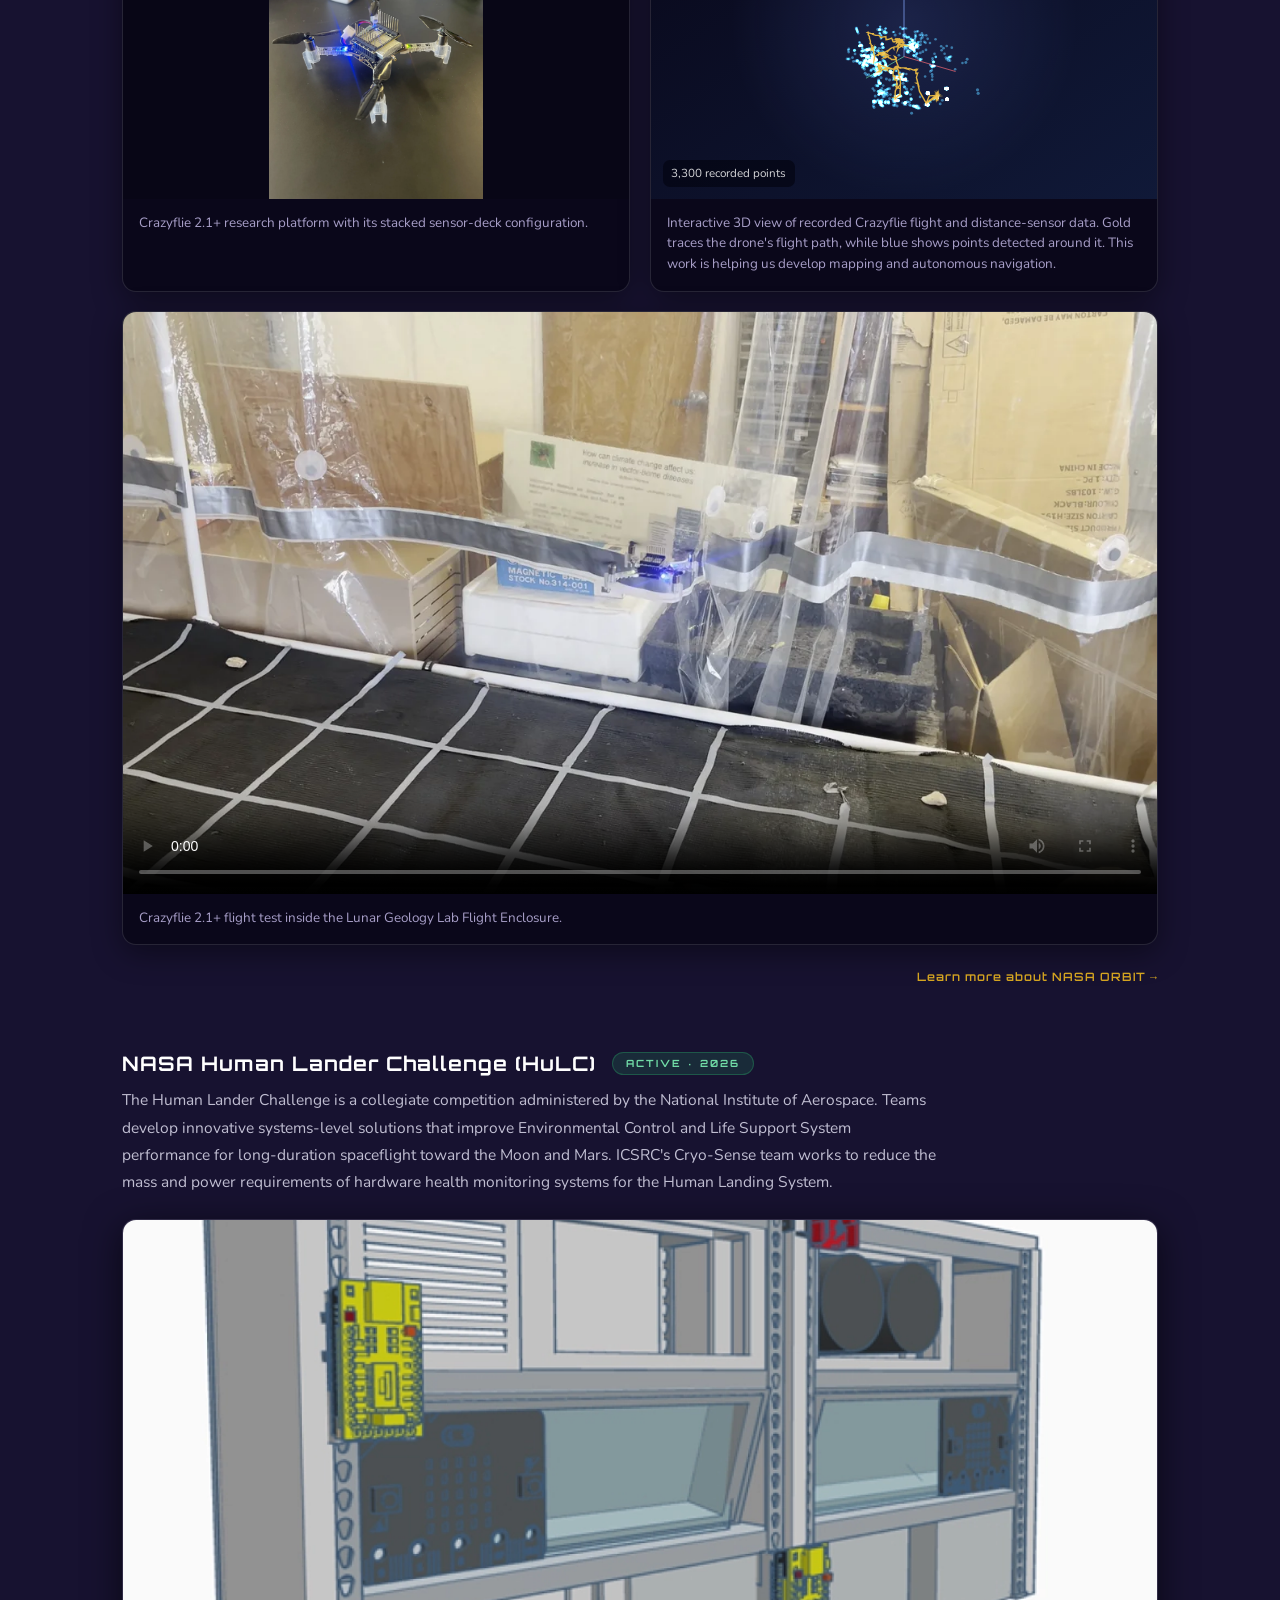
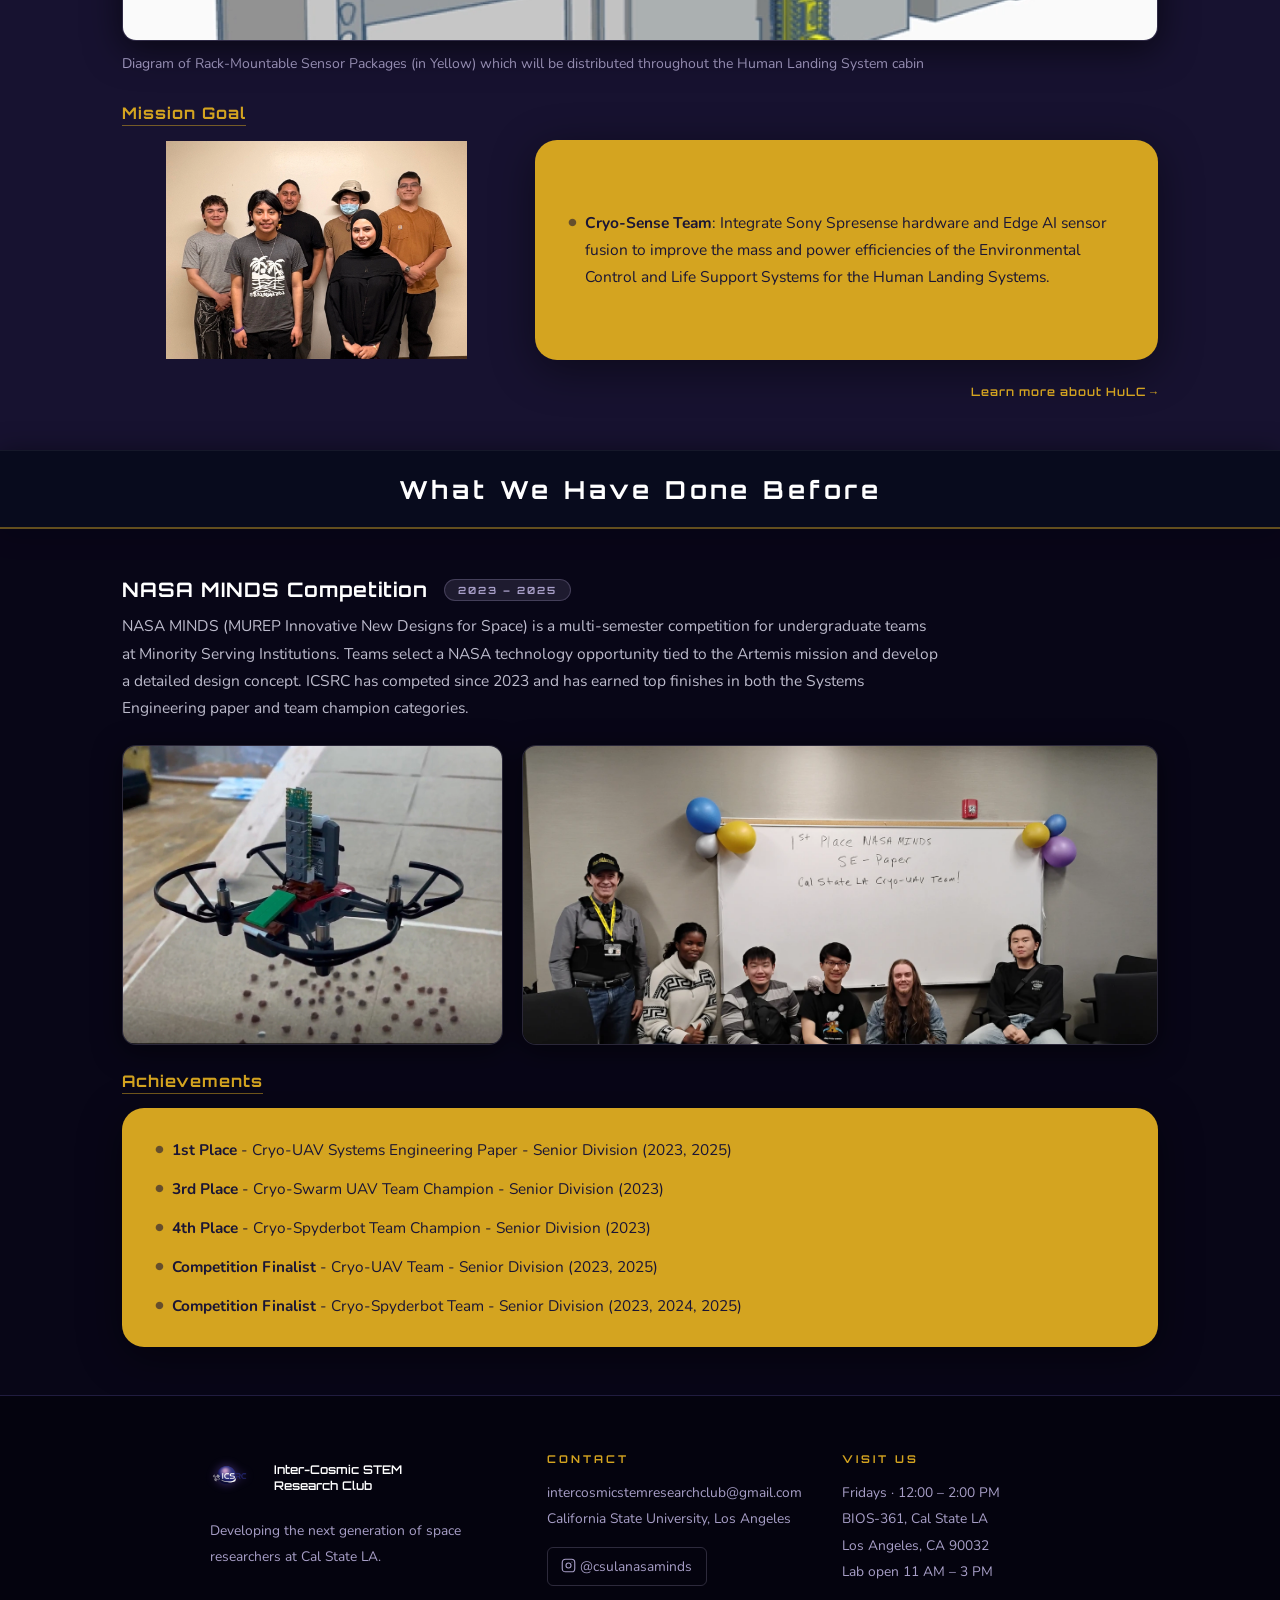
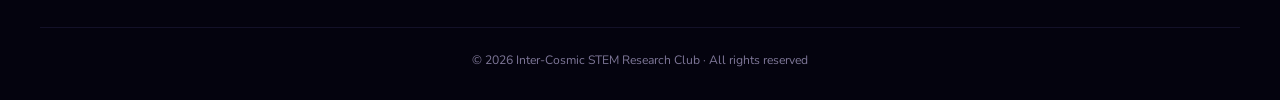
<file: portfolio.html>
<!DOCTYPE html>
<html lang="en">
<head>
  <meta charset="UTF-8">
  <meta name="viewport" content="width=device-width, initial-scale=1.0">

  <!-- Google tag (gtag.js) -->
  <script async src="https://www.googletagmanager.com/gtag/js?id=G-5B4QP117YL"></script>
  <script>
    window.dataLayer = window.dataLayer || [];
    function gtag(){dataLayer.push(arguments);}
    gtag('js', new Date());
    gtag('config', 'G-5B4QP117YL');
  </script>
  <meta name="description" content="Explore Cal State LA ICSRC projects in NASA ORBIT, HuLC, NASA MINDS, Crazyflie flight research, robotics, and lunar exploration.">
  <meta name="keywords" content="ICSRC, Inter-Cosmic STEM Research Club, Cal State LA, CSULA, NASA MINDS, NASA ORBIT, HuLC, Human Lander Challenge, Cryo-UAV, Crazyflie, Multi-ranger, point cloud, drone swarm, Cryo-Bot, Cryo-Sense, lunar rover, robotics, undergraduate research, aerospace engineering">
<meta property="og:type" content="website">
<meta property="og:site_name" content="Inter-Cosmic STEM Research Club">
<meta property="og:title" content="Projects Portfolio – Inter-Cosmic STEM Research Club">
<meta property="og:description" content="Explore our NASA competition projects, Crazyflie flight research, robotics, and lunar exploration work.">
<meta property="og:url" content="https://nasa-minds-icsrc.github.io/IC-SRC-Website/portfolio.html">
<meta property="og:image" content="https://nasa-minds-icsrc.github.io/IC-SRC-Website/images/nasa-minds-award.webp">
<meta name="twitter:card" content="summary_large_image">
<meta name="twitter:title" content="Projects Portfolio – Inter-Cosmic STEM Research Club">
<meta name="twitter:description" content="Explore our NASA competition projects, Crazyflie flight research, robotics, and lunar exploration work.">
<meta name="twitter:image" content="https://nasa-minds-icsrc.github.io/IC-SRC-Website/images/nasa-minds-award.webp">
<link rel="canonical" href="https://nasa-minds-icsrc.github.io/IC-SRC-Website/portfolio.html">
  <title>Projects Portfolio – Inter-Cosmic STEM Research Club</title>

  <link rel="apple-touch-icon" sizes="180x180" href="./favicon_io/apple-touch-icon.png">
  <link rel="icon" type="image/png" sizes="192x192" href="./favicon_io/android-chrome-192x192.png">
  <link rel="icon" type="image/png" sizes="32x32" href="./favicon_io/favicon-32x32.png">
  <link rel="icon" type="image/png" sizes="16x16" href="./favicon_io/favicon-16x16.png">
  <link rel="manifest" href="./favicon_io/site.webmanifest">

  <link rel="preload" as="image" href="portfolio-images/panstarrs-background.jpg" fetchpriority="high">
  <link rel="preconnect" href="https://fonts.googleapis.com">
  <link rel="preconnect" href="https://fonts.gstatic.com" crossorigin>
  <link rel="preload" href="https://fonts.googleapis.com/css2?family=Orbitron:wght@400;600;700;900&family=Nunito:wght@300;400;600;700&display=swap" as="style" onload="this.onload=null;this.rel='stylesheet'">
  <noscript><link rel="stylesheet" href="https://fonts.googleapis.com/css2?family=Orbitron:wght@400;600;700;900&family=Nunito:wght@300;400;600;700&display=swap"></noscript>

  <link rel="icon" href="images/logo.webp" type="image/webp">
  <link rel="stylesheet" href="shared.css">
  <style>
    body {
      background: url('portfolio-images/panstarrs-background.jpg') center/cover fixed no-repeat;
      background-color: var(--deep-navy);
    }

    /* ── IMAGE SKELETON & FADE-IN ── */
    @keyframes shimmer {
      0%   { transform: translateX(-100%); }
      100% { transform: translateX(100%); }
    }

    .project-photo::before,
    .side-photo::before {
      content: '';
      position: absolute;
      inset: 0;
      background: linear-gradient(
        90deg,
        transparent 0%,
        rgba(80, 65, 160, 0.4) 50%,
        transparent 100%
      );
      animation: shimmer 1.6s infinite linear;
      border-radius: inherit;
      pointer-events: none;
      transition: opacity 0.4s ease;
    }

    .project-photo.img-loaded::before,
    .side-photo.img-loaded::before {
      opacity: 0;
      animation: none;
    }

    .project-photo img {
      position: relative;
    }

    .project-photo img,
    .side-photo img {
      opacity: 0;
      transition: opacity 0.5s ease;
    }
    .project-photo img.loaded,
    .side-photo img.loaded {
      opacity: 1;
    }


    /* ── SECTION WRAPPERS ── */
    .section-wrap { position: relative; z-index: 1; }
    .section-wrap.navy { background: var(--section-navy); }
    .section-wrap.dark { background: var(--section-dark); }

    /* ── PORTFOLIO BANNERS ── */
    .portfolio-banner {
      position: relative;
      z-index: 1;
      text-align: center;
      padding: 1.4rem 2rem;
      background: rgba(8, 12, 30, 0.88);
      border-top: 1px solid rgba(255,255,255,0.06);
      border-bottom: 2px solid rgba(212, 164, 32, 0.45);
      box-shadow: 0 4px 28px rgba(0,0,0,0.5);
    }
    .portfolio-banner h2 {
      font-family: 'Orbitron', monospace;
      font-size: clamp(1.05rem, 2.4vw, 1.55rem);
      font-weight: 700;
      color: #fff;
      letter-spacing: 4px;
    }

    /* ── CONTENT WRAPPER ── */
    .portfolio-content {
      max-width: 1100px;
      margin: 0 auto;
      padding: 3rem 2rem 0.5rem;
    }

    /* ── PROJECT BLOCKS ── */
    .project-block { margin-bottom: 4rem; }
    .project-block:last-child { margin-bottom: 2.5rem; }

    /* ── PROJECT HEADER (title + badge row) ── */
    .project-header {
      display: flex;
      align-items: center;
      gap: 1rem;
      flex-wrap: wrap;
      margin-bottom: 0.65rem;
    }
    .project-header.centered { justify-content: center; }

    /* ── PROJECT TITLES ── */
    .project-title {
      font-family: 'Orbitron', monospace;
      font-weight: 700;
      font-size: clamp(0.95rem, 2vw, 1.25rem);
      color: #fff;
      letter-spacing: 1px;
      margin-bottom: 0;
    }

    /* ── STATUS BADGES ── */
    .status-badge {
      font-family: 'Orbitron', monospace;
      font-size: 0.62rem;
      font-weight: 700;
      letter-spacing: 2px;
      text-transform: uppercase;
      padding: 0.25rem 0.8rem;
      border-radius: 20px;
      white-space: nowrap;
      flex-shrink: 0;
    }
    .status-active {
      background: rgba(40, 160, 100, 0.18);
      color: #72dda8;
      border: 1px solid rgba(40, 160, 100, 0.38);
    }
    .status-past {
      background: rgba(168, 159, 200, 0.14);
      color: #a89fc8;
      border: 1px solid rgba(168, 159, 200, 0.28);
    }

    /* ── PROJECT INTRO BLURB ── */
    .project-intro {
      font-size: 0.97rem;
      line-height: 1.75;
      color: rgba(240, 238, 255, 0.78);
      margin-bottom: 1.5rem;
      max-width: 820px;
    }
    .project-intro.centered { text-align: center; margin-left: auto; margin-right: auto; }

    /* ── LEARN MORE LINK ── */
    .learn-more {
      margin-top: 1.25rem;
      text-align: right;
    }
    .learn-more a {
      font-family: 'Orbitron', monospace;
      font-size: 0.72rem;
      font-weight: 600;
      letter-spacing: 1px;
      color: var(--gold);
      text-decoration: none;
      transition: color 0.2s;
    }
    .learn-more a:hover { color: var(--gold-hover); }

    /* ── SUBHEADINGS ── */
    .subheading {
      font-family: 'Orbitron', monospace;
      font-size: clamp(0.82rem, 1.7vw, 1rem);
      color: var(--gold);
      display: inline-block;
      text-decoration: underline;
      text-underline-offset: 6px;
      text-decoration-color: rgba(212,164,32,0.5);
      margin-bottom: 1.1rem;
      letter-spacing: 1px;
    }
    .subheading.centered { display: block; text-align: center; }

    /* ── PROJECT HERO PHOTO ── */
    .project-photo {
      border-radius: 14px;
      overflow: hidden;
      border: 1px solid rgba(255,255,255,0.1);
      box-shadow: 0 8px 36px rgba(0,0,0,0.6);
      margin-bottom: 0.75rem;
      background: rgba(26,21,53,0.5);
      position: relative;
    }
    .project-photo img {
      width: 100%;
      height: auto;
      max-height: 420px;
      object-fit: cover;
      display: block;
    }
    .photo-caption {
      font-size: 0.875rem;
      color: var(--text-muted);
      line-height: 1.55;
      margin-bottom: 1.75rem;
    }
    .photo-caption.centered { text-align: center; }

    /* ── MISSION ROWS (CSS Grid, no Bootstrap) ── */
    .mission-row {
      display: grid;
      gap: 1.5rem;
      align-items: stretch;
    }
    .mission-row.orbit { grid-template-columns: 7fr 5fr; }
    .mission-row.hulc  { grid-template-columns: 5fr 8fr; }

    /* ── SIDE PHOTO ── */
    .side-photo {
      border-radius: 14px;
      overflow: hidden;
      border: 1px solid rgba(255,255,255,0.12);
      box-shadow: 0 6px 28px rgba(0,0,0,0.55);
      background: rgba(13, 11, 30, 0.85);
      position: relative;
      min-height: 220px;
    }
    .side-photo img {
      position: absolute;
      inset: 0;
      width: 100%;
      height: 100%;
      object-fit: cover;
      object-position: center center;
      image-orientation: from-image;
    }
    /* Mission-row side photos: contain shows the full subject */
    .mission-row .side-photo img {
      object-fit: contain;
    }
    /* Remove the dark panel so letterboxing blends into the section background */
    .mission-row .side-photo {
      background: transparent;
      border-color: transparent;
      box-shadow: none;
    }

    /* ── MISSION CARD (gold) ── */
    .mission-card {
      background: var(--gold);
      border-radius: 22px;
      padding: 1.8rem 2rem;
      color: #1a1535;
      box-shadow: 0 10px 44px rgba(0,0,0,0.45);
      display: flex;
      flex-direction: column;
      justify-content: center;
    }
    .mission-card ul {
      list-style: none;
      padding: 0;
      margin: 0;
    }
    .mission-card ul li {
      position: relative;
      padding-left: 1.1rem;
      margin-bottom: 1.25rem;
      font-size: 0.97rem;
      line-height: 1.72;
      color: #1a1535;
    }
    .mission-card ul li:last-child { margin-bottom: 0; }
    .mission-card ul li::before {
      content: "•";
      position: absolute;
      left: 0;
      top: 0;
      font-size: 1.3rem;
      line-height: 1.45rem;
      color: rgba(26,21,53,0.6);
    }

    /* ── CRAZYFLIE FEATURE ── */
    .crazyflie-feature {
      margin-top: 3rem;
      padding-top: 2.6rem;
      border-top: 1px solid rgba(255,255,255,0.1);
    }
    .crazyflie-copy {
      max-width: 880px;
      margin-bottom: 1.6rem;
    }
    .crazyflie-copy p {
      color: rgba(240, 238, 255, 0.78);
      font-size: 0.97rem;
      line-height: 1.72;
      margin-bottom: 0.9rem;
    }
    .crazyflie-copy p:last-child { margin-bottom: 0; }
    .crazyflie-media-grid {
      display: grid;
      grid-template-columns: repeat(2, minmax(0, 1fr));
      gap: 1.2rem;
      align-items: stretch;
    }
    .crazyflie-media-card {
      margin: 0;
      min-width: 0;
      overflow: hidden;
      border-radius: 14px;
      border: 1px solid rgba(255,255,255,0.12);
      background: rgba(8, 6, 22, 0.82);
      box-shadow: 0 8px 30px rgba(0,0,0,0.42);
      display: flex;
      flex-direction: column;
    }
    .crazyflie-media-card.wide { grid-column: 1 / -1; }
    .crazyflie-media-card > video {
      display: block;
      width: 100%;
      aspect-ratio: 16 / 9;
      object-fit: cover;
      background: #080616;
    }
    .crazyflie-media-card > video { max-height: 620px; }
    .crazyflie-photo-stage {
      position: relative;
      display: grid;
      place-items: center;
      width: 100%;
      aspect-ratio: 16 / 9;
      overflow: hidden;
      background: #080616;
    }
    .crazyflie-photo-stage img {
      position: absolute;
      inset: 0;
      display: block;
      width: 100%;
      height: 100%;
      object-fit: contain;
    }
    .crazyflie-media-card figcaption {
      padding: 0.85rem 1rem 1rem;
      color: var(--text-muted);
      font-size: 0.84rem;
      line-height: 1.55;
      flex: 1;
    }
    .pointcloud-stage {
      position: relative;
      width: 100%;
      aspect-ratio: 16 / 9;
      overflow: hidden;
      background:
        radial-gradient(circle at 50% 38%, rgba(67, 84, 155, 0.28), transparent 56%),
        linear-gradient(145deg, #09091c, #101938);
    }
    .pointcloud-stage canvas {
      display: block;
      width: 100%;
      height: 100%;
      cursor: grab;
      touch-action: none;
      outline-offset: -3px;
    }
    .pointcloud-stage canvas.dragging { cursor: grabbing; }
    .pointcloud-stage canvas:focus-visible { outline: 2px solid var(--gold); }
    .pointcloud-instruction,
    .pointcloud-status {
      position: absolute;
      left: 0.75rem;
      padding: 0.35rem 0.55rem;
      border-radius: 7px;
      background: rgba(3, 5, 18, 0.72);
      color: rgba(255,255,255,0.82);
      font-size: 0.73rem;
      pointer-events: none;
    }
    .pointcloud-instruction { top: 0.75rem; }
    .pointcloud-status { bottom: 0.75rem; }
    .pointcloud-reset {
      position: absolute;
      top: 0.65rem;
      right: 0.65rem;
      z-index: 2;
      padding: 0.42rem 0.65rem;
      border: 1px solid rgba(255,255,255,0.22);
      border-radius: 8px;
      background: rgba(3, 5, 18, 0.78);
      color: #fff;
      font: inherit;
      font-size: 0.73rem;
      cursor: pointer;
    }
    .pointcloud-reset:hover,
    .pointcloud-reset:focus-visible {
      border-color: var(--gold);
      color: var(--gold);
    }

    /* ── NASA MINDS TWO-PHOTO GRID ── */
    .two-photo-grid {
      display: grid;
      grid-template-columns: 0.75fr 1.25fr;
      gap: 1.2rem;
      margin-bottom: 1.6rem;
    }
    .two-photo-grid .side-photo { min-height: 300px; }
    /* Crop to show team members and whiteboard, reduce empty ceiling */
    .two-photo-grid .side-photo:last-child img {
      object-position: center 22%;
    }

    /* ── ACHIEVEMENT CARD (gold) ── */
    .achievement-card {
      background: var(--gold);
      border-radius: 22px;
      padding: 1.8rem 2rem;
      color: #1a1535;
      box-shadow: 0 10px 44px rgba(0,0,0,0.45);
    }
    .achievement-card ul {
      list-style: none;
      padding: 0;
      margin: 0;
    }
    .achievement-card ul li {
      position: relative;
      padding-left: 1.1rem;
      margin-bottom: 0.85rem;
      font-size: 0.96rem;
      line-height: 1.65;
      color: #1a1535;
    }
    .achievement-card ul li:last-child { margin-bottom: 0; }
    .achievement-card ul li::before {
      content: "•";
      position: absolute;
      left: 0;
      top: 0;
      font-size: 1.3rem;
      line-height: 1.45rem;
      color: rgba(26,21,53,0.6);
    }

    /* ── RESPONSIVE ── */
    @media (max-width: 767px) {
      /* On mobile, background-attachment: fixed is broken on iOS/Android.
         The body background alone stretches across a very tall page and
         sections cover it almost entirely. Instead, use body::before with
         position: fixed — this creates a true fixed background layer that
         works on mobile. brightness(1.5) makes the dark space image visible
         through the semi-transparent section overlays. */
      body {
        background-image: none;        /* remove the body-level image */
        background-color: transparent; /* let html's deep-navy show through instead,
                                          so body doesn't paint over the ::before layer */
        background-attachment: scroll;
      }
      body::before {
        content: '';
        position: fixed;
        inset: 0;
        z-index: -1;
        background: url('portfolio-images/panstarrs-background.jpg') center/cover no-repeat;
        filter: brightness(1.5) saturate(1.2);
      }
      /* Slightly more opaque sections on mobile so text is easier to read,
         while background still shows through clearly at brightness(1.5). */
      .section-wrap.navy  { background: rgba(26, 21, 53, 0.82); }
      .section-wrap.dark  { background: rgba(8,  6,  22, 0.84); }
      .section-wrap.slate { background: rgba(34, 46, 88, 0.82); }
      .portfolio-content { padding: 2rem 1.2rem 0.5rem; }
      .mission-row.orbit,
      .mission-row.hulc { grid-template-columns: 1fr; }
      .two-photo-grid { grid-template-columns: 1fr; }
      .crazyflie-media-grid { grid-template-columns: 1fr; }
      .crazyflie-media-card.wide { grid-column: auto; }
    }
  </style>

<script type="application/ld+json">
{
  "@context": "https://schema.org",
  "@graph": [
    {
      "@type": "EducationalOrganization",
      "@id": "https://nasa-minds-icsrc.github.io/IC-SRC-Website/#organization",
      "name": "Inter-Cosmic STEM Research Club",
      "alternateName": ["ICSRC", "IC-SRC"],
      "description": "Student research club at Cal State LA building robotic technologies for NASA competitions, including drone swarms, lunar rovers, and sensor systems.",
      "url": "https://nasa-minds-icsrc.github.io/IC-SRC-Website/",
      "award": "1st Place, NASA MINDS Systems Engineering Paper, Cal State LA Cryo-UAV Team (2023, 2025)",
      "sameAs": ["https://www.instagram.com/csulanasaminds/"],
      "memberOf": {
        "@type": "CollegeOrUniversity",
        "name": "California State University, Los Angeles",
        "alternateName": ["Cal State LA", "CSULA"],
        "url": "https://www.calstatela.edu/"
      }
    },
    {
      "@type": "BreadcrumbList",
      "itemListElement": [
        {
          "@type": "ListItem",
          "position": 1,
          "name": "Home",
          "item": "https://nasa-minds-icsrc.github.io/IC-SRC-Website/"
        },
        {
          "@type": "ListItem",
          "position": 2,
          "name": "Portfolio",
          "item": "https://nasa-minds-icsrc.github.io/IC-SRC-Website/portfolio.html"
        }
      ]
    }
  ]
}
</script>
</head>
<body>

<!-- ── NAV ── -->
<nav>
  <a href="index.html" class="nav-logo">
    <img
      class="nav-logo-img"
      src="images/logo.webp"
      alt="ICSRC Logo"
    />
    <span class="nav-title">Inter-Cosmic STEM<br>Research Club</span>
  </a>
  <div class="nav-links">
    <a href="index.html#home">Home</a>
    <a href="alumni.html">Alumni</a>
    <a href="contact.html">Contact Us</a>
    <a href="portfolio.html" class="active">Portfolio</a>
  </div>
</nav>

<main>

<!-- ════════════════════════════════════
     WHAT WE'RE DOING NOW
════════════════════════════════════ -->
<div class="portfolio-banner doing">
  <h1>What We're Doing Now</h1>
</div>

<section class="section-wrap navy">
  <div class="portfolio-content">

    <!-- ── NASA ORBIT Competition ── -->
    <div class="project-block reveal">
      <div class="project-header">
        <h3 class="project-title">NASA ORBIT Competition</h3>
        <span class="status-badge status-active">Active · 2026</span>
      </div>
      <p class="project-intro">
        NASA's ORBIT Challenge is a multi-phase student competition designed to inspire the next generation of engineers and researchers. Teams compete for prizes, receive mentorship from NASA experts, and present their work at an in-person showcase. ICSRC enters two sub-teams that develop distinct robotic platforms for navigating and mapping simulated lunar environments.
      </p>

      <div class="project-photo">
        <img
          src="portfolio-images/orbit-drone-swarm.webp"
          alt="Tello EDU drone swarm preparing to take off from the Lunar Geology Lab Flight Enclosure"
          loading="eager"
          decoding="async"
        />
      </div>
      <p class="photo-caption">Tello EDU drone swarm preparing to take off from the Lunar Geology Lab - Flight Enclosure in a synchronized flight formation</p>

      <h4 class="subheading">Mission Goals</h4>

      <div class="mission-row orbit">
        <div class="mission-card">
          <ul>
            <li>
              <strong>Cryo-Bot Team</strong>: Develop autonomous swarm of rovers to navigate the lunar environment and map critical resources.
            </li>
            <li>
              <strong>Cryo UAV Team</strong>: Develop cold-gas thruster drone swarm to search for water-ice in permanently shaded regions of the Moon.
            </li>
          </ul>
        </div>
        <div class="side-photo">
          <img
            src="portfolio-images/cryo-bot-rover.webp"
            alt="Cryo-Bot rover with robotic arm on mission launch pad"
            loading="lazy"
            decoding="async"
          />
        </div>
      </div>

      <section class="crazyflie-feature" aria-labelledby="crazyflie-title">
        <h4 class="subheading" id="crazyflie-title">Crazyflie Flight and Sensor Development</h4>
        <div class="crazyflie-copy">
          <p>
            The Cryo-UAV team uses the Crazyflie 2.1+ to test flight and sensors inside the Lunar Geology Lab Flight Enclosure. We assembled the drone, added a Flow deck for stable indoor flight, and created programmed flight paths. We also connected an Xbox controller and manually flew the drone through our lunar maze.
          </p>
          <p>
            In 2026, we added the Multi-ranger deck. Its sensors measure the distance to nearby objects in five directions. We then adapted an open-source viewer to turn the recorded sensor readings into the interactive 3D point cloud below. The program also shows the battery level and flight status, and saves data for later study.
          </p>
          <p>
            We are using this work to develop obstacle avoidance and environmental mapping. It is an important step toward autonomous navigation and SLAM, where a drone builds a map while determining its location.
          </p>
        </div>

        <div class="crazyflie-media-grid">
          <figure class="crazyflie-media-card">
            <div class="crazyflie-photo-stage">
              <img
                src="portfolio-images/crazyflie-hardware.webp"
                alt="Crazyflie 2.1+ equipped with stacked Flow and Multi-ranger sensor decks"
                loading="lazy"
                decoding="async"
              />
            </div>
            <figcaption>Crazyflie 2.1+ research platform with its stacked sensor-deck configuration.</figcaption>
          </figure>

          <figure class="crazyflie-media-card">
            <div class="pointcloud-stage">
              <canvas
                id="crazyflie-pointcloud"
                tabindex="0"
                aria-label="Interactive 3D view of recorded Crazyflie flight and distance-sensor data. Drag to rotate, use the mouse wheel or plus and minus keys to zoom, and press zero to reset the view."
                aria-describedby="crazyflie-pointcloud-caption"
              ></canvas>
              <button class="pointcloud-reset" id="pointcloud-reset" type="button">Reset view</button>
              <span class="pointcloud-instruction">Drag to rotate · Scroll to zoom</span>
              <span class="pointcloud-status" id="pointcloud-status" aria-live="polite">Loading flight data…</span>
            </div>
            <figcaption id="crazyflie-pointcloud-caption">Interactive 3D view of recorded Crazyflie flight and distance-sensor data. Gold traces the drone's flight path, while blue shows points detected around it. This work is helping us develop mapping and autonomous navigation.</figcaption>
          </figure>

          <figure class="crazyflie-media-card wide">
            <video
              controls
              playsinline
              preload="metadata"
              poster="portfolio-images/crazyflie-flight-poster.webp"
              aria-label="Crazyflie flight test inside the Lunar Geology Lab Flight Enclosure"
            >
              <source src="portfolio-images/crazyflie-flight.mp4" type="video/mp4" />
              Your browser does not support embedded MP4 video.
            </video>
            <figcaption>Crazyflie 2.1+ flight test inside the Lunar Geology Lab Flight Enclosure.</figcaption>
          </figure>
        </div>
      </section>

      <div class="learn-more">
        <a href="https://www.nasa.gov/directorates/stmd/prizes-challenges-crowdsourcing-program/center-of-excellence-for-collaborative-innovation-coeci/nasa-orbit-challenge-2026/" target="_blank" rel="noopener">Learn more about NASA ORBIT →</a>
      </div>
    </div>

    <!-- ── NASA Human Lander Challenge (HuLC) ── -->
    <div class="project-block reveal reveal-delay-1">
      <div class="project-header">
        <h3 class="project-title">NASA Human Lander Challenge (HuLC)</h3>
        <span class="status-badge status-active">Active · 2026</span>
      </div>
      <p class="project-intro">
        The Human Lander Challenge is a collegiate competition administered by the National Institute of Aerospace. Teams develop innovative systems-level solutions that improve Environmental Control and Life Support System performance for long-duration spaceflight toward the Moon and Mars. ICSRC's Cryo-Sense team works to reduce the mass and power requirements of hardware health monitoring systems for the Human Landing System.
      </p>

      <div class="project-photo">
        <img
          src="portfolio-images/hulc-sensor-diagram.webp"
          alt="Diagram of Rack-Mountable Sensor Packages distributed throughout the Human Landing System cabin"
          loading="lazy"
          decoding="async"
        />
      </div>
      <p class="photo-caption">Diagram of Rack-Mountable Sensor Packages (in Yellow) which will be distributed throughout the Human Landing System cabin</p>

      <h4 class="subheading">Mission Goal</h4>

      <div class="mission-row hulc">
        <div class="side-photo">
          <img
            src="portfolio-images/cryo-sense-team.webp"
            alt="Cryo-Sense Team photo"
            loading="lazy"
            decoding="async"
          />
        </div>
        <div class="mission-card">
          <ul>
            <li>
              <strong>Cryo-Sense Team</strong>: Integrate Sony Spresense hardware and Edge AI sensor fusion to improve the mass and power efficiencies of the Environmental Control and Life Support Systems for the Human Landing Systems.
            </li>
          </ul>
        </div>
      </div>

      <div class="learn-more">
        <a href="https://hulc.nianet.org/" target="_blank" rel="noopener">Learn more about HuLC →</a>
      </div>
    </div>

  </div>
</section>

<!-- ════════════════════════════════════
     WHAT WE HAVE DONE BEFORE
════════════════════════════════════ -->
<div class="portfolio-banner done">
  <h2>What We Have Done Before</h2>
</div>

<section class="section-wrap dark">
  <div class="portfolio-content">

    <!-- ── NASA MINDS Competition ── -->
    <div class="project-block reveal">
      <div class="project-header">
        <h3 class="project-title">NASA MINDS Competition</h3>
        <span class="status-badge status-past">2023 – 2025</span>
      </div>
      <p class="project-intro">
        NASA MINDS (MUREP Innovative New Designs for Space) is a multi-semester competition for undergraduate teams at Minority Serving Institutions. Teams select a NASA technology opportunity tied to the Artemis mission and develop a detailed design concept. ICSRC has competed since 2023 and has earned top finishes in both the Systems Engineering paper and team champion categories.
      </p>

      <div class="two-photo-grid">
        <div class="side-photo">
          <img
            src="portfolio-images/cryo-swarm-drone.webp"
            alt="Cryo-Swarm drone in flight at NASA MINDS competition"
            loading="lazy"
            decoding="async"
          />
        </div>
        <div class="side-photo">
          <img
            src="images/nasa-minds-award.webp"
            alt="Cryo-UAV Team celebrating 1st Place at NASA MINDS"
            loading="lazy"
            decoding="async"
          />
        </div>
      </div>

      <h4 class="subheading">Achievements</h4>

      <div class="achievement-card">
        <ul>
          <li><strong>1st Place</strong> - Cryo-UAV Systems Engineering Paper - Senior Division (2023, 2025)</li>
          <li><strong>3rd Place</strong> - Cryo-Swarm UAV Team Champion - Senior Division (2023)</li>
          <li><strong>4th Place</strong> - Cryo-Spyderbot Team Champion - Senior Division (2023)</li>
          <li><strong>Competition Finalist</strong> - Cryo-UAV Team - Senior Division (2023, 2025)</li>
          <li><strong>Competition Finalist</strong> - Cryo-Spyderbot Team - Senior Division (2023, 2024, 2025)</li>
        </ul>
      </div>
    </div>

  </div>
</section>

</main>

<!-- ── FOOTER ── -->
<footer>
  <div class="footer-inner">
    <div class="footer-col">
      <a href="index.html" class="footer-logo-wrap">
        <img
          src="images/logo.webp"
          alt="ICSRC Logo"
        />
        <span>Inter-Cosmic STEM<br>Research Club</span>
      </a>
      <p class="footer-tagline">Developing the next generation of space researchers at Cal State LA.</p>
    </div>
    <div class="footer-col">
      <h4>Contact</h4>
      <a href="mailto:intercosmicstemresearchclub@gmail.com">intercosmicstemresearchclub@gmail.com</a>
      <p>California State University, Los Angeles</p>
      <div class="footer-social" style="margin-top:0.9rem;">
        <a href="https://www.instagram.com/csulanasaminds/" target="_blank" rel="noopener">
          <svg aria-hidden="true" viewBox="0 0 24 24" fill="none" stroke="currentColor" stroke-width="1.8" stroke-linecap="round" stroke-linejoin="round">
            <rect x="2" y="2" width="20" height="20" rx="5" ry="5"/>
            <circle cx="12" cy="12" r="4"/>
            <circle cx="17.5" cy="6.5" r="0.8" fill="currentColor" stroke="none"/>
          </svg>
          @csulanasaminds
        </a>
      </div>
    </div>
    <div class="footer-col">
      <h4>Visit Us</h4>
      <p>Fridays · 12:00 – 2:00 PM<br>BIOS-361, Cal State LA<br>Los Angeles, CA 90032<br>Lab open 11 AM – 3 PM</p>
    </div>
  </div>
  <div class="footer-bottom">
    © 2026 Inter-Cosmic STEM Research Club · All rights reserved
  </div>
</footer>

<div id="page-veil"></div>

<script src="portfolio-data/crazyflie-pointcloud.js"></script>
<script>
// ── IMAGE SKELETON FADE-IN ──
document.querySelectorAll('.project-photo img, .side-photo img').forEach(img => {
  const container = img.parentElement;
  const markLoaded = () => {
    img.classList.add('loaded');
    container.classList.add('img-loaded');
  };
  if (img.complete && img.naturalWidth) markLoaded();
  else {
    img.addEventListener('load', markLoaded);
    img.addEventListener('error', markLoaded);
  }
});

// ── CRAZYFLIE INTERACTIVE POINT CLOUD ──
(() => {
  const canvas = document.getElementById('crazyflie-pointcloud');
  const resetButton = document.getElementById('pointcloud-reset');
  const status = document.getElementById('pointcloud-status');
  if (!canvas || !resetButton || !status) return;

  const context = canvas.getContext('2d');
  let positionPoints = [];
  let measurementPoints = [];
  let yaw = 0.62;
  let pitch = -0.42;
  let zoom = 1;
  let dragging = false;
  let lastX = 0;
  let lastY = 0;
  let frameRequested = false;

  const clamp = (value, min, max) => Math.max(min, Math.min(max, value));

  function resetView() {
    yaw = 0.62;
    pitch = -0.42;
    zoom = 1;
    requestDraw();
  }

  function resizeCanvas() {
    const ratio = Math.min(window.devicePixelRatio || 1, 2);
    const rect = canvas.getBoundingClientRect();
    const width = Math.max(1, Math.round(rect.width * ratio));
    const height = Math.max(1, Math.round(rect.height * ratio));
    if (canvas.width !== width || canvas.height !== height) {
      canvas.width = width;
      canvas.height = height;
    }
    requestDraw();
  }

  function rotate(point) {
    const [x, y, z] = point;
    const cy = Math.cos(yaw);
    const sy = Math.sin(yaw);
    const cp = Math.cos(pitch);
    const sp = Math.sin(pitch);
    const x1 = x * cy - y * sy;
    const y1 = x * sy + y * cy;
    return [x1, y1 * cp - z * sp, y1 * sp + z * cp];
  }

  function project(point, width, height) {
    const [x, depthAxis, vertical] = rotate(point);
    const cameraDistance = 2.4;
    const depth = Math.max(1.2, cameraDistance - depthAxis);
    const scale = Math.min(width, height) * 1.55 * zoom / depth;
    return {
      x: width / 2 + x * scale,
      y: height / 2 - vertical * scale,
      depth,
      size: clamp(3.3 * zoom / depth, 0.75, 2.6)
    };
  }

  function drawAxes(width, height) {
    const axes = [
      { end: [0.32, 0, 0], color: 'rgba(255,110,120,0.68)' },
      { end: [0, 0.32, 0], color: 'rgba(104,220,170,0.68)' },
      { end: [0, 0, 0.32], color: 'rgba(135,170,255,0.72)' }
    ];
    const origin = project([0, 0, 0], width, height);
    context.lineWidth = Math.max(1, window.devicePixelRatio || 1);
    axes.forEach(axis => {
      const end = project(axis.end, width, height);
      context.strokeStyle = axis.color;
      context.beginPath();
      context.moveTo(origin.x, origin.y);
      context.lineTo(end.x, end.y);
      context.stroke();
    });
  }

  function draw() {
    frameRequested = false;
    const width = canvas.width;
    const height = canvas.height;
    context.clearRect(0, 0, width, height);
    if (!measurementPoints.length) return;

    drawAxes(width, height);

    const projectedMeasurements = measurementPoints
      .map(point => project(point, width, height))
      .sort((a, b) => b.depth - a.depth);
    context.fillStyle = 'rgba(89, 198, 255, 0.54)';
    context.globalCompositeOperation = 'lighter';
    projectedMeasurements.forEach(point => {
      context.beginPath();
      context.arc(point.x, point.y, point.size, 0, Math.PI * 2);
      context.fill();
    });

    context.globalCompositeOperation = 'source-over';
    if (positionPoints.length > 1) {
      context.strokeStyle = 'rgba(242, 193, 68, 0.92)';
      context.lineWidth = Math.max(1.4, (window.devicePixelRatio || 1) * 1.1);
      context.beginPath();
      positionPoints.forEach((point, index) => {
        const projected = project(point, width, height);
        if (index === 0) context.moveTo(projected.x, projected.y);
        else context.lineTo(projected.x, projected.y);
      });
      context.stroke();
    }
  }

  function requestDraw() {
    if (frameRequested) return;
    frameRequested = true;
    requestAnimationFrame(draw);
  }

  canvas.addEventListener('pointerdown', event => {
    dragging = true;
    lastX = event.clientX;
    lastY = event.clientY;
    canvas.classList.add('dragging');
    canvas.setPointerCapture(event.pointerId);
  });

  canvas.addEventListener('pointermove', event => {
    if (!dragging) return;
    const dx = event.clientX - lastX;
    const dy = event.clientY - lastY;
    lastX = event.clientX;
    lastY = event.clientY;
    yaw += dx * 0.008;
    pitch = clamp(pitch + dy * 0.008, -1.35, 1.35);
    requestDraw();
  });

  function stopDragging(event) {
    if (!dragging) return;
    dragging = false;
    canvas.classList.remove('dragging');
    if (event && canvas.hasPointerCapture(event.pointerId)) {
      canvas.releasePointerCapture(event.pointerId);
    }
  }
  canvas.addEventListener('pointerup', stopDragging);
  canvas.addEventListener('pointercancel', stopDragging);

  canvas.addEventListener('wheel', event => {
    event.preventDefault();
    zoom = clamp(zoom * (event.deltaY > 0 ? 0.9 : 1.1), 0.55, 1.8);
    requestDraw();
  }, { passive: false });

  canvas.addEventListener('keydown', event => {
    let handled = true;
    if (event.key === 'ArrowLeft') yaw -= 0.12;
    else if (event.key === 'ArrowRight') yaw += 0.12;
    else if (event.key === 'ArrowUp') pitch = clamp(pitch - 0.1, -1.35, 1.35);
    else if (event.key === 'ArrowDown') pitch = clamp(pitch + 0.1, -1.35, 1.35);
    else if (event.key === '+' || event.key === '=') zoom = clamp(zoom * 1.1, 0.55, 1.8);
    else if (event.key === '-' || event.key === '_') zoom = clamp(zoom * 0.9, 0.55, 1.8);
    else if (event.key === '0') resetView();
    else handled = false;
    if (handled) {
      event.preventDefault();
      requestDraw();
    }
  });

  resetButton.addEventListener('click', resetView);
  new ResizeObserver(resizeCanvas).observe(canvas);

  const data = window.CRAZYFLIE_POINTCLOUD;
  if (data) {
      positionPoints = Array.isArray(data.position) ? data.position : [];
      measurementPoints = Array.isArray(data.measurement) ? data.measurement : [];
      status.textContent = `${(positionPoints.length + measurementPoints.length).toLocaleString()} recorded points`;
      resizeCanvas();
  } else {
    status.textContent = 'Flight-data visualization unavailable';
  }
})();

// ── SCROLL REVEAL ──
const revealEls = document.querySelectorAll('.reveal');
const observer = new IntersectionObserver(entries => {
  entries.forEach(e => {
    if (e.isIntersecting) {
      e.target.classList.add('visible');
      observer.unobserve(e.target);
    }
  });
}, { threshold: 0.01, rootMargin: '0px 0px 400px 0px' });
revealEls.forEach(el => observer.observe(el));

// Fallback: make everything visible after 1.5s in case observer doesn't fire
setTimeout(() => {
  document.querySelectorAll('.reveal:not(.visible)').forEach(el => el.classList.add('visible'));
}, 1500);

// ── PAGE TRANSITIONS ──
let navigating = false;
document.addEventListener('click', e => {
  if (navigating) return;
  const link = e.target.closest('a[href]');
  if (!link) return;
  const href = link.getAttribute('href');
  if (!href || href.startsWith('#') || href.startsWith('mailto:') || href.startsWith('http') || link.target === '_blank') return;
  e.preventDefault();
  navigating = true;
  const dest = link.href;
  const veil = document.getElementById('page-veil');
  veil.style.animation = 'veilIn 0.18s ease-in forwards';
  veil.addEventListener('animationend', () => { location.href = dest; }, { once: true });
});

</script>
</body>
</html>
</file>
<file: shared.css>
/* ── SHARED STYLES ─────────────────────────────────────────────────────────
   Loaded by all three pages. Page-specific backgrounds, section layouts,
   and component styles remain in each page's own <style> block.
   ────────────────────────────────────────────────────────────────────────── */

/* Reset */
*, *::before, *::after { box-sizing: border-box; margin: 0; padding: 0; }

/* CSS Variables */
:root {
  --deep-navy: #0d0b1e;
  --gold: #d4a420;
  --gold-hover: #e8bc40;
  --text-light: #f0eeff;
  --text-muted: #a89fc8;
  --section-navy: rgba(26, 21, 53, 0.80);
  --section-dark: rgba(8, 6, 22, 0.82);
  --section-slate: rgba(34, 46, 88, 0.78);
}

/* Base HTML */
html {
  scroll-behavior: smooth;
  scrollbar-color: rgba(168, 159, 200, 0.3) var(--deep-navy);
  scrollbar-width: thin;
  background-color: var(--deep-navy);
  overscroll-behavior: none;
}

/* Custom Scrollbar (WebKit) */
::-webkit-scrollbar { width: 10px; }
::-webkit-scrollbar-track { background: var(--deep-navy); }
::-webkit-scrollbar-thumb {
  background: rgba(168, 159, 200, 0.25);
  border-radius: 5px;
  border: 2px solid var(--deep-navy);
}
::-webkit-scrollbar-thumb:hover { background: var(--gold); }

/* Base Body — each page overrides background in its own <style> */
body {
  font-family: 'Nunito', sans-serif;
  color: var(--text-light);
  min-height: 100vh;
  overflow-x: hidden;
  background-color: var(--deep-navy);
}

/* ── SCROLL REVEAL ── */
.reveal {
  opacity: 0;
  transform: translateY(18px);
  transition: opacity 0.65s cubic-bezier(0.22, 1, 0.36, 1), transform 0.65s cubic-bezier(0.22, 1, 0.36, 1);
  will-change: opacity, transform;
}
.reveal.visible { opacity: 1; transform: translateY(0); }
.reveal-delay-1 { transition-delay: 0.1s; }
.reveal-delay-2 { transition-delay: 0.2s; }

/* ── NAV ── */
nav {
  position: sticky;
  top: 0;
  z-index: 100;
  background: rgba(8, 6, 22, 0.95);
  backdrop-filter: blur(16px);
  border-bottom: 1.5px solid rgba(106, 95, 192, 0.4);
  padding: 0.5rem 2.5rem;
  display: flex;
  align-items: center;
  gap: 1.5rem;
}

.nav-logo {
  display: flex;
  align-items: center;
  gap: 0.85rem;
  text-decoration: none;
}

.nav-logo-img {
  width: 52px;
  height: 52px;
  object-fit: contain;
  flex-shrink: 0;
  filter: drop-shadow(0 0 8px rgba(150,110,255,0.5));
}

.nav-title {
  font-family: 'Orbitron', monospace;
  font-size: 0.93rem;
  font-weight: 600;
  color: #fff;
  line-height: 1.3;
}

.nav-links { display: flex; gap: 0.2rem; margin-left: auto; }

.nav-links a {
  font-size: 0.92rem;
  font-weight: 600;
  color: #a89fc8;
  text-decoration: none;
  padding: 0.38rem 1.1rem;
  border-radius: 6px;
  border: 1px solid transparent;
  transition: all 0.2s;
}
.nav-links a:hover { color: #fff; border-color: rgba(106,95,192,0.6); }
.nav-links a.active { background: var(--gold); color: #1a1535; border-color: transparent; }

/* ── FOOTER ── */
footer {
  position: relative; z-index: 1;
  background: rgba(5, 4, 14, 0.97);
  border-top: 1.5px solid rgba(106,95,192,0.28);
  padding: 3.5rem 2.5rem 2rem;
  color: var(--text-muted);
}

.footer-inner {
  max-width: 860px; margin: 0 auto 2.5rem;
  display: grid; grid-template-columns: 1.3fr 1fr 1fr; gap: 2.5rem;
}

.footer-logo-wrap {
  display: flex; align-items: center; gap: 0.75rem;
  margin-bottom: 0.9rem; text-decoration: none;
}
.footer-logo-wrap img { width: 52px; height: 52px; object-fit: contain; filter: drop-shadow(0 0 5px rgba(150,110,255,0.4)); }
.footer-logo-wrap span { font-family: 'Orbitron', monospace; font-size: 0.75rem; font-weight: 600; color: #fff; line-height: 1.3; }

.footer-tagline { font-size: 0.84rem; line-height: 1.72; color: var(--text-muted); margin-bottom: 1rem; }

.footer-col h4 {
  font-family: 'Orbitron', monospace; font-size: 0.67rem;
  letter-spacing: 3px; text-transform: uppercase;
  color: var(--gold); margin-bottom: 0.9rem;
}
.footer-col p, .footer-col a:not(.footer-logo-wrap) {
  font-size: 0.86rem; line-height: 1.9;
  color: var(--text-muted); text-decoration: none; display: block;
}
.footer-col a:hover { color: #fff; }

.footer-social { display: flex; gap: 0.75rem; margin-top: 0.5rem; }
.footer-social a {
  display: inline-flex; align-items: center; gap: 0.45rem;
  font-size: 0.84rem; color: var(--text-muted); text-decoration: none;
  border: 1px solid rgba(168,159,200,0.25); border-radius: 6px;
  padding: 0.35rem 0.85rem; transition: all 0.2s;
}
.footer-social a:hover { color: #fff; border-color: rgba(212,164,32,0.5); background: rgba(212,164,32,0.08); }
.footer-social svg { width: 15px; height: 15px; flex-shrink: 0; position: relative; top: 2px; }

.footer-bottom {
  text-align: center; border-top: 1px solid rgba(106,95,192,0.15);
  padding-top: 1.5rem; font-size: 0.76rem; color: rgba(168,159,200,0.75);
}

/* ── RESPONSIVE (nav + footer only) ── */
@media (max-width: 767px) {
  nav { flex-wrap: wrap; padding: 0.5rem 1rem; }
  .nav-links { margin-left: 0; width: 100%; justify-content: center; }
  .nav-links a { padding: 0.38rem 0.5rem; font-size: 0.8rem; }
  .footer-inner { grid-template-columns: 1fr; }
}

/* ── PAGE VEIL ── */
#page-veil {
  position: fixed;
  inset: 0;
  z-index: 9999;
  background: var(--deep-navy);
  pointer-events: none;
  animation: veilOut 0.22s 0.04s ease-out forwards;
}
@keyframes veilOut { from { opacity: 1; } to { opacity: 0; } }
@keyframes veilIn  { from { opacity: 0; } to { opacity: 1; } }

/* ── MOBILE SECTION OPACITY ─────────────────────────────────────────────────
   On mobile, background-attachment switches to scroll, meaning section
   overlays can hide the page background. Reducing opacity lets the photo
   or starfield background show through more on small screens.
   ────────────────────────────────────────────────────────────────────────── */
@media (max-width: 767px) {
  :root {
    --section-navy: rgba(26, 21, 53, 0.70);
    --section-dark: rgba(8, 6, 22, 0.74);
    --section-slate: rgba(34, 46, 88, 0.68);
  }
}
</file>
